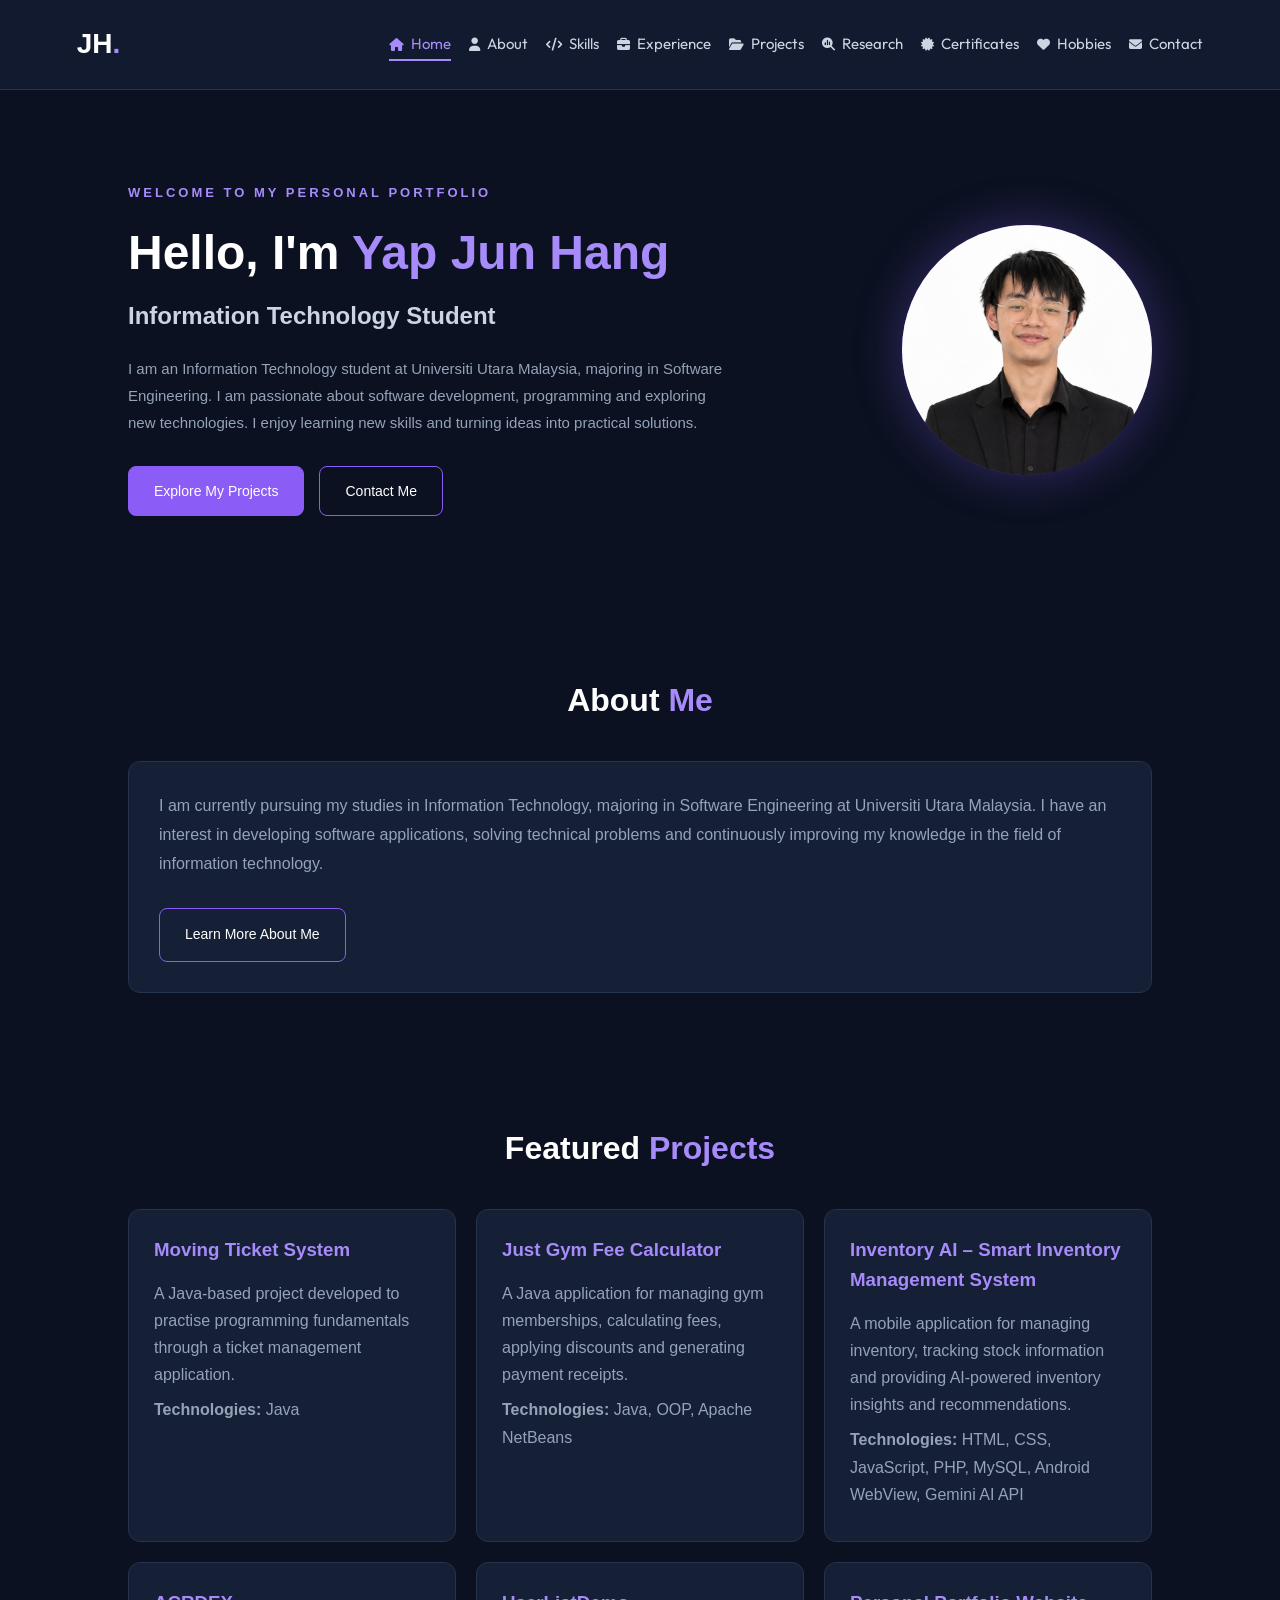
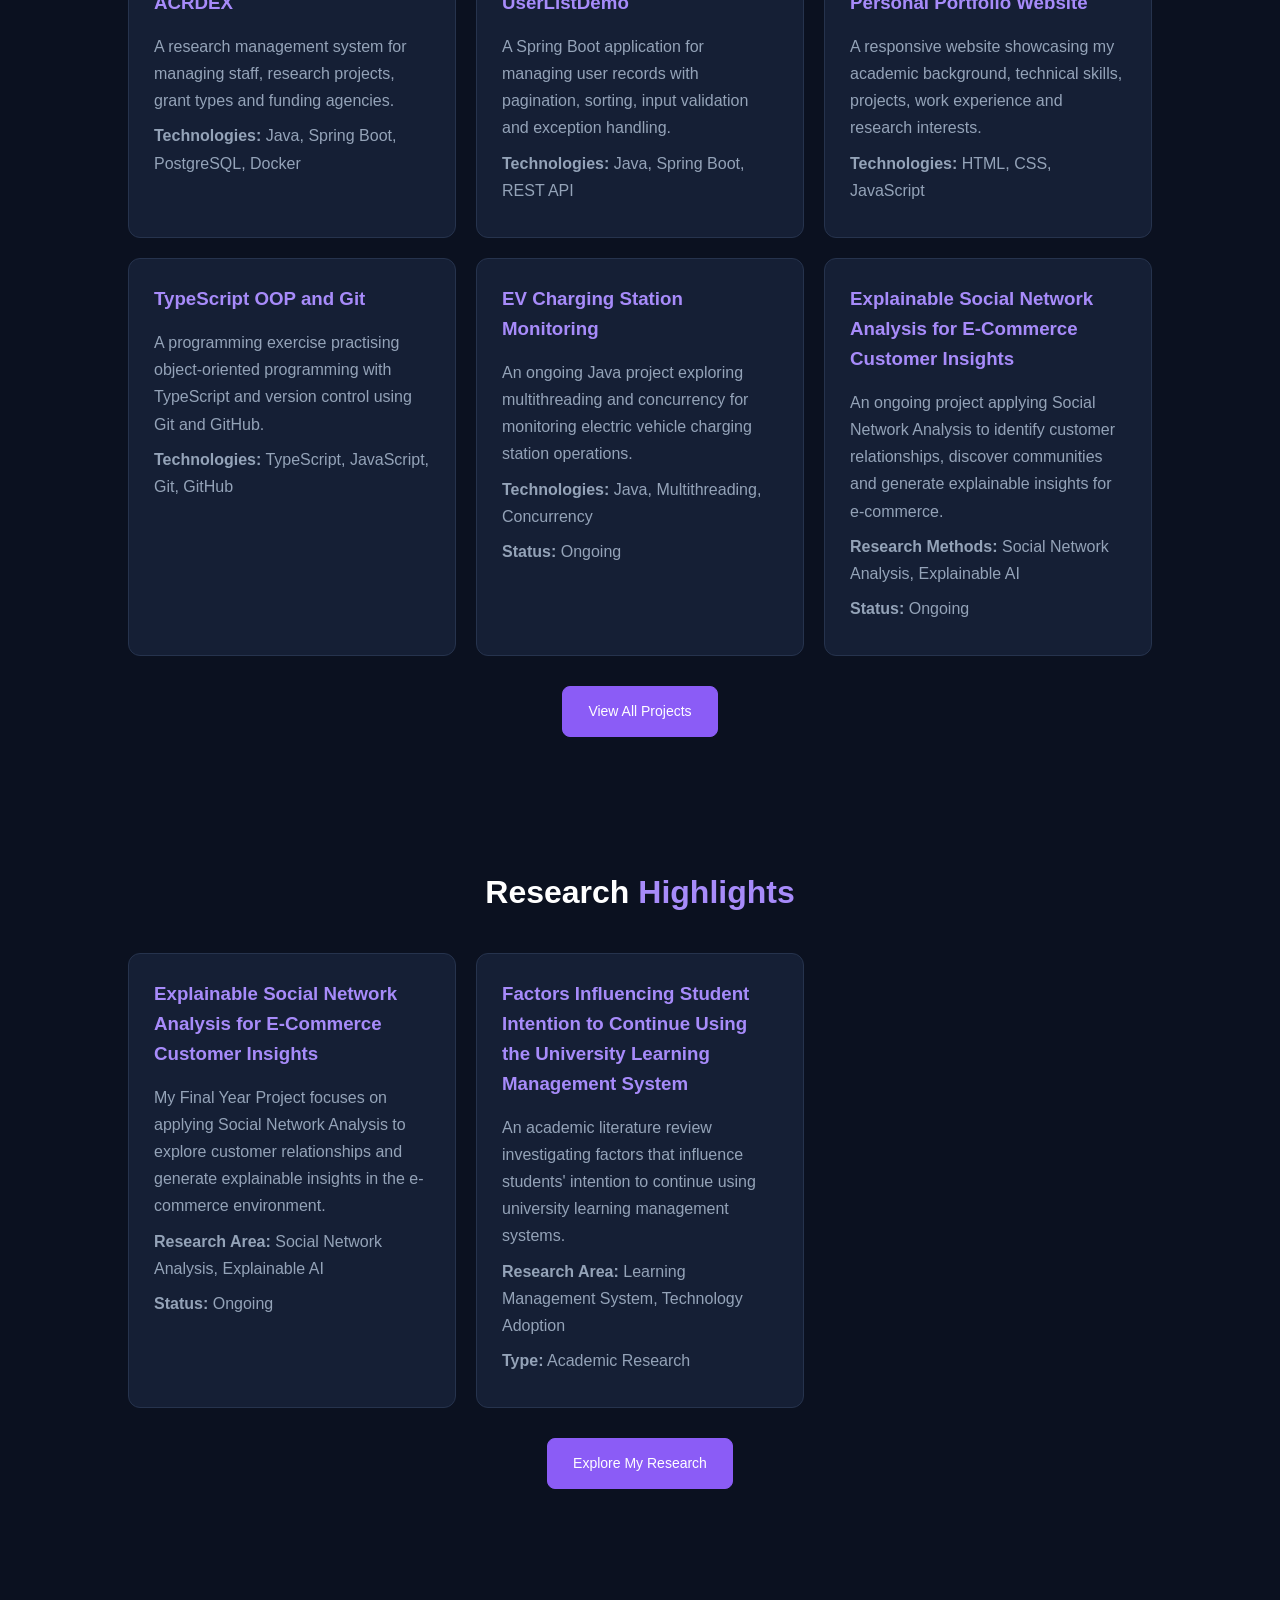
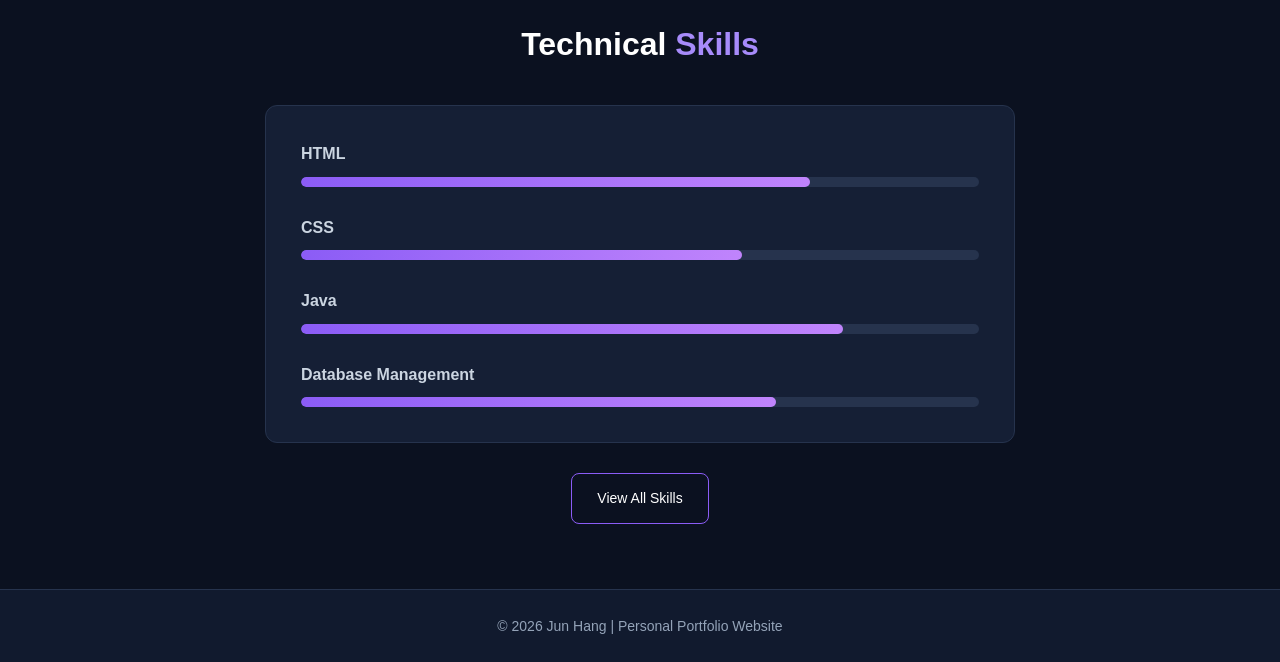
<file: index.html>
<!DOCTYPE html>
<html lang="en">
<head>
    <meta charset="UTF-8">
    <meta name="viewport" content="width=device-width, initial-scale=1.0">

    <meta name="description" content="Personal portfolio of Jun Hang, an Information Technology student majoring in Software Engineering at Universiti Utara Malaysia.">

    <title>Home | Jun Hang Portfolio</title>

    <link rel="stylesheet" href="style.css">
    <link rel="stylesheet" href="https://cdnjs.cloudflare.com/ajax/libs/font-awesome/6.5.2/css/all.min.css">
    <link rel="icon" type="image/svg+xml" href="favicon.svg">
</head>

<body>

<header class="navbar">
    <a href="index.html" class="logo">JH<span>.</span></a>

    <nav>
        <a href="index.html" class="active">
            <i class="fa-solid fa-house"></i> Home
        </a>

        <a href="about.html">
            <i class="fa-solid fa-user"></i> About
        </a>

        <a href="skills.html">
            <i class="fa-solid fa-code"></i> Skills
        </a>

        <a href="experience.html">
            <i class="fa-solid fa-briefcase"></i> Experience
        </a>

        <a href="projects.html">
            <i class="fa-solid fa-folder-open"></i> Projects
        </a>

        <a href="research.html">
            <i class="fa-solid fa-magnifying-glass-chart"></i> Research
        </a>

        <a href="certifications.html">
            <i class="fa-solid fa-certificate"></i> Certificates
        </a>

        <a href="hobbies.html">
            <i class="fa-solid fa-heart"></i> Hobbies
        </a>

        <a href="contact.html">
            <i class="fa-solid fa-envelope"></i> Contact
        </a>
    </nav>
</header>


<!-- Hero Section -->
<section class="hero reveal">

    <div class="hero-text">

        <p class="welcome">WELCOME TO MY PERSONAL PORTFOLIO</p>

        <h1>Hello, I'm <span>Yap Jun Hang</span></h1>

        <h2>Information Technology Student</h2>

        <p class="description">
            I am an Information Technology student at
            Universiti Utara Malaysia, majoring in Software
            Engineering. I am passionate about software
            development, programming and exploring new
            technologies. I enjoy learning new skills and
            turning ideas into practical solutions.
        </p>

        <div class="hero-buttons">

            <a href="projects.html" class="btn">
                Explore My Projects
            </a>

            <a href="contact.html" class="btn btn-outline">
                Contact Me
            </a>

        </div>

    </div>


    <!-- Profile Section -->
    <div class="hero-image">

        <div class="profile-circle">
            <img src="images/profile.JPG" alt="Jun Hang's Profile Photo">
        </div>

    </div>

</section>


<!-- About Me Preview -->
<section class="section reveal" id="about-preview">

    <h2>About <span>Me</span></h2>

    <div class="about-card">

        <p>
            I am currently pursuing my studies in Information
            Technology, majoring in Software Engineering at
            Universiti Utara Malaysia. I have an interest in
            developing software applications, solving technical
            problems and continuously improving my knowledge
            in the field of information technology.
        </p>

        <div class="hero-buttons">

            <a href="about.html" class="btn btn-outline">
                Learn More About Me
            </a>

        </div>

    </div>

</section>


<!-- Featured Projects -->
<section class="section reveal" id="projects-preview">

    <h2>Featured <span>Projects</span></h2>

    <div class="card-container">

        <!-- Project 1: Moving Ticket System -->
        <div class="card">
            <h3>Moving Ticket System</h3>

            <p>
                A Java-based project developed to practise
                programming fundamentals through a ticket
                management application.
            </p>

            <p>
                <strong>Technologies:</strong> Java
            </p>
        </div>


        <!-- Project 2: Just Gym Fee Calculator -->
        <div class="card">
            <h3>Just Gym Fee Calculator</h3>

            <p>
                A Java application for managing gym memberships,
                calculating fees, applying discounts and
                generating payment receipts.
            </p>

            <p>
                <strong>Technologies:</strong>
                Java, OOP, Apache NetBeans
            </p>
        </div>


        <!-- Project 3: Inventory AI -->
        <div class="card">
            <h3>Inventory AI – Smart Inventory Management System</h3>

            <p>
                A mobile application for managing inventory,
                tracking stock information and providing
                AI-powered inventory insights and recommendations.
            </p>

            <p>
                <strong>Technologies:</strong>
                HTML, CSS, JavaScript, PHP, MySQL, Android WebView,
                Gemini AI API
            </p>
        </div>


        <!-- Project 4: ACRDEX -->
        <div class="card">
            <h3>ACRDEX</h3>

            <p>
                A research management system for managing staff,
                research projects, grant types and funding agencies.
            </p>

            <p>
                <strong>Technologies:</strong>
                Java, Spring Boot, PostgreSQL, Docker
            </p>
        </div>


        <!-- Project 5: UserListDemo -->
        <div class="card">
            <h3>UserListDemo</h3>

            <p>
                A Spring Boot application for managing user records
                with pagination, sorting, input validation and
                exception handling.
            </p>

            <p>
                <strong>Technologies:</strong>
                Java, Spring Boot, REST API
            </p>
        </div>


        <!-- Project 6: Personal Portfolio Website -->
        <div class="card">
            <h3>Personal Portfolio Website</h3>

            <p>
                A responsive website showcasing my academic
                background, technical skills, projects,
                work experience and research interests.
            </p>

            <p>
                <strong>Technologies:</strong> HTML, CSS, JavaScript
            </p>
        </div>


        <!-- Project 7: TypeScript OOP and Git -->
        <div class="card">
            <h3>TypeScript OOP and Git</h3>

            <p>
                A programming exercise practising object-oriented
                programming with TypeScript and version control
                using Git and GitHub.
            </p>

            <p>
                <strong>Technologies:</strong>
                TypeScript, JavaScript, Git, GitHub
            </p>
        </div>


        <!-- Project 8: EV Charging Station Monitoring -->
        <div class="card">
            <h3>EV Charging Station Monitoring</h3>

            <p>
                An ongoing Java project exploring multithreading
                and concurrency for monitoring electric vehicle
                charging station operations.
            </p>

            <p>
                <strong>Technologies:</strong>
                Java, Multithreading, Concurrency
            </p>

            <p>
                <strong>Status:</strong> Ongoing
            </p>
        </div>


        <!-- Project 9: Final Year Project -->
        <div class="card">
            <h3>
                Explainable Social Network Analysis for
                E-Commerce Customer Insights
            </h3>

            <p>
                An ongoing project applying Social Network Analysis
                to identify customer relationships, discover
                communities and generate explainable insights
                for e-commerce.
            </p>

            <p>
                <strong>Research Methods:</strong>
                Social Network Analysis, Explainable AI
            </p>

            <p>
                <strong>Status:</strong> Ongoing
            </p>
        </div>

    </div>

    <div class="hero-buttons" style="justify-content: center;">

        <a href="projects.html" class="btn">
            View All Projects
        </a>

    </div>

</section>


<!-- Research Highlights -->
<section class="section reveal" id="research-preview">

    <h2>Research <span>Highlights</span></h2>

    <div class="card-container">

        <!-- Research 1 -->
        <div class="card">

            <h3>
                Explainable Social Network Analysis for
                E-Commerce Customer Insights
            </h3>

            <p>
                My Final Year Project focuses on applying
                Social Network Analysis to explore customer
                relationships and generate explainable
                insights in the e-commerce environment.
            </p>

            <p>
                <strong>Research Area:</strong>
                Social Network Analysis, Explainable AI
            </p>

            <p>
                <strong>Status:</strong> Ongoing
            </p>

        </div>


        <!-- Research 2 -->
        <div class="card">

            <h3>
                Factors Influencing Student Intention to
                Continue Using the University Learning
                Management System
            </h3>

            <p>
                An academic literature review investigating
                factors that influence students' intention
                to continue using university learning
                management systems.
            </p>

            <p>
                <strong>Research Area:</strong>
                Learning Management System, Technology Adoption
            </p>

            <p>
                <strong>Type:</strong> Academic Research
            </p>

        </div>

    </div>

    <div class="hero-buttons" style="justify-content: center;">

        <a href="research.html" class="btn">
            Explore My Research
        </a>

    </div>

</section>


<!-- Skills Preview -->
<section class="section reveal" id="skills-preview">

    <h2>Technical <span>Skills</span></h2>

    <div class="skills-container">

        <div class="skill">
            <p>HTML</p>

            <div class="skill-bar">
                <div class="skill-level html"></div>
            </div>
        </div>


        <div class="skill">
            <p>CSS</p>

            <div class="skill-bar">
                <div class="skill-level css"></div>
            </div>
        </div>


        <div class="skill">
            <p>Java</p>

            <div class="skill-bar">
                <div class="skill-level java"></div>
            </div>
        </div>


        <div class="skill">
            <p>Database Management</p>

            <div class="skill-bar">
                <div class="skill-level database"></div>
            </div>
        </div>

    </div>

    <div class="hero-buttons" style="justify-content: center;">

        <a href="skills.html" class="btn btn-outline">
            View All Skills
        </a>

    </div>

</section>

<button id="backToTop" title="Back to Top">
    <i class="fa-solid fa-arrow-up"></i>
</button>

<!-- Footer -->
<footer>

    <p>
        © 2026 Jun Hang | Personal Portfolio Website
    </p>

</footer>

<script>
    const observer = new IntersectionObserver((entries) => {
        entries.forEach(entry => {
            if (entry.isIntersecting) {
                entry.target.classList.add('active');
                observer.unobserve(entry.target);
            }
        });
    }, {
        threshold: 0.15
    });

    document.querySelectorAll('.reveal').forEach(element => {
        observer.observe(element);
    });

    // Back to Top Button
    const backToTop = document.getElementById('backToTop');

    window.addEventListener('scroll', () => {
        if (window.scrollY > 300) {
            backToTop.style.display = 'flex';
        } else {
            backToTop.style.display = 'none';
        }
    });

    backToTop.addEventListener('click', () => {
        window.scrollTo({
            top: 0,
            behavior: 'smooth'
        });
    });
</script>
</body>
</html>
</file>
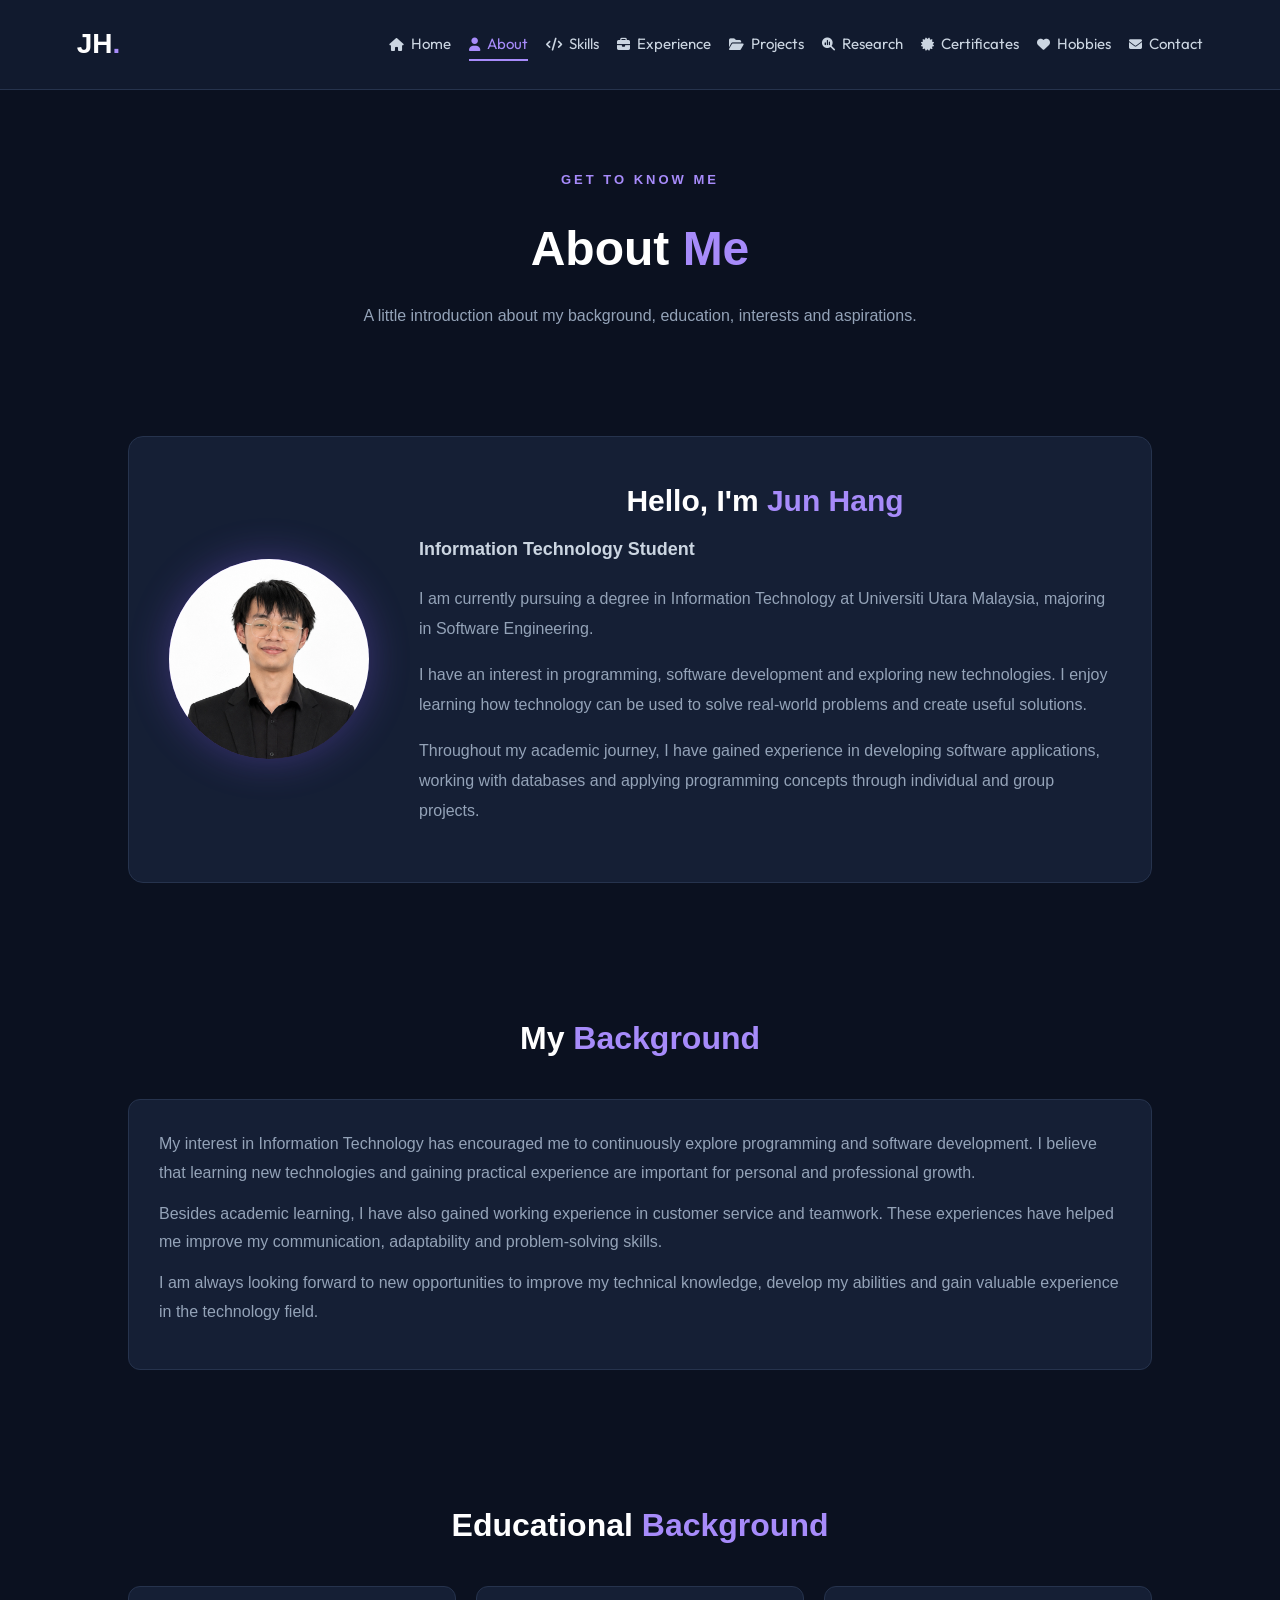
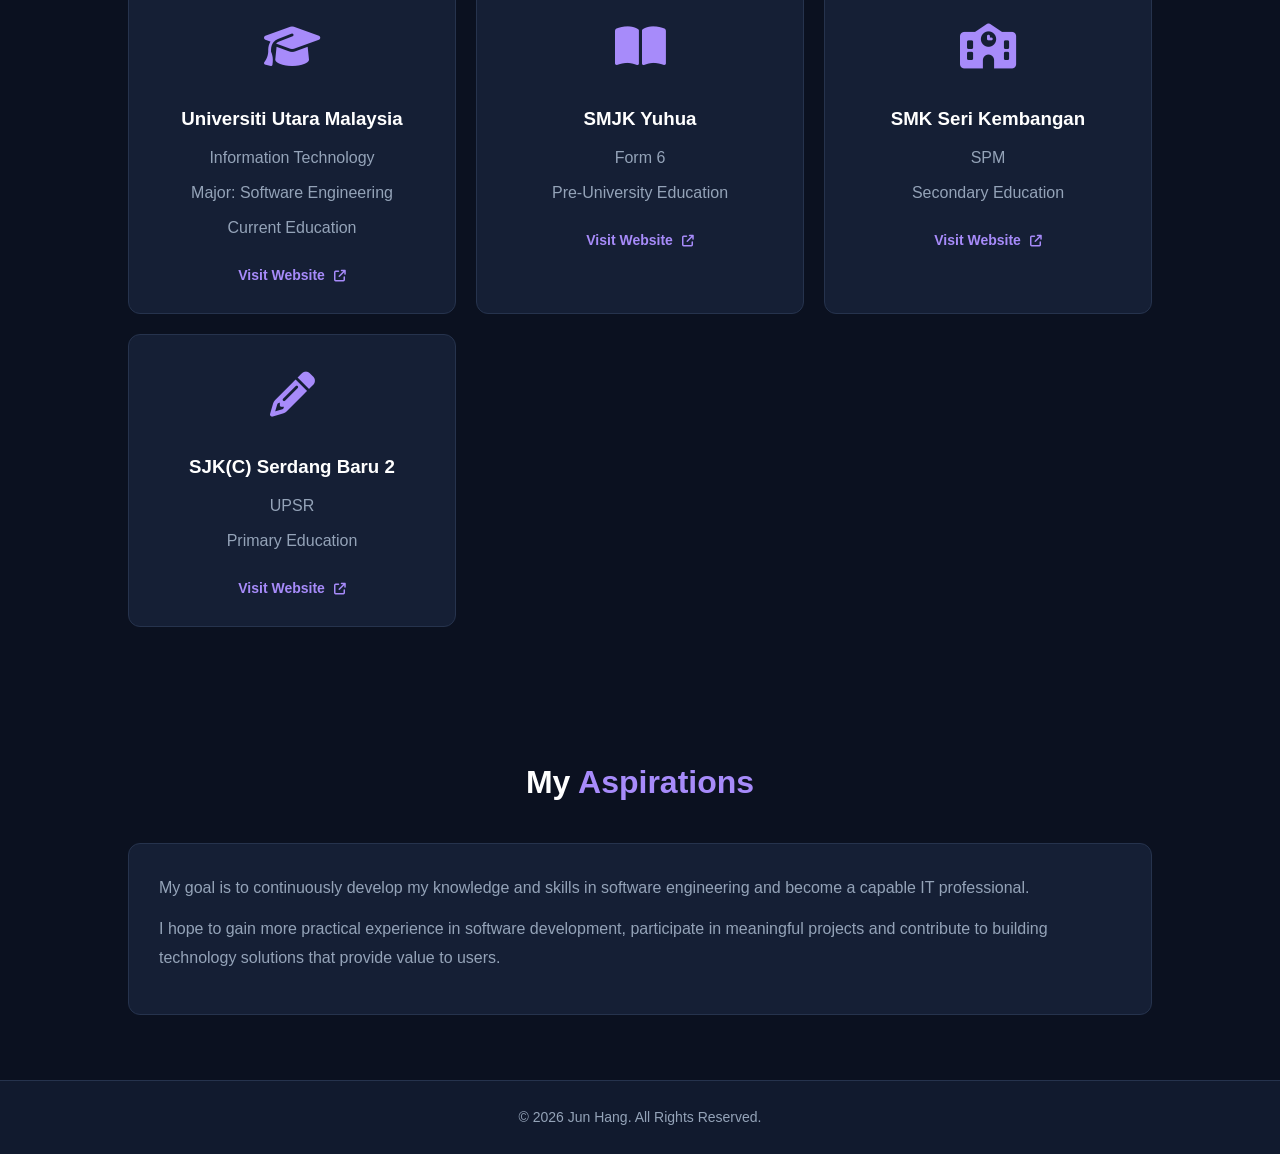
<file: about.html>
<!DOCTYPE html>
<html lang="en">
<head>
    <meta charset="UTF-8">
    <meta name="viewport" content="width=device-width, initial-scale=1.0">

    <meta name="description" content="Learn more about Jun Hang, an Information Technology student majoring in Software Engineering at Universiti Utara Malaysia.">

    <title>About Me | Jun Hang</title>

    <link rel="stylesheet" href="style.css">
    <link rel="stylesheet" href="https://cdnjs.cloudflare.com/ajax/libs/font-awesome/6.5.2/css/all.min.css">
    <link rel="icon" type="image/svg+xml" href="favicon.svg">
</head>

<body>

<header class="navbar">
    <a href="index.html" class="logo">JH<span>.</span></a>

    <nav>
        <a href="index.html">
            <i class="fa-solid fa-house"></i> Home
        </a>

        <a href="about.html" class="active">
            <i class="fa-solid fa-user"></i> About
        </a>

        <a href="skills.html">
            <i class="fa-solid fa-code"></i> Skills
        </a>

        <a href="experience.html">
            <i class="fa-solid fa-briefcase"></i> Experience
        </a>

        <a href="projects.html">
            <i class="fa-solid fa-folder-open"></i> Projects
        </a>

        <a href="research.html">
            <i class="fa-solid fa-magnifying-glass-chart"></i> Research
        </a>

        <a href="certifications.html">
            <i class="fa-solid fa-certificate"></i> Certificates
        </a>

        <a href="hobbies.html">
            <i class="fa-solid fa-heart"></i> Hobbies
        </a>

        <a href="contact.html">
            <i class="fa-solid fa-envelope"></i> Contact
        </a>
    </nav>
</header>

<!-- About Hero Section -->
<section class="about-hero reveal">
    <p class="welcome">GET TO KNOW ME</p>

    <h1>About <span>Me</span></h1>

    <p>
        A little introduction about my background,
        education, interests and aspirations.
    </p>
</section>

<!-- Personal Introduction -->
<section class="section reveal">
    <div class="about-intro-container">

        <div class="about-profile">
            <div class="about-profile-circle">
                <img src="images/profile.JPG" alt="Jun Hang's Profile Photo">
            </div>
        </div>

        <div class="about-intro-text">
            <h2>Hello, I'm <span>Jun Hang</span></h2>

            <h3>Information Technology Student</h3>

            <p>
                I am currently pursuing a degree in Information Technology
                at Universiti Utara Malaysia, majoring in Software Engineering.
            </p>

            <p>
                I have an interest in programming, software development
                and exploring new technologies. I enjoy learning how
                technology can be used to solve real-world problems
                and create useful solutions.
            </p>

            <p>
                Throughout my academic journey, I have gained experience
                in developing software applications, working with databases
                and applying programming concepts through individual
                and group projects.
            </p>
        </div>

    </div>
</section>

<!-- Personal Background -->
<section class="section reveal">
    <h2>My <span>Background</span></h2>

    <div class="about-card">
        <p>
            My interest in Information Technology has encouraged me
            to continuously explore programming and software development.
            I believe that learning new technologies and gaining practical
            experience are important for personal and professional growth.
        </p>

        <p>
            Besides academic learning, I have also gained working
            experience in customer service and teamwork. These experiences
            have helped me improve my communication, adaptability
            and problem-solving skills.
        </p>

        <p>
            I am always looking forward to new opportunities to improve
            my technical knowledge, develop my abilities and gain
            valuable experience in the technology field.
        </p>
    </div>
</section>

<!-- Education -->
<section class="section reveal">
    <h2>Educational <span>Background</span></h2>

    <div class="card-container">

        <!-- University -->
        <div class="card education-card">
            <div class="education-icon">
                <i class="fa-solid fa-graduation-cap"></i>
            </div>

            <h3>
                <a href="https://www.uum.edu.my/"
                   target="_blank"
                   rel="noopener noreferrer">
                    Universiti Utara Malaysia
                </a>
            </h3>

            <p>Information Technology</p>
            <p>Major: Software Engineering</p>
            <p>Current Education</p>

            <a href="https://www.uum.edu.my/"
               target="_blank"
               rel="noopener noreferrer"
               class="school-link">
                Visit Website <i class="fa-solid fa-arrow-up-right-from-square"></i>
            </a>
        </div>

        <!-- Pre-University -->
        <div class="card education-card">
            <div class="education-icon">
                <i class="fa-solid fa-book-open"></i>
            </div>

            <h3>
                <a href="https://www.yuhua.edu.my/"
                   target="_blank"
                   rel="noopener noreferrer">
                    SMJK Yuhua
                </a>
            </h3>

            <p>Form 6</p>
            <p>Pre-University Education</p>

            <a href="https://www.yuhua.edu.my/"
               target="_blank"
               rel="noopener noreferrer"
               class="school-link">
                Visit Website <i class="fa-solid fa-arrow-up-right-from-square"></i>
            </a>
        </div>

        <!-- Secondary School -->
        <div class="card education-card">
            <div class="education-icon">
                <i class="fa-solid fa-school"></i>
            </div>

            <h3>
                <a href="https://sites.google.com/moe-dl.edu.my/smkserikembangan/"
                   target="_blank"
                   rel="noopener noreferrer">
                    SMK Seri Kembangan
                </a>
            </h3>

            <p>SPM</p>
            <p>Secondary Education</p>

            <a href="https://sites.google.com/moe-dl.edu.my/smkserikembangan/"
               target="_blank"
               rel="noopener noreferrer"
               class="school-link">
                Visit Website <i class="fa-solid fa-arrow-up-right-from-square"></i>
            </a>
        </div>

        <!-- Primary School -->
        <div class="card education-card">
            <div class="education-icon">
                <i class="fa-solid fa-pencil"></i>
            </div>

            <h3>
                <a href="https://serdangbaru2.edu.my/"
                   target="_blank"
                   rel="noopener noreferrer">
                    SJK(C) Serdang Baru 2
                </a>
            </h3>

            <p>UPSR</p>
            <p>Primary Education</p>

            <a href="https://serdangbaru2.edu.my/"
               target="_blank"
               rel="noopener noreferrer"
               class="school-link">
                Visit Website <i class="fa-solid fa-arrow-up-right-from-square"></i>
            </a>
        </div>

    </div>
</section>

<!-- Personal Goals -->
<section class="section reveal">
    <h2>My <span>Aspirations</span></h2>

    <div class="about-card">
        <p>
            My goal is to continuously develop my knowledge and skills
            in software engineering and become a capable IT professional.
        </p>

        <p>
            I hope to gain more practical experience in software
            development, participate in meaningful projects and
            contribute to building technology solutions that
            provide value to users.
        </p>
    </div>
</section>

<!-- Back to Top Button -->
<button id="backToTop" title="Back to Top">
    <i class="fa-solid fa-arrow-up"></i>
</button>

<!-- Footer -->
<footer>
    <p>&copy; 2026 Jun Hang. All Rights Reserved.</p>
</footer>

<script>
    // Scroll Reveal Animation
    const observer = new IntersectionObserver((entries) => {
        entries.forEach(entry => {
            if (entry.isIntersecting) {
                entry.target.classList.add('active');
                observer.unobserve(entry.target);
            }
        });
    }, {
        threshold: 0.15
    });

    document.querySelectorAll('.reveal').forEach(element => {
        observer.observe(element);
    });

    // Back to Top Button
    const backToTop = document.getElementById('backToTop');

    window.addEventListener('scroll', () => {
        if (window.scrollY > 300) {
            backToTop.style.display = 'flex';
        } else {
            backToTop.style.display = 'none';
        }
    });

    backToTop.addEventListener('click', () => {
        window.scrollTo({
            top: 0,
            behavior: 'smooth'
        });
    });
</script>

</body>
</html>
</file>
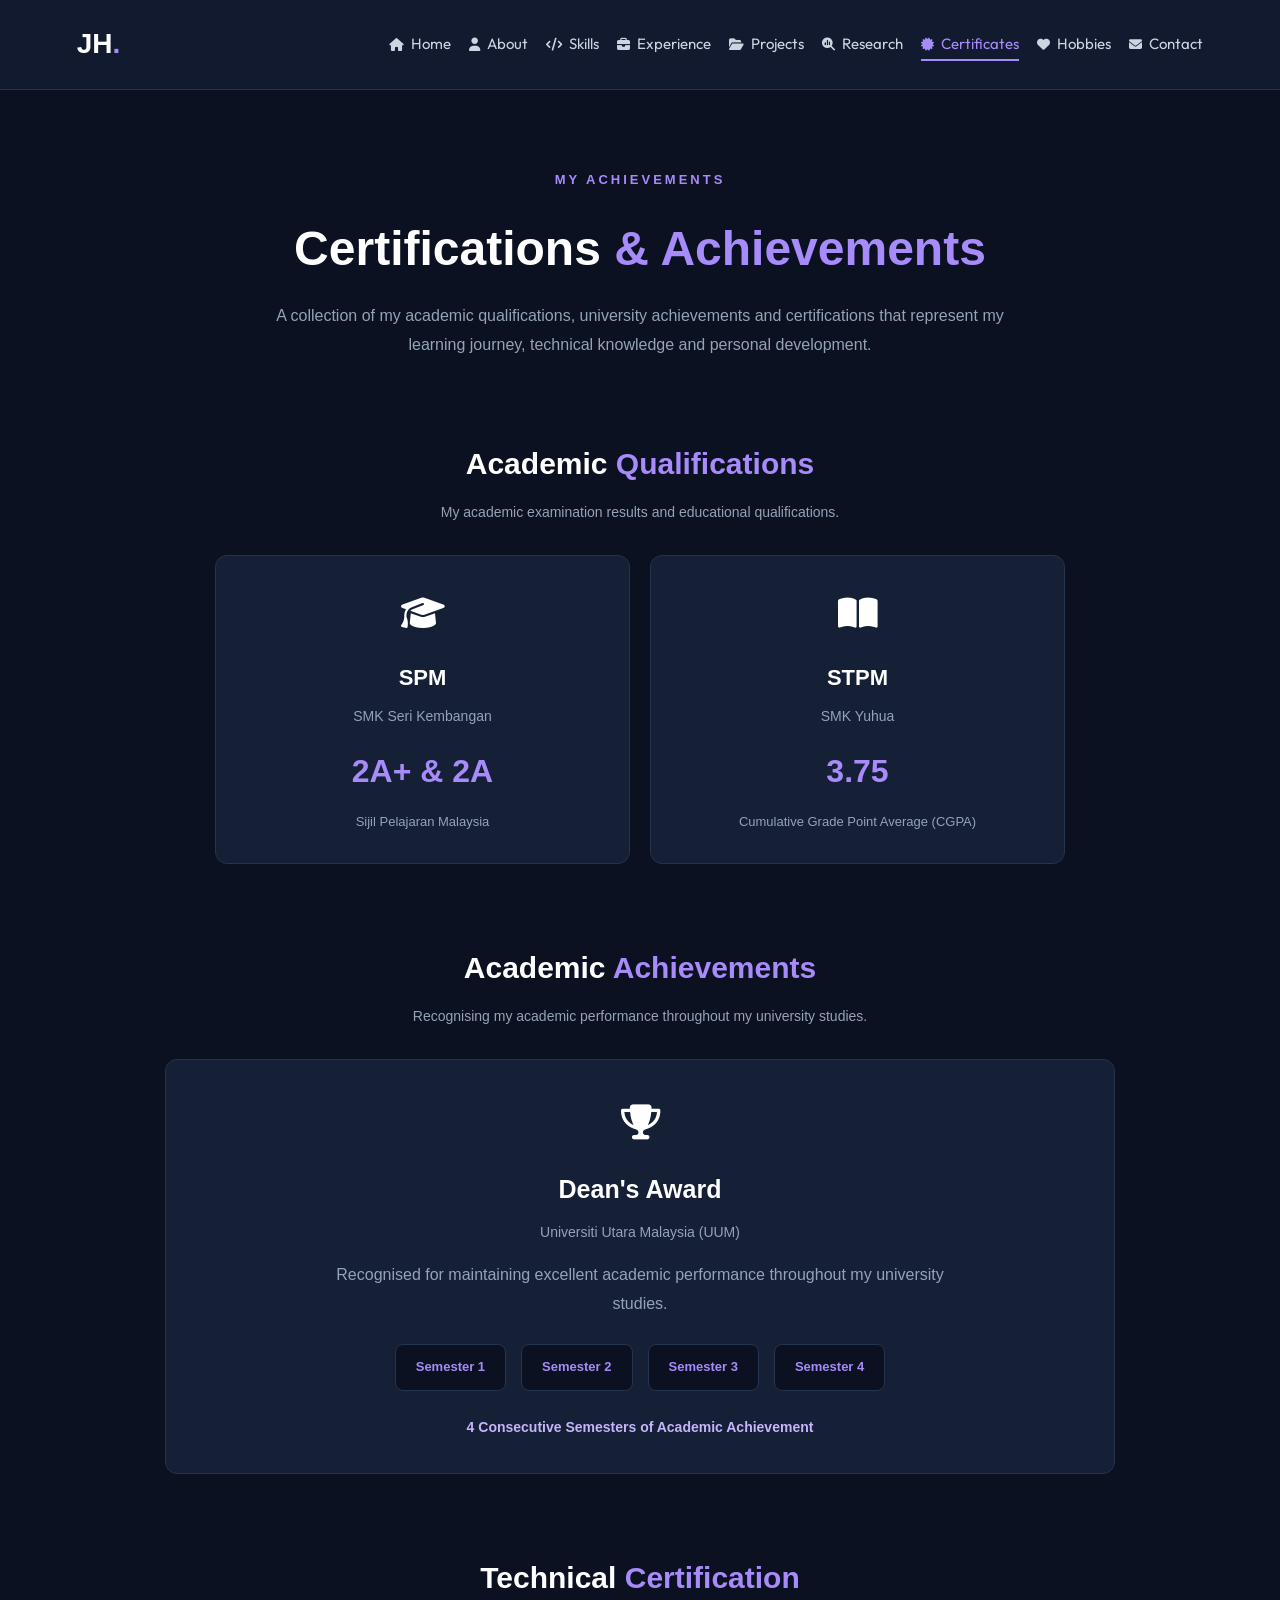
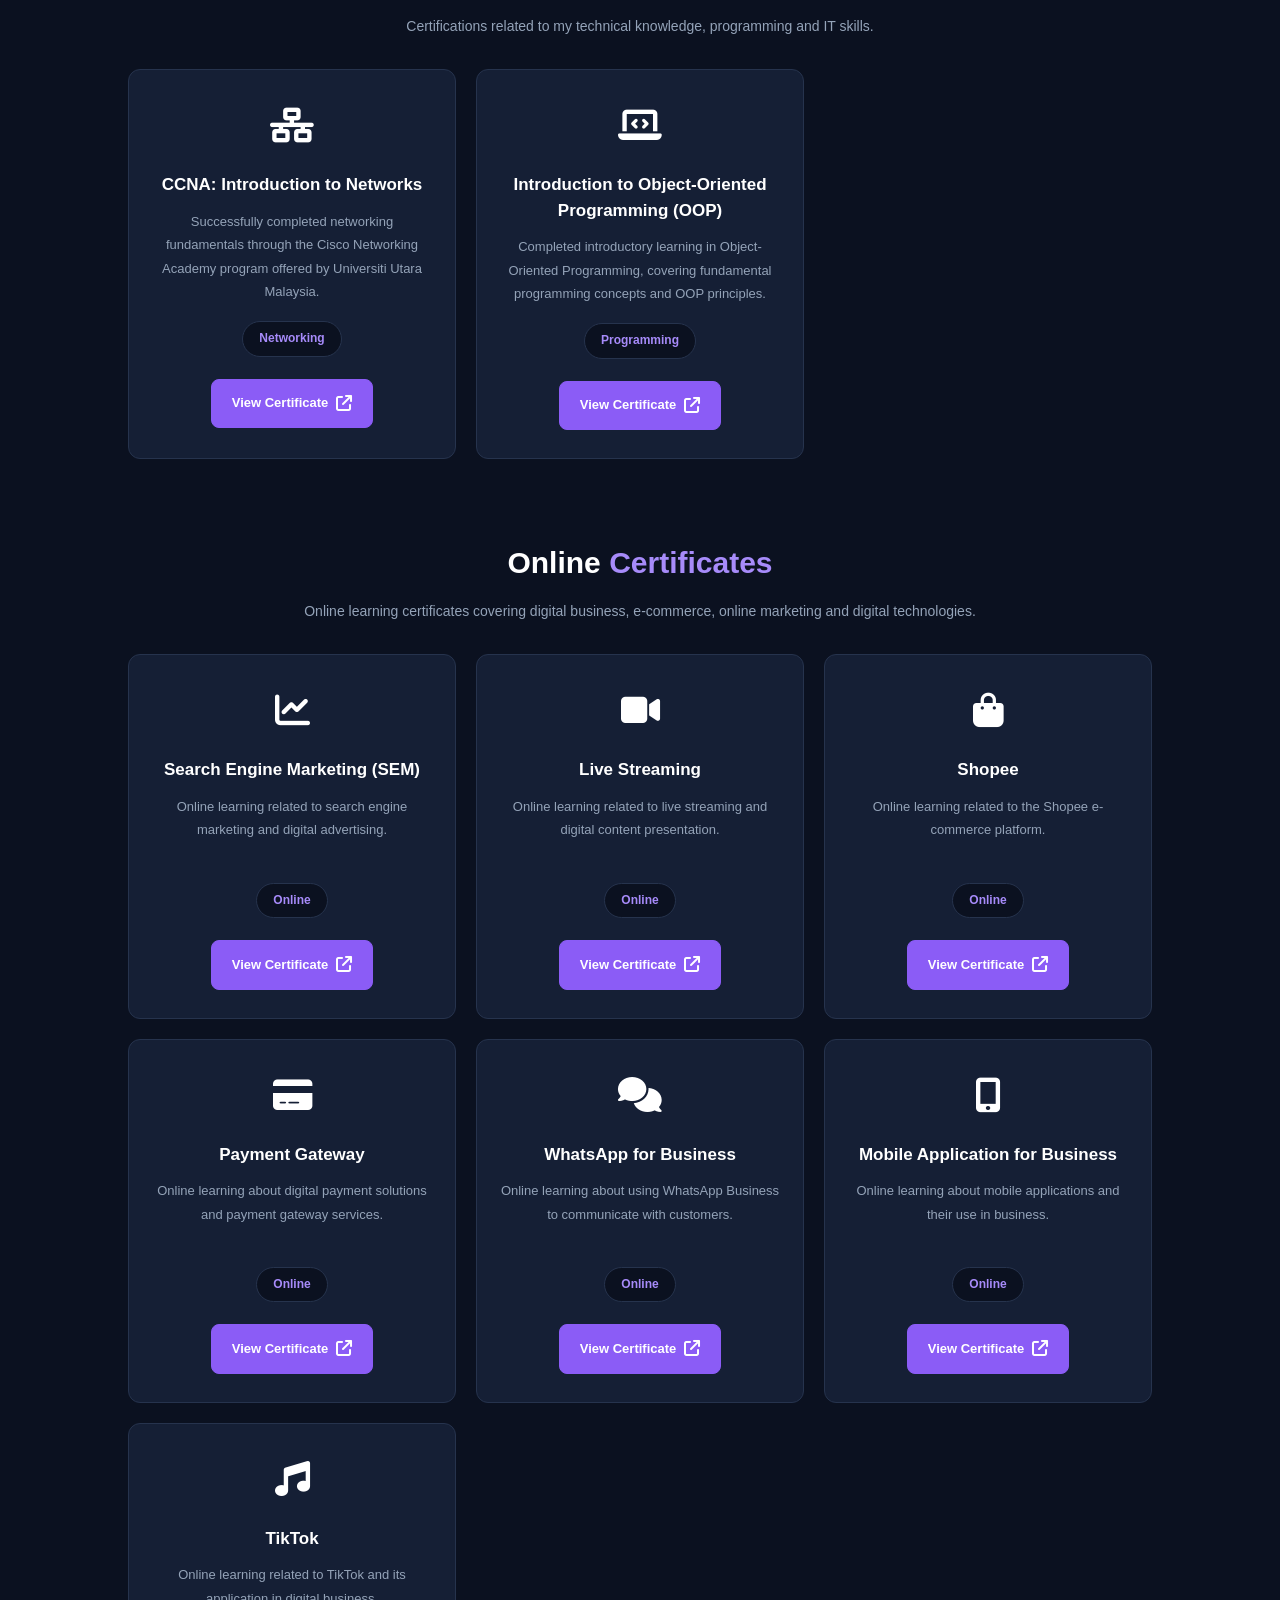
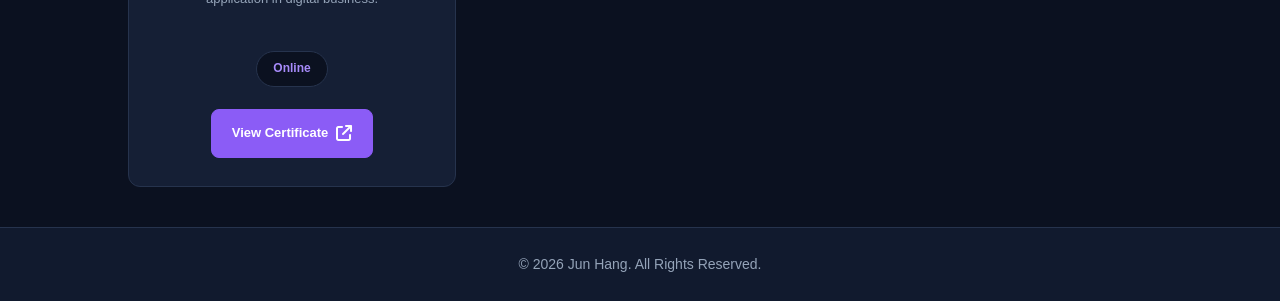
<file: certifications.html>
<!DOCTYPE html>
<html lang="en">
<head>
    <meta charset="UTF-8">
    <meta name="viewport" content="width=device-width, initial-scale=1.0">

    <meta name="description" content="Explore Jun Hang's academic qualifications, achievements and professional certifications.">

    <title>Certifications & Achievements | Jun Hang</title>

    <link rel="stylesheet" href="style.css">
    <link rel="stylesheet" href="https://cdnjs.cloudflare.com/ajax/libs/font-awesome/6.5.2/css/all.min.css">
    <link rel="icon" type="image/svg+xml" href="favicon.svg">
</head>

<body>

<header class="navbar">
    <a href="index.html" class="logo">JH<span>.</span></a>

    <nav>
        <a href="index.html">
            <i class="fa-solid fa-house"></i> Home
        </a>

        <a href="about.html">
            <i class="fa-solid fa-user"></i> About
        </a>

        <a href="skills.html">
            <i class="fa-solid fa-code"></i> Skills
        </a>

        <a href="experience.html">
            <i class="fa-solid fa-briefcase"></i> Experience
        </a>

        <a href="projects.html">
            <i class="fa-solid fa-folder-open"></i> Projects
        </a>

        <a href="research.html">
            <i class="fa-solid fa-magnifying-glass-chart"></i> Research
        </a>

        <a href="certifications.html" class="active">
            <i class="fa-solid fa-certificate"></i> Certificates
        </a>

        <a href="hobbies.html">
            <i class="fa-solid fa-heart"></i> Hobbies
        </a>

        <a href="contact.html">
            <i class="fa-solid fa-envelope"></i> Contact
        </a>
    </nav>
</header>


<!-- Certifications Hero -->
<section class="certifications-hero reveal">
    <p class="welcome">MY ACHIEVEMENTS</p>

    <h1>Certifications <span>& Achievements</span></h1>

    <p>
        A collection of my academic qualifications, university achievements
        and certifications that represent my learning journey,
        technical knowledge and personal development.
    </p>
</section>


<!-- Academic Qualifications -->
<section class="certification-section reveal">

    <h2>Academic <span>Qualifications</span></h2>

    <p class="certification-description">
        My academic examination results and educational qualifications.
    </p>

    <div class="qualification-container">

        <!-- SPM -->
        <div class="qualification-card">

            <div class="certification-icon">
                <i class="fa-solid fa-graduation-cap"></i>
            </div>

            <h3>SPM</h3>

            <p class="institution">
                SMK Seri Kembangan
            </p>

            <div class="result-highlight">
                2A+ & 2A
            </div>

            <p class="result-label">
                Sijil Pelajaran Malaysia
            </p>

        </div>


        <!-- STPM -->
        <div class="qualification-card">

            <div class="certification-icon">
                <i class="fa-solid fa-book-open"></i>
            </div>

            <h3>STPM</h3>

            <p class="institution">
                SMK Yuhua
            </p>

            <div class="result-highlight">
                3.75
            </div>

            <p class="result-label">
                Cumulative Grade Point Average (CGPA)
            </p>

        </div>

    </div>

</section>


<!-- Academic Achievements -->
<section class="certification-section reveal">

    <h2>Academic <span>Achievements</span></h2>

    <p class="certification-description">
        Recognising my academic performance throughout my university studies.
    </p>

    <div class="dean-container">

        <div class="dean-card">

            <div class="certification-icon">
                <i class="fa-solid fa-trophy"></i>
            </div>

            <h3>Dean's Award</h3>

            <p class="institution">
                Universiti Utara Malaysia (UUM)
            </p>

            <p class="dean-description">
                Recognised for maintaining excellent academic performance
                throughout my university studies.
            </p>

            <div class="semester-list">
                <span>Semester 1</span>
                <span>Semester 2</span>
                <span>Semester 3</span>
                <span>Semester 4</span>
            </div>

            <p class="achievement-summary">
                4 Consecutive Semesters of Academic Achievement
            </p>

        </div>

    </div>

</section>


<!-- Technical Certification -->
<section class="certification-section reveal">

    <h2>Technical <span>Certification</span></h2>

    <p class="certification-description">
        Certifications related to my technical knowledge, programming and IT skills.
    </p>

    <div class="certificates-container">

        <!-- CCNA Certificate -->
        <div class="certificate-card">

            <div class="certification-icon">
                <i class="fa-solid fa-network-wired"></i>
            </div>

            <h3>CCNA: Introduction to Networks</h3>

            <p>
                Successfully completed networking fundamentals through
                the Cisco Networking Academy program offered by
                Universiti Utara Malaysia.
            </p>

            <div class="certificate-category">
                Networking
            </div>

            <!-- View Certificate Button -->
            <div class="certificate-action">
                <a href="view-certificate.html?file=ccna-introduction-to-networks.pdf"
                   target="_blank"
                   rel="noopener noreferrer"
                   class="view-certificate">

                    View Certificate
                    <span>
                <i class="fa-solid fa-arrow-up-right-from-square"></i>
            </span>

                </a>
            </div>

        </div>

        <!-- OOP Certificate -->
        <div class="certificate-card">

            <div class="certification-icon">
                <i class="fa-solid fa-laptop-code"></i>
            </div>

            <h3>Introduction to Object-Oriented Programming (OOP)</h3>

            <p>
                Completed introductory learning in Object-Oriented Programming,
                covering fundamental programming concepts and OOP principles.
            </p>

            <div class="certificate-category">
                Programming
            </div>

            <!-- View Certificate Button -->
            <div class="certificate-action">
                <a href="view-certificate.html?file=oop-certificate.pdf"
                   target="_blank"
                   rel="noopener noreferrer"
                   class="view-certificate">

                    View Certificate
                    <span>
                        <i class="fa-solid fa-arrow-up-right-from-square"></i>
                    </span>

                </a>
            </div>

        </div>

    </div>

</section>



<!-- Online Certificates -->
<section class="certification-section reveal">

    <h2>Online <span>Certificates</span></h2>

    <p class="certification-description">
        Online learning certificates covering digital business,
        e-commerce, online marketing and digital technologies.
    </p>

    <div class="certificates-container">

        <!-- Search Engine Marketing -->
        <div class="certificate-card">

            <div class="certification-icon">
                <i class="fa-solid fa-chart-line"></i>
            </div>

            <h3>Search Engine Marketing (SEM)</h3>

            <p>
                Online learning related to search engine marketing
                and digital advertising.
            </p>

            <div class="certificate-category">Online</div>

            <div class="certificate-action">
                <a href="view-certificate.html?file=sem-certificate.pdf"
                   target="_blank"
                   rel="noopener noreferrer"
                   class="view-certificate">
                    View Certificate
                    <span>
                        <i class="fa-solid fa-arrow-up-right-from-square"></i>
                    </span>
                </a>
            </div>

        </div>


        <!-- Live Streaming -->
        <div class="certificate-card">

            <div class="certification-icon">
                <i class="fa-solid fa-video"></i>
            </div>

            <h3>Live Streaming</h3>

            <p>
                Online learning related to live streaming
                and digital content presentation.
            </p>

            <div class="certificate-category">Online</div>

            <div class="certificate-action">
                <a href="view-certificate.html?file=live-streaming-certificate.pdf"
                   target="_blank"
                   rel="noopener noreferrer"
                   class="view-certificate">
                    View Certificate
                    <span>
                        <i class="fa-solid fa-arrow-up-right-from-square"></i>
                    </span>
                </a>
            </div>

        </div>


        <!-- Shopee -->
        <div class="certificate-card">

            <div class="certification-icon">
                <i class="fa-solid fa-bag-shopping"></i>
            </div>

            <h3>Shopee</h3>

            <p>
                Online learning related to the Shopee
                e-commerce platform.
            </p>

            <div class="certificate-category">Online</div>

            <div class="certificate-action">
                <a href="view-certificate.html?file=shopee-certificate.pdf"
                   target="_blank"
                   rel="noopener noreferrer"
                   class="view-certificate">
                    View Certificate
                    <span>
                        <i class="fa-solid fa-arrow-up-right-from-square"></i>
                    </span>
                </a>
            </div>

        </div>


        <!-- Payment Gateway -->
        <div class="certificate-card">

            <div class="certification-icon">
                <i class="fa-solid fa-credit-card"></i>
            </div>

            <h3>Payment Gateway</h3>

            <p>
                Online learning about digital payment solutions
                and payment gateway services.
            </p>

            <div class="certificate-category">Online</div>

            <div class="certificate-action">
                <a href="view-certificate.html?file=payment-gateway-certificate.pdf"
                   target="_blank"
                   rel="noopener noreferrer"
                   class="view-certificate">
                    View Certificate
                    <span>
                        <i class="fa-solid fa-arrow-up-right-from-square"></i>
                    </span>
                </a>
            </div>

        </div>


        <!-- WhatsApp for Business -->
        <div class="certificate-card">

            <div class="certification-icon">
                <i class="fa-solid fa-comments"></i>
            </div>

            <h3>WhatsApp for Business</h3>

            <p>
                Online learning about using WhatsApp Business
                to communicate with customers.
            </p>

            <div class="certificate-category">Online</div>

            <div class="certificate-action">
                <a href="view-certificate.html?file=whatsapp-business-certificate.pdf"
                   target="_blank"
                   rel="noopener noreferrer"
                   class="view-certificate">
                    View Certificate
                    <span>
                        <i class="fa-solid fa-arrow-up-right-from-square"></i>
                    </span>
                </a>
            </div>

        </div>


        <!-- Mobile Application for Business -->
        <div class="certificate-card">

            <div class="certification-icon">
                <i class="fa-solid fa-mobile-screen-button"></i>
            </div>

            <h3>Mobile Application for Business</h3>

            <p>
                Online learning about mobile applications
                and their use in business.
            </p>

            <div class="certificate-category">Online</div>

            <div class="certificate-action">
                <a href="view-certificate.html?file=mobile-application-certificate.pdf"
                   target="_blank"
                   rel="noopener noreferrer"
                   class="view-certificate">
                    View Certificate
                    <span>
                        <i class="fa-solid fa-arrow-up-right-from-square"></i>
                    </span>
                </a>
            </div>

        </div>


        <!-- TikTok -->
        <div class="certificate-card">

            <div class="certification-icon">
                <i class="fa-solid fa-music"></i>
            </div>

            <h3>TikTok</h3>

            <p>
                Online learning related to TikTok
                and its application in digital business.
            </p>

            <div class="certificate-category">Online</div>

            <div class="certificate-action">
                <a href="view-certificate.html?file=tiktok-certificate.pdf"
                   target="_blank"
                   rel="noopener noreferrer"
                   class="view-certificate">
                    View Certificate
                    <span>
                        <i class="fa-solid fa-arrow-up-right-from-square"></i>
                    </span>
                </a>
            </div>

        </div>

    </div>

</section>

<!-- Back to Top Button -->
<button id="backToTop" title="Back to Top">
    <i class="fa-solid fa-arrow-up"></i>
</button>

<!-- Footer -->
<footer>
    <p>&copy; 2026 Jun Hang. All Rights Reserved.</p>
</footer>

<script>
    // Scroll Reveal Animation
    const observer = new IntersectionObserver((entries) => {
        entries.forEach(entry => {
            if (entry.isIntersecting) {
                entry.target.classList.add('active');
                observer.unobserve(entry.target);
            }
        });
    }, {
        threshold: 0.15
    });

    document.querySelectorAll('.reveal').forEach(element => {
        observer.observe(element);
    });

    // Back to Top Button
    const backToTop = document.getElementById('backToTop');

    window.addEventListener('scroll', () => {
        if (window.scrollY > 300) {
            backToTop.style.display = 'flex';
        } else {
            backToTop.style.display = 'none';
        }
    });

    backToTop.addEventListener('click', () => {
        window.scrollTo({
            top: 0,
            behavior: 'smooth'
        });
    });
</script>

</body>
</html>
</file>
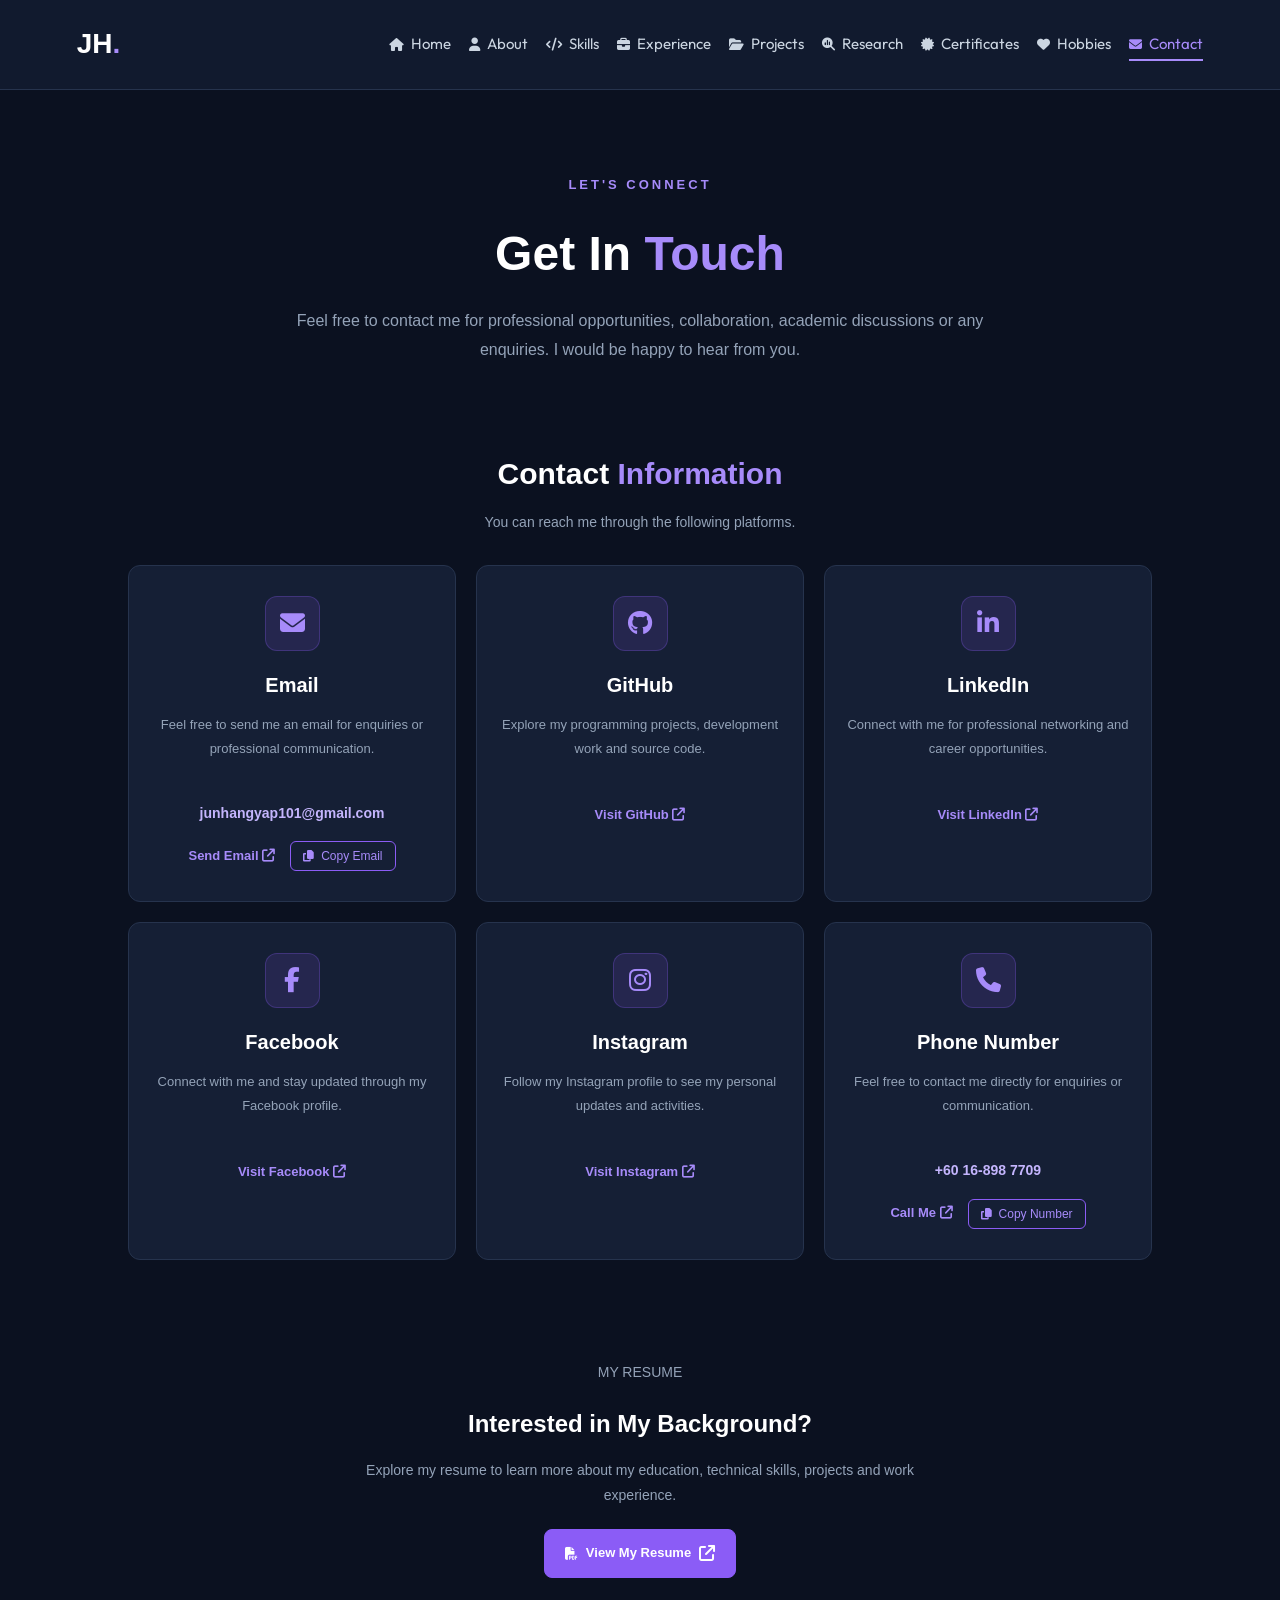
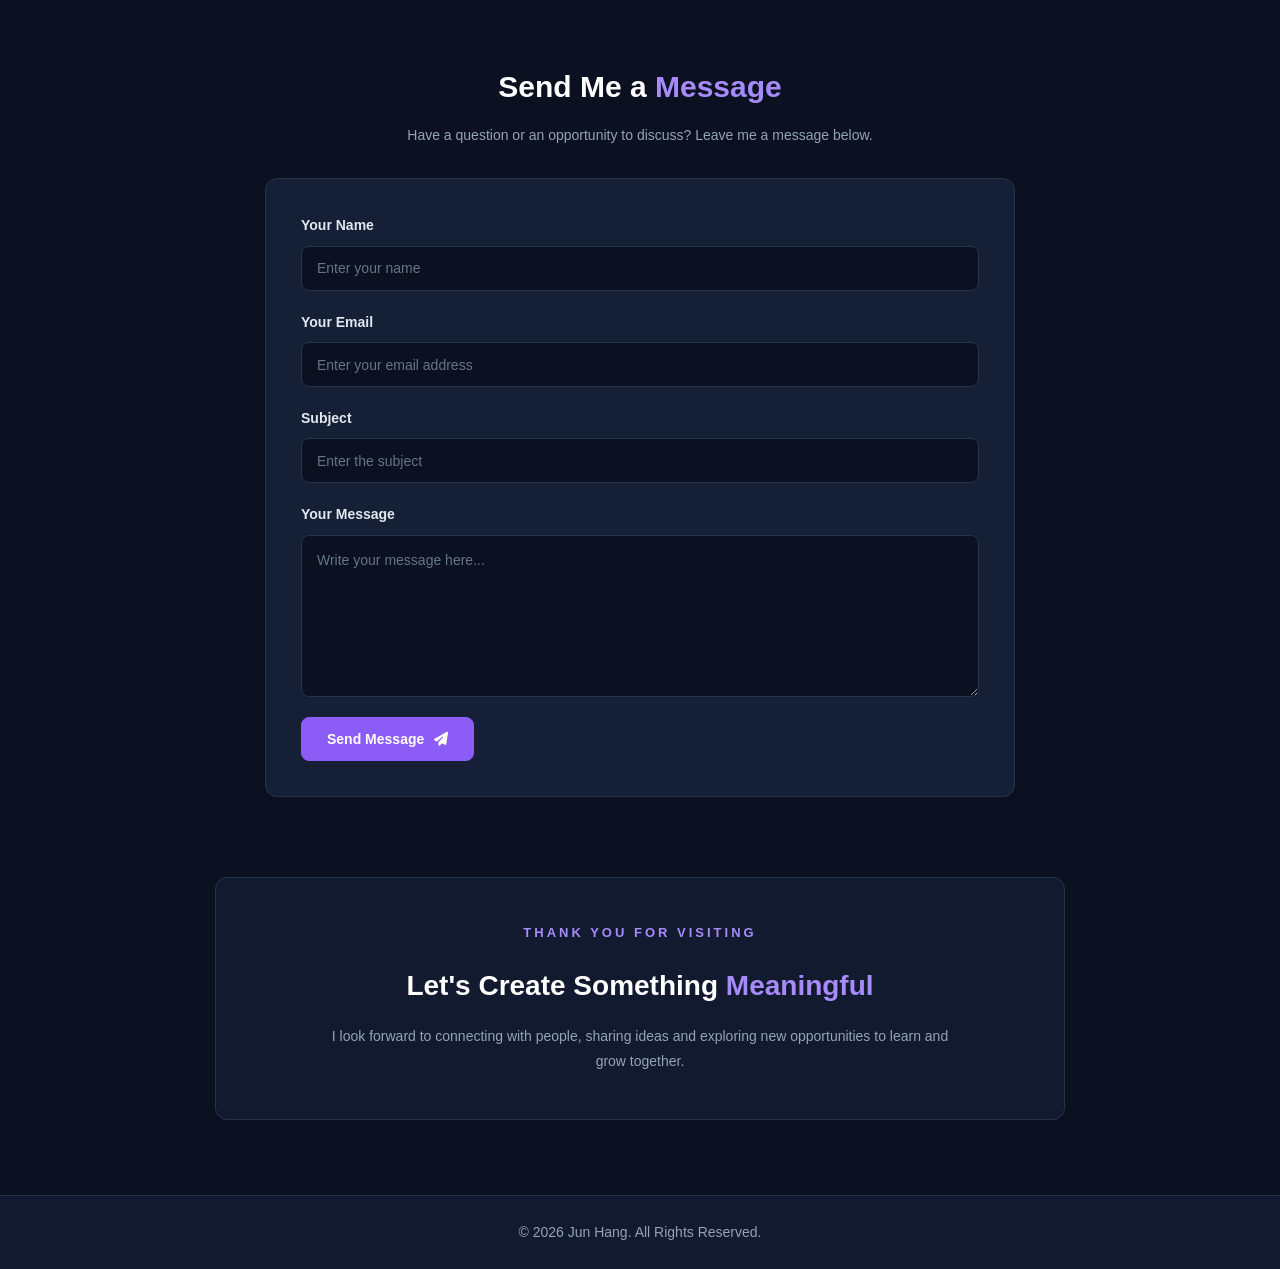
<file: contact.html>
<!DOCTYPE html>
<html lang="en">
<head>
    <meta charset="UTF-8">
    <meta name="viewport" content="width=device-width, initial-scale=1.0">

    <meta name="description" content="Get in touch with Jun Hang for professional connections, collaboration and enquiries.">

    <title>Contact Me | Jun Hang</title>

    <link rel="stylesheet" href="style.css">
    <link rel="stylesheet" href="https://cdnjs.cloudflare.com/ajax/libs/font-awesome/6.5.2/css/all.min.css">
    <link rel="icon" type="image/svg+xml" href="favicon.svg">
</head>

<body>

<header class="navbar">
    <a href="index.html" class="logo">JH<span>.</span></a>

    <nav>
        <a href="index.html">
            <i class="fa-solid fa-house"></i> Home
        </a>

        <a href="about.html">
            <i class="fa-solid fa-user"></i> About
        </a>

        <a href="skills.html">
            <i class="fa-solid fa-code"></i> Skills
        </a>

        <a href="experience.html">
            <i class="fa-solid fa-briefcase"></i> Experience
        </a>

        <a href="projects.html">
            <i class="fa-solid fa-folder-open"></i> Projects
        </a>

        <a href="research.html">
            <i class="fa-solid fa-magnifying-glass-chart"></i> Research
        </a>

        <a href="certifications.html">
            <i class="fa-solid fa-certificate"></i> Certificates
        </a>

        <a href="hobbies.html">
            <i class="fa-solid fa-heart"></i> Hobbies
        </a>

        <a href="contact.html" class="active">
            <i class="fa-solid fa-envelope"></i> Contact
        </a>
    </nav>
</header>


<!-- Contact Hero -->
<section class="contact-hero reveal">

    <p class="welcome">LET'S CONNECT</p>

    <h1>Get In <span>Touch</span></h1>

    <p>
        Feel free to contact me for professional opportunities,
        collaboration, academic discussions or any enquiries.
        I would be happy to hear from you.
    </p>

</section>


<!-- Contact Information -->
<section class="contact-section reveal">

    <h2>Contact <span>Information</span></h2>

    <p class="contact-description">
        You can reach me through the following platforms.
    </p>


    <div class="contact-container">

        <!-- Email -->
        <div class="contact-card">
            <div class="contact-icon">
                <i class="fa-solid fa-envelope"></i>
            </div>

            <h3>Email</h3>

            <p>
                Feel free to send me an email for enquiries
                or professional communication.
            </p>

            <p class="email-address" id="emailAddress">
                junhangyap101@gmail.com
            </p>

            <div class="email-actions">

                <a href="mailto:junhangyap101@gmail.com"
                   class="contact-link">
                    Send Email <i class="fa-solid fa-arrow-up-right-from-square"></i>
                </a>

                <button type="button"
                        class="copy-email-button"
                        onclick="copyEmail()">

                    <i class="fa-solid fa-copy"></i>
                    <span id="copyText">Copy Email</span>

                </button>

            </div>
        </div>


        <!-- GitHub -->
        <div class="contact-card">
            <div class="contact-icon">
                <i class="fa-brands fa-github"></i>
            </div>
            <h3>GitHub</h3>
            <p>
                Explore my programming projects,
                development work and source code.
            </p>
            <a href="https://github.com/junhang101"
               target="_blank"
               rel="noopener noreferrer"
               class="contact-link">
                Visit GitHub <i class="fa-solid fa-arrow-up-right-from-square"></i>
            </a>
        </div>


        <!-- LinkedIn -->
        <div class="contact-card">
            <div class="contact-icon">
                <i class="fa-brands fa-linkedin-in"></i>
            </div>
            <h3>LinkedIn</h3>
            <p>
                Connect with me for professional networking
                and career opportunities.
            </p>
            <a href="https://www.linkedin.com/in/yap-jun-hang-873776410/"
               target="_blank"
               rel="noopener noreferrer"
               class="contact-link">
                Visit LinkedIn <i class="fa-solid fa-arrow-up-right-from-square"></i>
            </a>
        </div>


        <!-- Facebook -->
        <div class="contact-card">
            <div class="contact-icon">
                <i class="fa-brands fa-facebook-f"></i>
            </div>
            <h3>Facebook</h3>
            <p>
                Connect with me and stay updated
                through my Facebook profile.
            </p>
            <a href="https://www.facebook.com/yapjunhang7709"
               target="_blank"
               rel="noopener noreferrer"
               class="contact-link">
                Visit Facebook <i class="fa-solid fa-arrow-up-right-from-square"></i>
            </a>
        </div>


        <!-- Instagram -->
        <div class="contact-card">
            <div class="contact-icon">
                <i class="fa-brands fa-instagram"></i>
            </div>
            <h3>Instagram</h3>
            <p>
                Follow my Instagram profile
                to see my personal updates and activities.
            </p>
            <a href="https://www.instagram.com/junhang0110/"
               target="_blank"
               rel="noopener noreferrer"
               class="contact-link">
                Visit Instagram <i class="fa-solid fa-arrow-up-right-from-square"></i>
            </a>
        </div>

        <!-- Phone Number -->
        <div class="contact-card">
            <div class="contact-icon">
                <i class="fa-solid fa-phone"></i>
            </div>

            <h3>Phone Number</h3>

            <p>
                Feel free to contact me directly
                for enquiries or communication.
            </p>

            <p class="phone-number" id="phoneNumber">
                +60 16-898 7709
            </p>

            <div class="email-actions">

                <a href="tel:+60168987709" class="contact-link">
                    Call Me <i class="fa-solid fa-arrow-up-right-from-square"></i>
                </a>

                <button type="button"
                        class="copy-email-button"
                        onclick="copyPhone()">

                    <i class="fa-solid fa-copy"></i>
                    <span id="phoneCopyText">Copy Number</span>

                </button>

            </div>
        </div>

    </div>


</section>

<!-- Resume Section -->
<div class="resume-section reveal">

    <p class="contact-label">MY RESUME</p>

    <h2>Interested in My Background?</h2>

    <p>
        Explore my resume to learn more about my education,
        technical skills, projects and work experience.
    </p>

    <a href="view-resume.html"
       target="_blank"
       rel="noopener noreferrer"
       class="view-certificate">

        <i class="fa-solid fa-file-pdf"></i>
        View My Resume
        <span>
            <i class="fa-solid fa-arrow-up-right-from-square"></i>
        </span>

    </a>

</div>

<!-- Contact Form -->
<section class="contact-section reveal">

    <h2>Send Me a <span>Message</span></h2>

    <p class="contact-description">
        Have a question or an opportunity to discuss?
        Leave me a message below.
    </p>

    <div class="contact-form-container">

        <form class="contact-form"
              action="mailto:YOUR_EMAIL@example.com"
              method="post"
              enctype="text/plain">

            <div class="form-group">

                <label for="name">Your Name</label>

                <input type="text"
                       id="name"
                       name="Name"
                       placeholder="Enter your name"
                       required>

            </div>


            <div class="form-group">

                <label for="email">Your Email</label>

                <input type="email"
                       id="email"
                       name="Email"
                       placeholder="Enter your email address"
                       required>

            </div>


            <div class="form-group">

                <label for="subject">Subject</label>

                <input type="text"
                       id="subject"
                       name="Subject"
                       placeholder="Enter the subject"
                       required>

            </div>


            <div class="form-group">

                <label for="message">Your Message</label>

                <textarea id="message"
                          name="Message"
                          rows="6"
                          placeholder="Write your message here..."
                          required></textarea>

            </div>


            <button type="submit" class="contact-submit">
                Send Message
                <span>
                    <i class="fa-solid fa-paper-plane"></i>
                </span>
            </button>

        </form>

    </div>

</section>


<!-- Closing Message -->
<section class="contact-closing reveal">

    <div class="contact-closing-content">

        <p class="welcome">THANK YOU FOR VISITING</p>

        <h2>Let's Create Something <span>Meaningful</span></h2>

        <p>
            I look forward to connecting with people,
            sharing ideas and exploring new opportunities
            to learn and grow together.
        </p>

    </div>

</section>

<!-- Back to Top Button -->
<button id="backToTop" title="Back to Top">
    <i class="fa-solid fa-arrow-up"></i>
</button>

<!-- Footer -->
<footer>
    <p>&copy; 2026 Jun Hang. All Rights Reserved.</p>
</footer>

<script>
    function copyEmail() {
        const email = document.getElementById("emailAddress").textContent.trim();
        const copyText = document.getElementById("copyText");

        navigator.clipboard.writeText(email)
            .then(() => {
                copyText.innerHTML =
                    '<i class="fa-solid fa-check"></i> Copied!';

                setTimeout(() => {
                    copyText.innerHTML =
                        '<i class="fa-solid fa-copy"></i> Copy Email';
                }, 2000);
            })
            .catch(() => {
                copyText.textContent = "Copy Failed";
            });
    }

    function copyPhone() {
        const phone = document.getElementById("phoneNumber").textContent.trim();
        const copyText = document.getElementById("phoneCopyText");

        navigator.clipboard.writeText(phone)
            .then(() => {
                copyText.innerHTML =
                    '<i class="fa-solid fa-check"></i> Copied!';

                setTimeout(() => {
                    copyText.innerHTML =
                        '<i class="fa-solid fa-copy"></i> Copy Number';
                }, 2000);
            })
            .catch(() => {
                copyText.textContent = "Copy Failed";
            });
    }

    // Scroll Reveal Animation
    const observer = new IntersectionObserver((entries) => {
        entries.forEach(entry => {
            if (entry.isIntersecting) {
                entry.target.classList.add('active');
                observer.unobserve(entry.target);
            }
        });
    }, {
        threshold: 0.15
    });

    document.querySelectorAll('.reveal').forEach(element => {
        observer.observe(element);
    });

    // Back to Top Button
    const backToTop = document.getElementById('backToTop');

    window.addEventListener('scroll', () => {
        if (window.scrollY > 300) {
            backToTop.style.display = 'flex';
        } else {
            backToTop.style.display = 'none';
        }
    });

    backToTop.addEventListener('click', () => {
        window.scrollTo({
            top: 0,
            behavior: 'smooth'
        });
    });
</script>

</body>
</html>
</file>
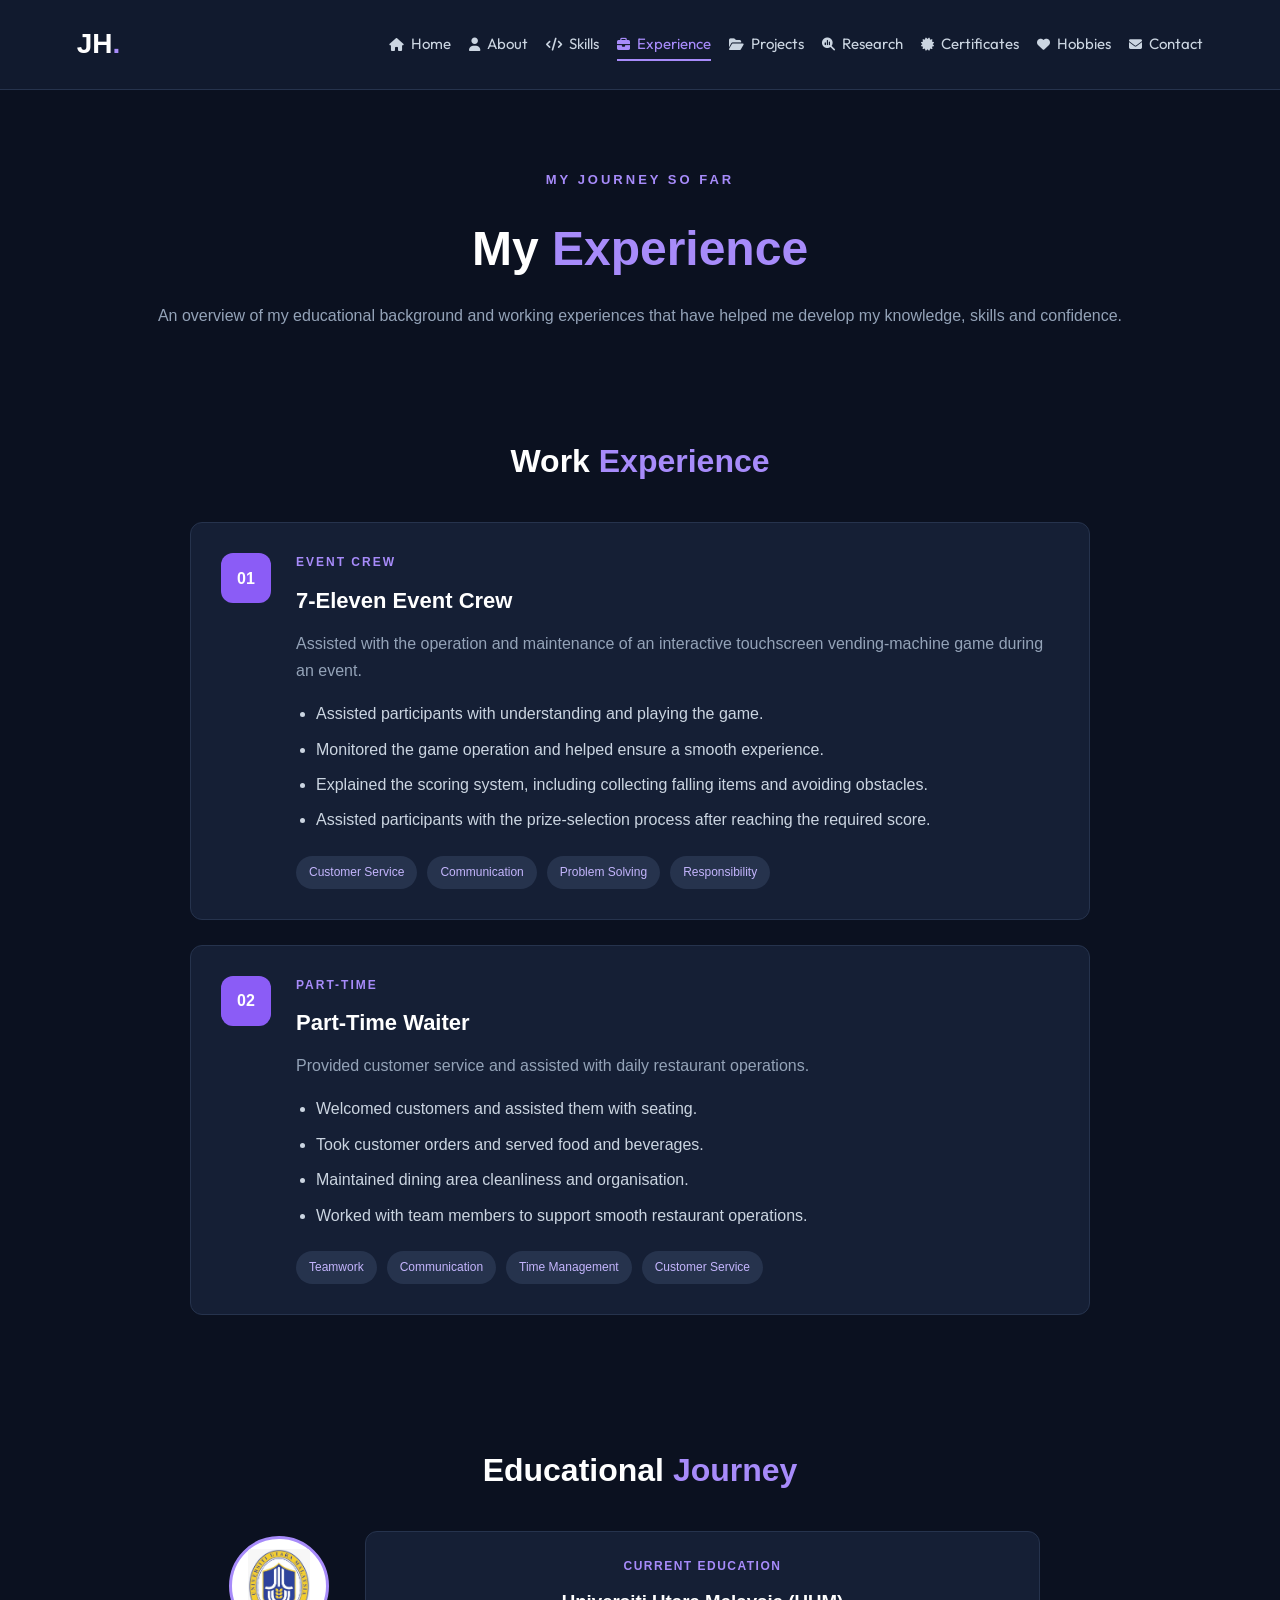
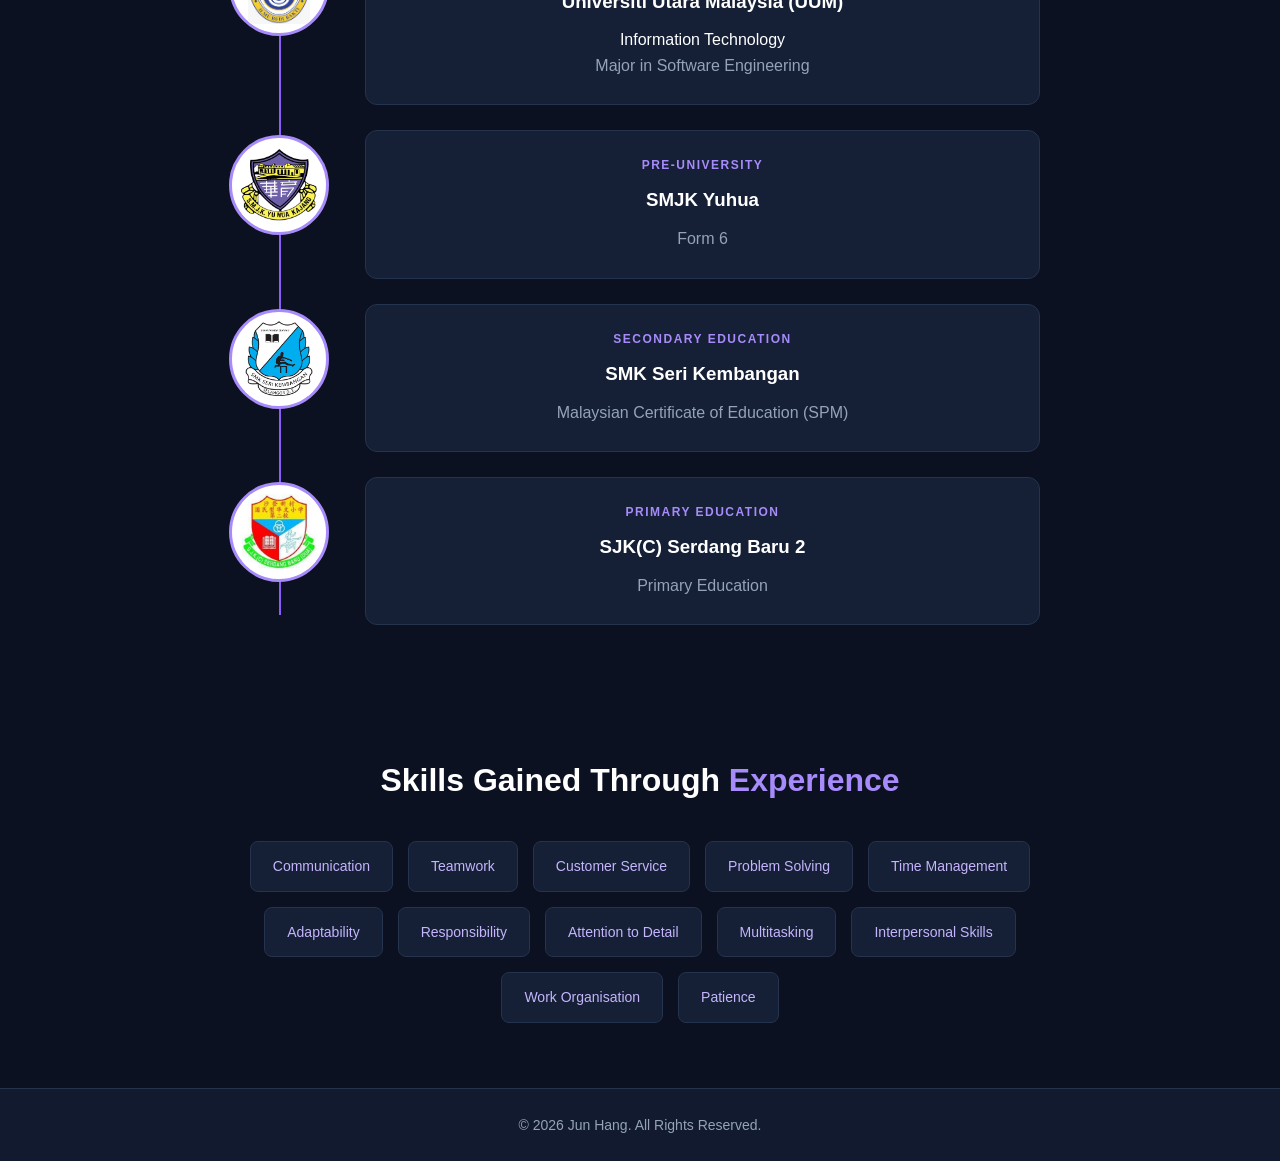
<file: experience.html>
<!DOCTYPE html>
<html lang="en">
<head>
    <meta charset="UTF-8">
    <meta name="viewport" content="width=device-width, initial-scale=1.0">

    <meta name="description" content="Explore Jun Hang's education and working experience.">

    <title>My Experience | Jun Hang</title>

    <link rel="stylesheet" href="style.css">
    <link rel="stylesheet" href="https://cdnjs.cloudflare.com/ajax/libs/font-awesome/6.5.2/css/all.min.css">
    <link rel="icon" type="image/svg+xml" href="favicon.svg">
</head>

<body>

<header class="navbar">
    <a href="index.html" class="logo">JH<span>.</span></a>

    <nav>
        <a href="index.html">
            <i class="fa-solid fa-house"></i> Home
        </a>

        <a href="about.html">
            <i class="fa-solid fa-user"></i> About
        </a>

        <a href="skills.html">
            <i class="fa-solid fa-code"></i> Skills
        </a>

        <a href="experience.html" class="active">
            <i class="fa-solid fa-briefcase"></i> Experience
        </a>

        <a href="projects.html">
            <i class="fa-solid fa-folder-open"></i> Projects
        </a>

        <a href="research.html">
            <i class="fa-solid fa-magnifying-glass-chart"></i> Research
        </a>

        <a href="certifications.html">
            <i class="fa-solid fa-certificate"></i> Certificates
        </a>

        <a href="hobbies.html">
            <i class="fa-solid fa-heart"></i> Hobbies
        </a>

        <a href="contact.html">
            <i class="fa-solid fa-envelope"></i> Contact
        </a>
    </nav>
</header>

<!-- Experience Hero -->
<section class="experience-hero reveal">
    <p class="welcome">MY JOURNEY SO FAR</p>

    <h1>My <span>Experience</span></h1>

    <p>
        An overview of my educational background and working experiences
        that have helped me develop my knowledge, skills and confidence.
    </p>
</section>

<!-- Work Experience -->
<section class="section reveal">
    <h2>Work <span>Experience</span></h2>

    <div class="experience-list">

        <!-- 7-Eleven -->
        <div class="experience-card">
            <div class="experience-icon">01</div>

            <div class="experience-content">
                <p class="experience-type">EVENT CREW</p>

                <h3>7-Eleven Event Crew</h3>

                <p class="experience-description">
                    Assisted with the operation and maintenance of
                    an interactive touchscreen vending-machine game
                    during an event.
                </p>

                <ul>
                    <li>Assisted participants with understanding and playing the game.</li>
                    <li>Monitored the game operation and helped ensure a smooth experience.</li>
                    <li>Explained the scoring system, including collecting falling items and avoiding obstacles.</li>
                    <li>Assisted participants with the prize-selection process after reaching the required score.</li>
                </ul>

                <div class="experience-tags">
                    <span>Customer Service</span>
                    <span>Communication</span>
                    <span>Problem Solving</span>
                    <span>Responsibility</span>
                </div>
            </div>
        </div>

        <!-- Waiter -->
        <div class="experience-card">
            <div class="experience-icon">02</div>

            <div class="experience-content">
                <p class="experience-type">PART-TIME</p>

                <h3>Part-Time Waiter</h3>

                <p class="experience-description">
                    Provided customer service and assisted with
                    daily restaurant operations.
                </p>

                <ul>
                    <li>Welcomed customers and assisted them with seating.</li>
                    <li>Took customer orders and served food and beverages.</li>
                    <li>Maintained dining area cleanliness and organisation.</li>
                    <li>Worked with team members to support smooth restaurant operations.</li>
                </ul>

                <div class="experience-tags">
                    <span>Teamwork</span>
                    <span>Communication</span>
                    <span>Time Management</span>
                    <span>Customer Service</span>
                </div>
            </div>
        </div>

    </div>
</section>

<!-- Education -->
<section class="section reveal">
    <h2>Educational <span>Journey</span></h2>

    <div class="education-timeline">

        <!-- University -->
        <div class="education-item">
            <div class="education-dot">
                <img src="images/schools/uum.jpeg"
                     alt="UUM Logo">
            </div>

            <div class="education-card">
                <p class="education-status">CURRENT EDUCATION</p>
                <h3>Universiti Utara Malaysia (UUM)</h3>
                <p>Information Technology</p>
                <p>Major in Software Engineering</p>
            </div>
        </div>

        <!-- Pre-University -->
        <div class="education-item">
            <div class="education-dot">
                <img src="images/schools/smjk-yuhua.webp"
                     alt="SMJK Yuhua Logo">
            </div>

            <div class="education-card">
                <p class="education-status">PRE-UNIVERSITY</p>
                <h3>SMJK Yuhua</h3>
                <p>Form 6</p>
            </div>
        </div>

        <!-- Secondary School -->
        <div class="education-item">
            <div class="education-dot">
                <img src="images/schools/smk-seri-kembangan.webp"
                     alt="SMK Seri Kembangan Logo">
            </div>

            <div class="education-card">
                <p class="education-status">SECONDARY EDUCATION</p>
                <h3>SMK Seri Kembangan</h3>
                <p>Malaysian Certificate of Education (SPM)</p>
            </div>
        </div>

        <!-- Primary School -->
        <div class="education-item">
            <div class="education-dot">
                <img src="images/schools/sjkc-serdang-baru-2.jpeg"
                     alt="SJK(C) Serdang Baru 2 Logo">
            </div>

            <div class="education-card">
                <p class="education-status">PRIMARY EDUCATION</p>
                <h3>SJK(C) Serdang Baru 2</h3>
                <p>Primary Education</p>
            </div>
        </div>

    </div>
</section>

<!-- Skills Gained -->
<section class="section reveal">
    <h2>Skills Gained Through <span>Experience</span></h2>

    <div class="experience-skills">
        <div class="experience-skill">Communication</div>
        <div class="experience-skill">Teamwork</div>
        <div class="experience-skill">Customer Service</div>
        <div class="experience-skill">Problem Solving</div>
        <div class="experience-skill">Time Management</div>
        <div class="experience-skill">Adaptability</div>
        <div class="experience-skill">Responsibility</div>
        <div class="experience-skill">Attention to Detail</div>
        <div class="experience-skill">Multitasking</div>
        <div class="experience-skill">Interpersonal Skills</div>
        <div class="experience-skill">Work Organisation</div>
        <div class="experience-skill">Patience</div>
    </div>
</section>

<!-- Back to Top Button -->
<button id="backToTop" title="Back to Top">
    <i class="fa-solid fa-arrow-up"></i>
</button>

<!-- Footer -->
<footer>
    <p>&copy; 2026 Jun Hang. All Rights Reserved.</p>
</footer>

<script>
    // Scroll Reveal Animation
    const observer = new IntersectionObserver((entries) => {
        entries.forEach(entry => {
            if (entry.isIntersecting) {
                entry.target.classList.add('active');
                observer.unobserve(entry.target);
            }
        });
    }, {
        threshold: 0.15
    });

    document.querySelectorAll('.reveal').forEach(element => {
        observer.observe(element);
    });

    // Back to Top Button
    const backToTop = document.getElementById('backToTop');

    window.addEventListener('scroll', () => {
        if (window.scrollY > 300) {
            backToTop.style.display = 'flex';
        } else {
            backToTop.style.display = 'none';
        }
    });

    backToTop.addEventListener('click', () => {
        window.scrollTo({
            top: 0,
            behavior: 'smooth'
        });
    });
</script>

</body>
</html>
</file>
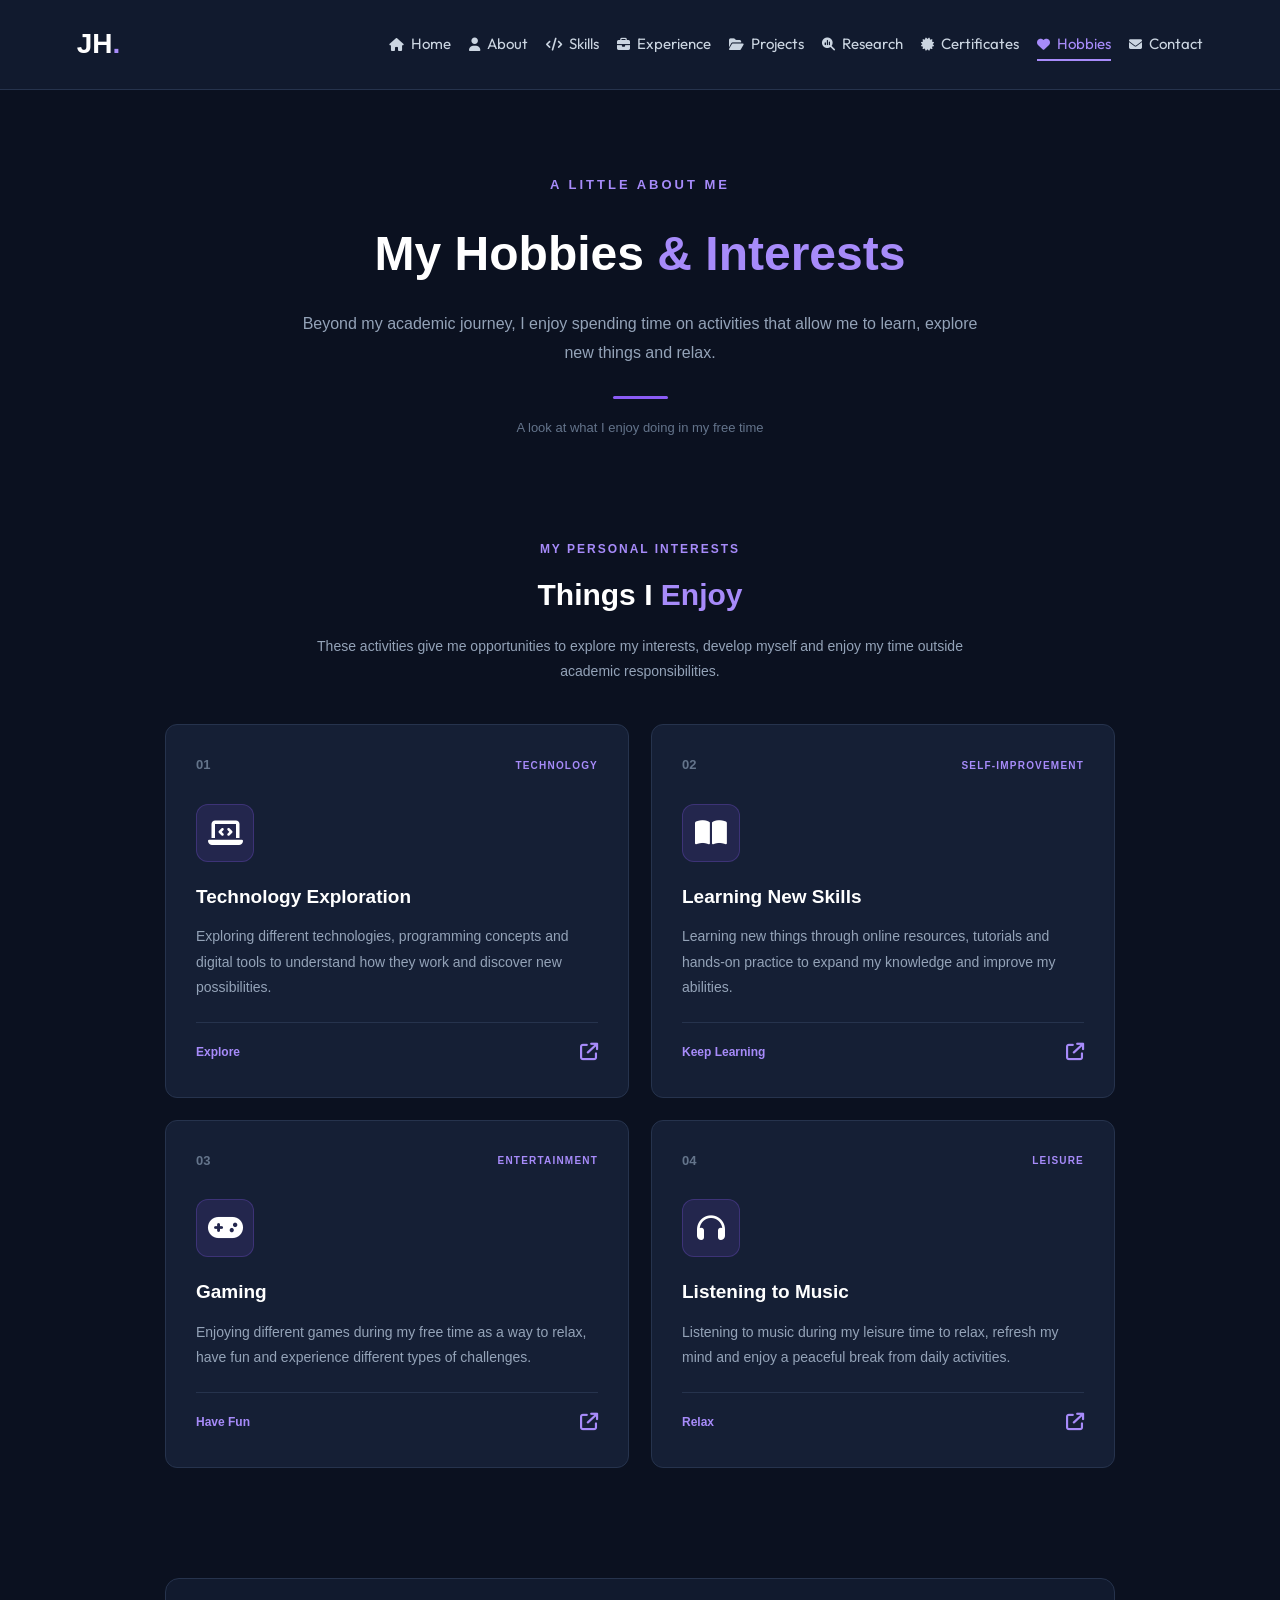
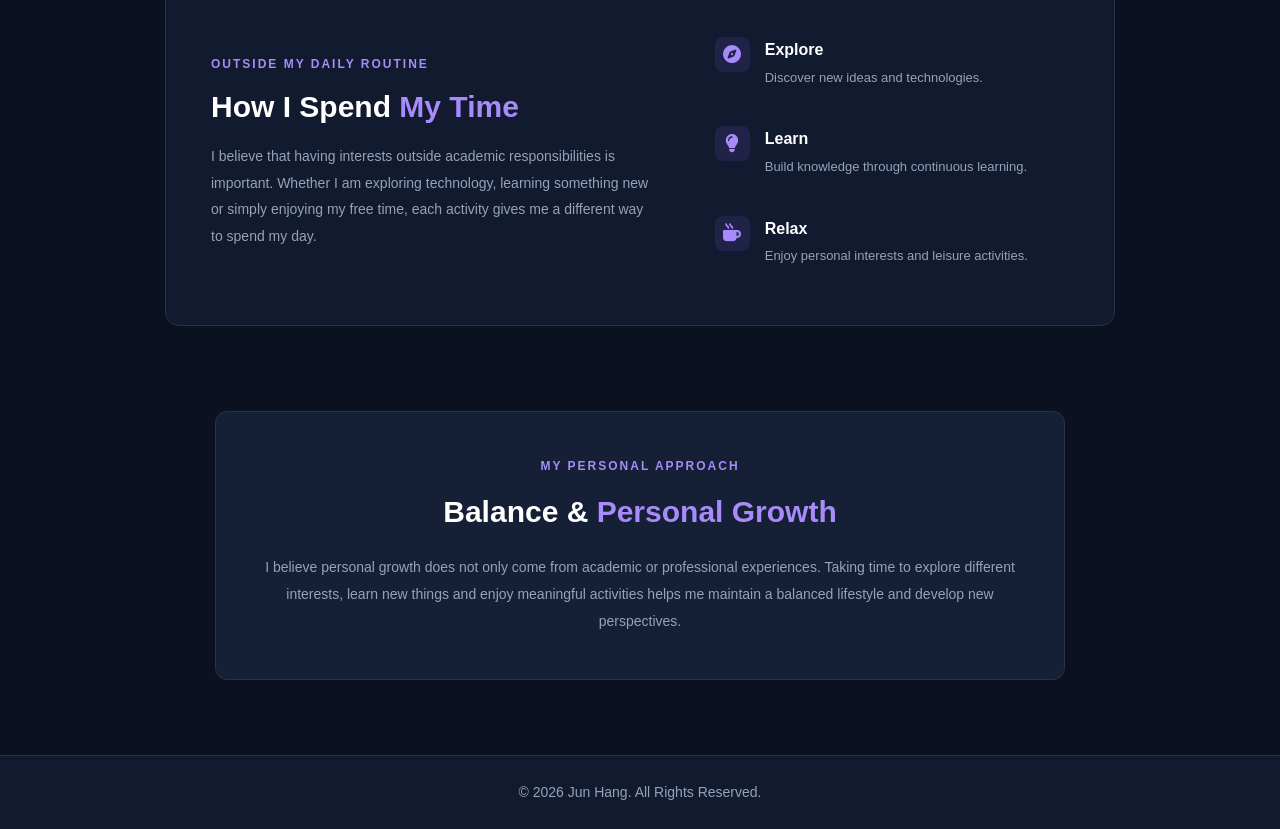
<file: hobbies.html>
<!DOCTYPE html>
<html lang="en">
<head>
    <meta charset="UTF-8">
    <meta name="viewport" content="width=device-width, initial-scale=1.0">

    <meta name="description" content="Explore Jun Hang's personal interests, hobbies and activities outside academic life.">

    <title>Hobbies & Interests | Jun Hang</title>

    <link rel="stylesheet" href="style.css">
    <link rel="stylesheet" href="https://cdnjs.cloudflare.com/ajax/libs/font-awesome/6.5.2/css/all.min.css">
    <link rel="icon" type="image/svg+xml" href="favicon.svg">
</head>

<body>

<header class="navbar">
    <a href="index.html" class="logo">JH<span>.</span></a>

    <nav>
        <a href="index.html">
            <i class="fa-solid fa-house"></i> Home
        </a>

        <a href="about.html">
            <i class="fa-solid fa-user"></i> About
        </a>

        <a href="skills.html">
            <i class="fa-solid fa-code"></i> Skills
        </a>

        <a href="experience.html">
            <i class="fa-solid fa-briefcase"></i> Experience
        </a>

        <a href="projects.html">
            <i class="fa-solid fa-folder-open"></i> Projects
        </a>

        <a href="research.html">
            <i class="fa-solid fa-magnifying-glass-chart"></i> Research
        </a>

        <a href="certifications.html">
            <i class="fa-solid fa-certificate"></i> Certificates
        </a>

        <a href="hobbies.html" class="active">
            <i class="fa-solid fa-heart"></i> Hobbies
        </a>

        <a href="contact.html">
            <i class="fa-solid fa-envelope"></i> Contact
        </a>
    </nav>
</header>


<!-- Hobbies Hero -->
<section class="hobbies-hero reveal">

    <p class="welcome">A LITTLE ABOUT ME</p>

    <h1>My Hobbies <span>& Interests</span></h1>

    <p>
        Beyond my academic journey, I enjoy spending time on activities
        that allow me to learn, explore new things and relax.
    </p>

    <div class="hobbies-hero-line"></div>

    <span class="hobbies-subtitle">A look at what I enjoy doing in my free time</span>

</section>


<!-- Hobbies Section -->
<section class="hobbies-section reveal">

    <div class="hobbies-section-heading">
        <p class="hobbies-label">MY PERSONAL INTERESTS</p>

        <h2>Things I <span>Enjoy</span></h2>

        <p class="hobbies-description">
            These activities give me opportunities to explore my interests,
            develop myself and enjoy my time outside academic responsibilities.
        </p>
    </div>

    <div class="hobbies-container">

        <!-- Hobby 1 -->
        <div class="hobby-card">

            <div class="hobby-card-top">
                <span class="hobby-number">01</span>
                <span class="hobby-category">TECHNOLOGY</span>
            </div>

            <div class="hobby-icon">
                <i class="fa-solid fa-laptop-code"></i>
            </div>

            <h3>Technology Exploration</h3>

            <p>
                Exploring different technologies, programming concepts
                and digital tools to understand how they work and
                discover new possibilities.
            </p>

            <div class="hobby-card-footer">
                <span>Explore</span>
                <span class="hobby-arrow">
                    <i class="fa-solid fa-arrow-up-right-from-square"></i>
                </span>
            </div>

        </div>


        <!-- Hobby 2 -->
        <div class="hobby-card">

            <div class="hobby-card-top">
                <span class="hobby-number">02</span>
                <span class="hobby-category">SELF-IMPROVEMENT</span>
            </div>

            <div class="hobby-icon">
                <i class="fa-solid fa-book-open"></i>
            </div>

            <h3>Learning New Skills</h3>

            <p>
                Learning new things through online resources, tutorials
                and hands-on practice to expand my knowledge and
                improve my abilities.
            </p>

            <div class="hobby-card-footer">
                <span>Keep Learning</span>
                <span class="hobby-arrow">
                    <i class="fa-solid fa-arrow-up-right-from-square"></i>
                </span>
            </div>

        </div>


        <!-- Hobby 3 -->
        <div class="hobby-card">

            <div class="hobby-card-top">
                <span class="hobby-number">03</span>
                <span class="hobby-category">ENTERTAINMENT</span>
            </div>

            <div class="hobby-icon">
                <i class="fa-solid fa-gamepad"></i>
            </div>

            <h3>Gaming</h3>

            <p>
                Enjoying different games during my free time as a way
                to relax, have fun and experience different types
                of challenges.
            </p>

            <div class="hobby-card-footer">
                <span>Have Fun</span>
                <span class="hobby-arrow">
                    <i class="fa-solid fa-arrow-up-right-from-square"></i>
                </span>
            </div>

        </div>


        <!-- Hobby 4 -->
        <div class="hobby-card">

            <div class="hobby-card-top">
                <span class="hobby-number">04</span>
                <span class="hobby-category">LEISURE</span>
            </div>

            <div class="hobby-icon">
                <i class="fa-solid fa-headphones"></i>
            </div>

            <h3>Listening to Music</h3>

            <p>
                Listening to music during my leisure time to relax,
                refresh my mind and enjoy a peaceful break from
                daily activities.
            </p>

            <div class="hobby-card-footer">
                <span>Relax</span>
                <span class="hobby-arrow">
                    <i class="fa-solid fa-arrow-up-right-from-square"></i>
                </span>
            </div>

        </div>

    </div>

</section>


<!-- Personal Lifestyle Section -->
<section class="hobbies-lifestyle reveal">

    <div class="lifestyle-content">

        <div class="lifestyle-text">

            <p class="hobbies-label">OUTSIDE MY DAILY ROUTINE</p>

            <h2>How I Spend <span>My Time</span></h2>

            <p>
                I believe that having interests outside academic
                responsibilities is important. Whether I am exploring
                technology, learning something new or simply enjoying
                my free time, each activity gives me a different way
                to spend my day.
            </p>

        </div>

        <div class="lifestyle-points">

            <div class="lifestyle-point">
                <span class="lifestyle-point-icon">
                    <i class="fa-solid fa-compass"></i>
                </span>
                <div>
                    <h3>Explore</h3>
                    <p>Discover new ideas and technologies.</p>
                </div>
            </div>

            <div class="lifestyle-point">
                <span class="lifestyle-point-icon">
                    <i class="fa-solid fa-lightbulb"></i>
                </span>
                <div>
                    <h3>Learn</h3>
                    <p>Build knowledge through continuous learning.</p>
                </div>
            </div>

            <div class="lifestyle-point">
                <span class="lifestyle-point-icon">
                    <i class="fa-solid fa-mug-hot"></i>
                </span>
                <div>
                    <h3>Relax</h3>
                    <p>Enjoy personal interests and leisure activities.</p>
                </div>
            </div>

        </div>

    </div>

</section>


<!-- Personal Development -->
<section class="hobbies-development reveal">

    <div class="hobbies-message">

        <p class="hobbies-label">MY PERSONAL APPROACH</p>

        <h2>Balance & <span>Personal Growth</span></h2>

        <p>
            I believe personal growth does not only come from academic
            or professional experiences. Taking time to explore different
            interests, learn new things and enjoy meaningful activities
            helps me maintain a balanced lifestyle and develop new perspectives.
        </p>

    </div>

</section>

<!-- Back to Top Button -->
<button id="backToTop" title="Back to Top">
    <i class="fa-solid fa-arrow-up"></i>
</button>

<!-- Footer -->
<footer>
    <p>&copy; 2026 Jun Hang. All Rights Reserved.</p>
</footer>

<script>
    // Scroll Reveal Animation
    const observer = new IntersectionObserver((entries) => {
        entries.forEach(entry => {
            if (entry.isIntersecting) {
                entry.target.classList.add('active');
                observer.unobserve(entry.target);
            }
        });
    }, {
        threshold: 0.15
    });

    document.querySelectorAll('.reveal').forEach(element => {
        observer.observe(element);
    });

    // Back to Top Button
    const backToTop = document.getElementById('backToTop');

    window.addEventListener('scroll', () => {
        if (window.scrollY > 300) {
            backToTop.style.display = 'flex';
        } else {
            backToTop.style.display = 'none';
        }
    });

    backToTop.addEventListener('click', () => {
        window.scrollTo({
            top: 0,
            behavior: 'smooth'
        });
    });
</script>

</body>
</html>

</body>
</html>
</file>
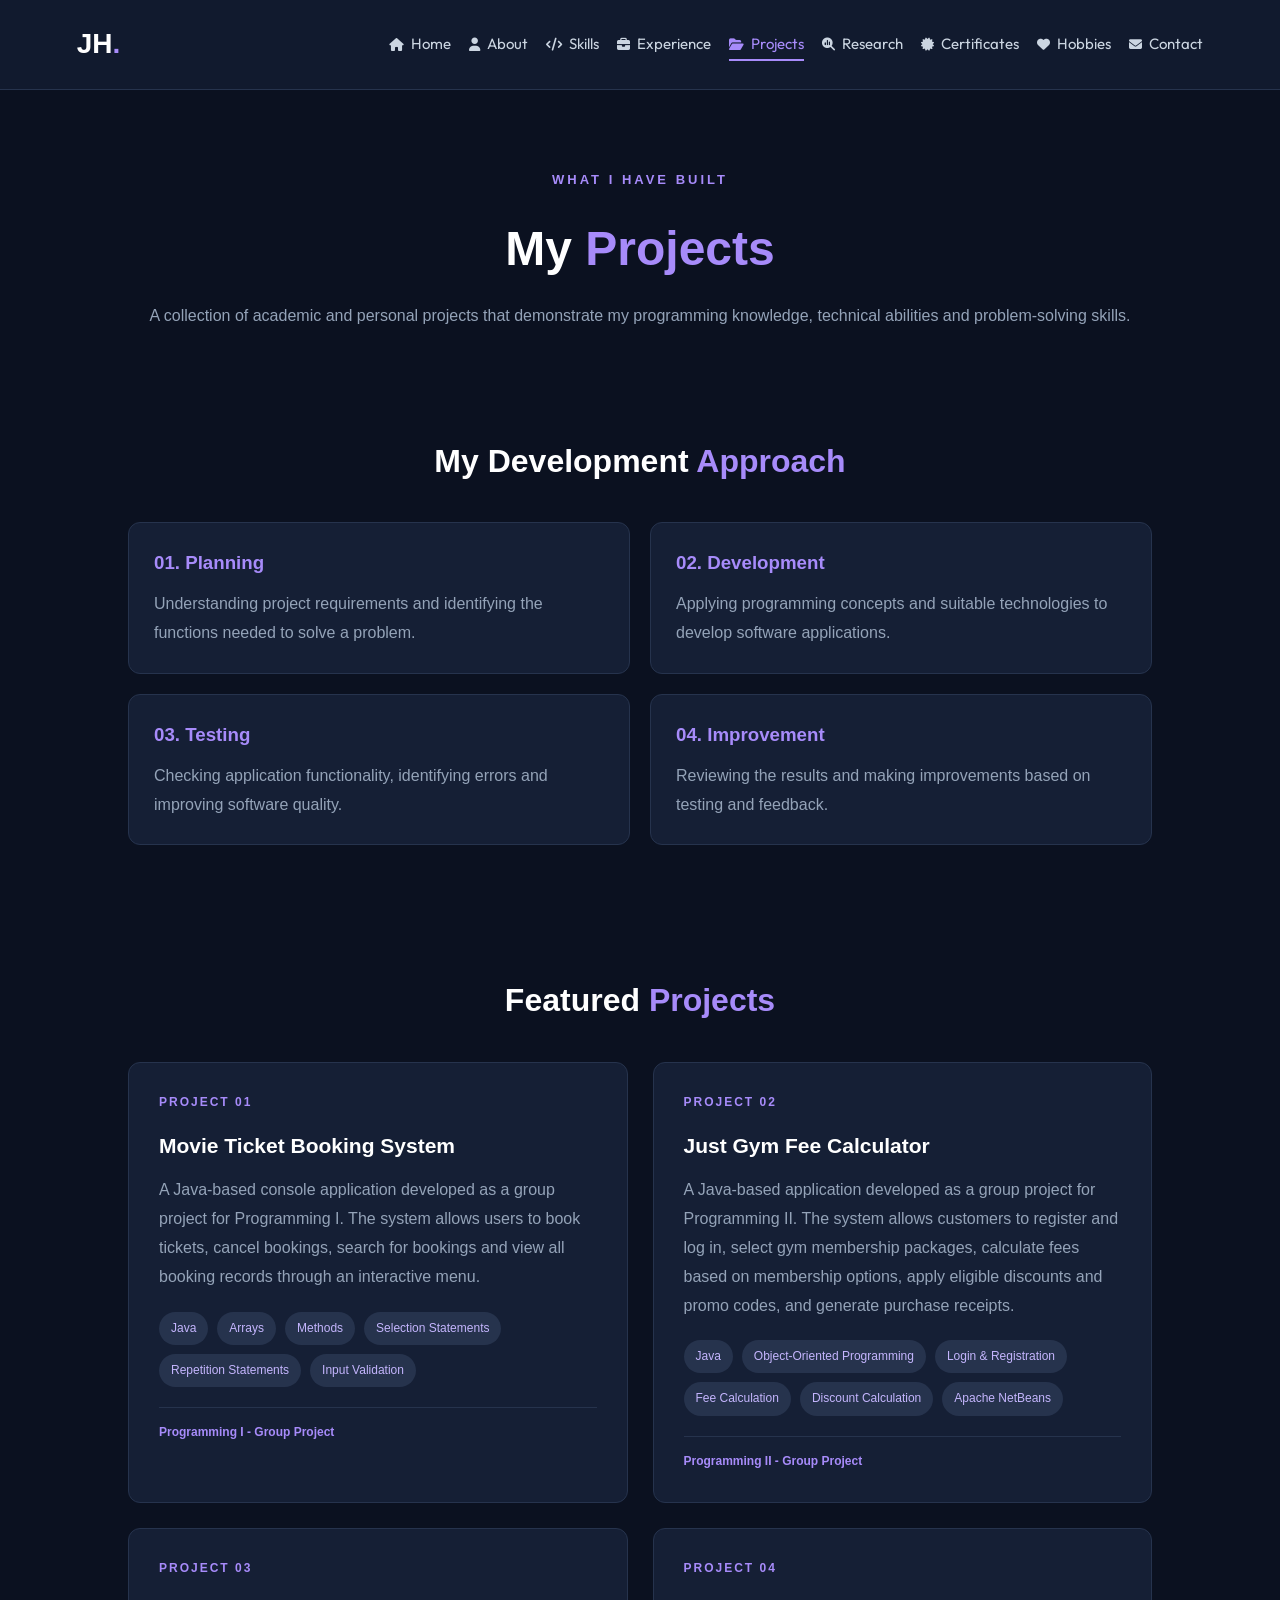
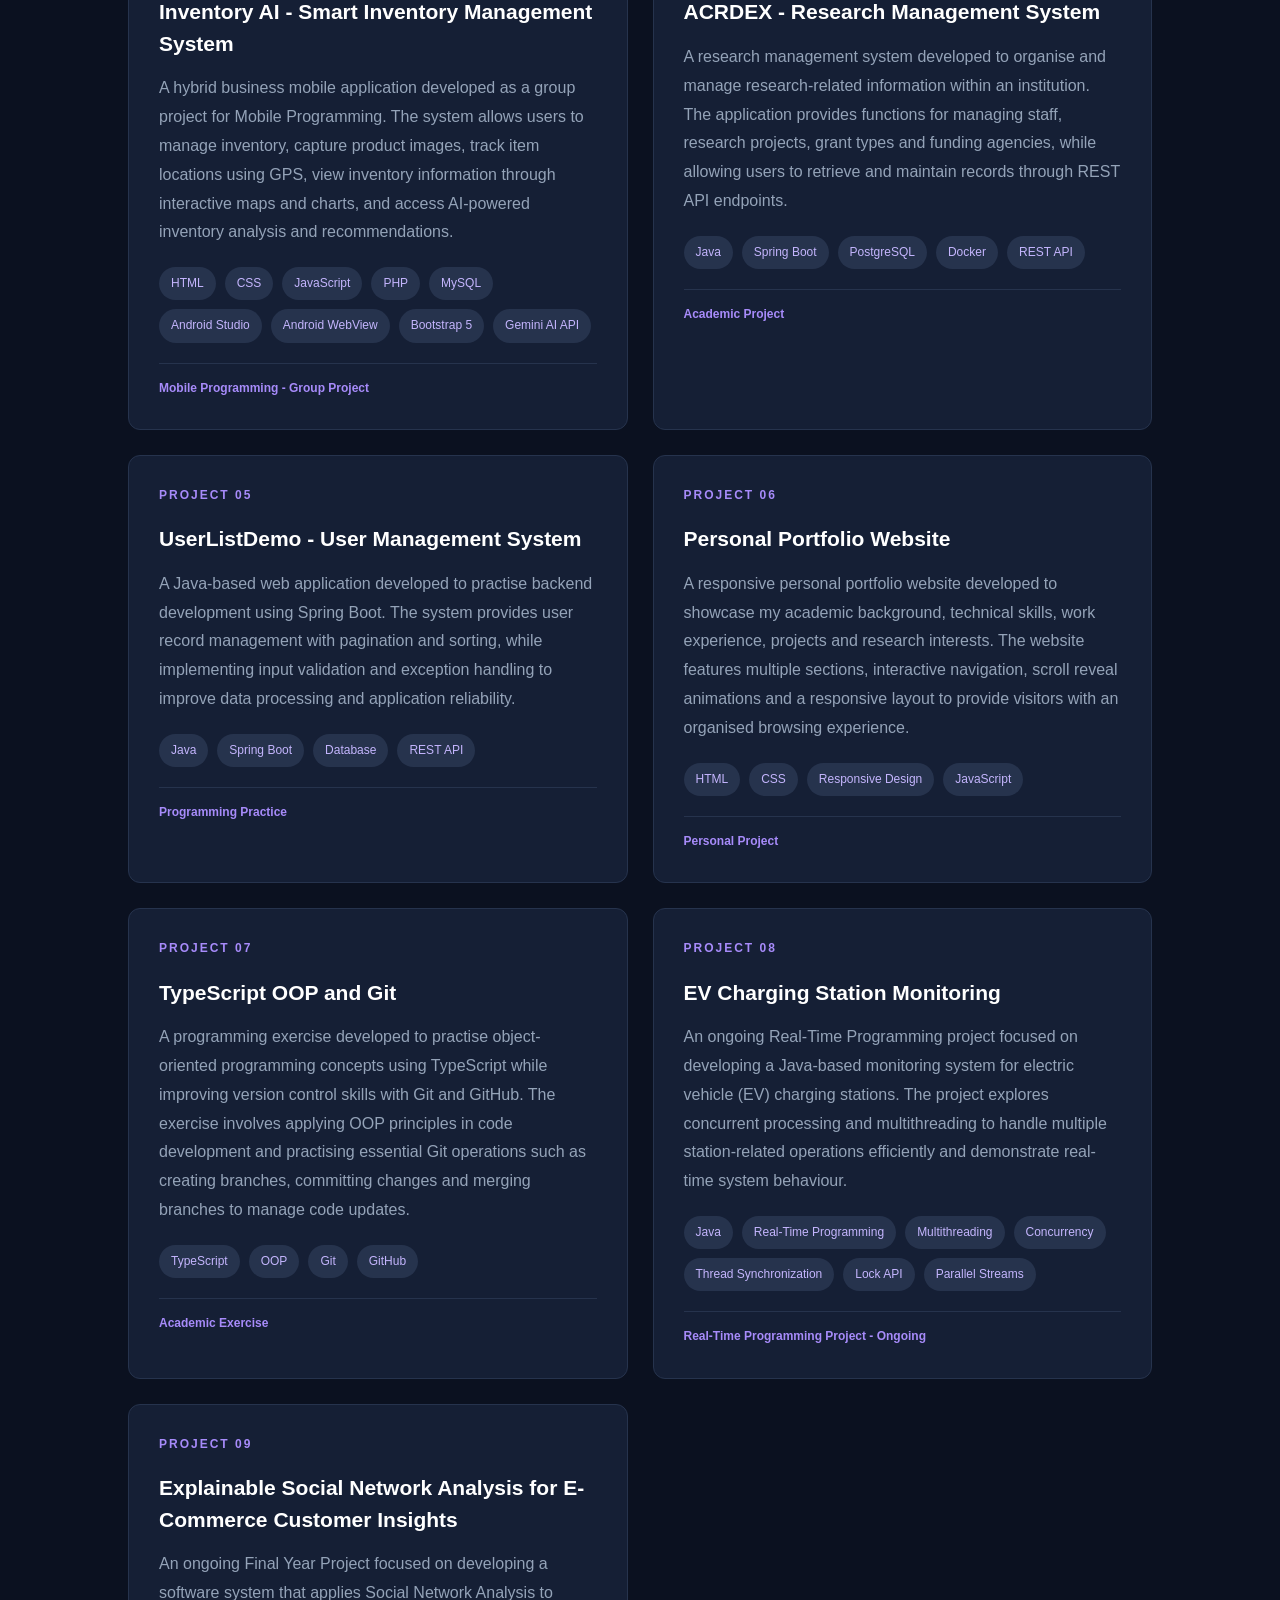
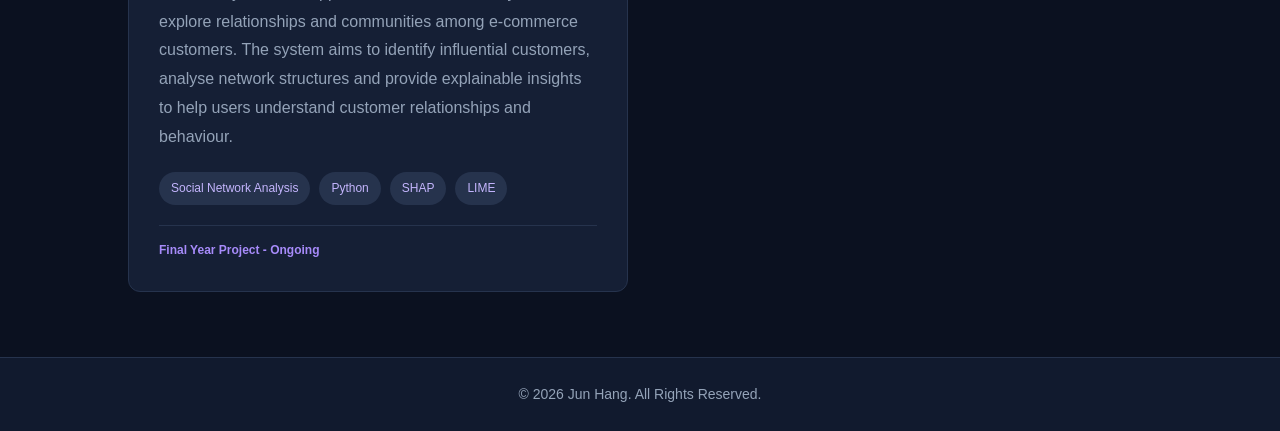
<file: projects.html>
<!DOCTYPE html>
<html lang="en">
<head>
    <meta charset="UTF-8">
    <meta name="viewport" content="width=device-width, initial-scale=1.0">

    <meta name="description" content="Explore Jun Hang's software development and programming projects.">

    <title>My Projects | Jun Hang</title>

    <link rel="stylesheet" href="style.css">
    <link rel="stylesheet" href="https://cdnjs.cloudflare.com/ajax/libs/font-awesome/6.5.2/css/all.min.css">
    <link rel="icon" type="image/svg+xml" href="favicon.svg">
</head>

<body>

<header class="navbar">
    <a href="index.html" class="logo">JH<span>.</span></a>

    <nav>
        <a href="index.html">
            <i class="fa-solid fa-house"></i> Home
        </a>

        <a href="about.html">
            <i class="fa-solid fa-user"></i> About
        </a>

        <a href="skills.html">
            <i class="fa-solid fa-code"></i> Skills
        </a>

        <a href="experience.html">
            <i class="fa-solid fa-briefcase"></i> Experience
        </a>

        <a href="projects.html" class="active">
            <i class="fa-solid fa-folder-open"></i> Projects
        </a>

        <a href="research.html">
            <i class="fa-solid fa-magnifying-glass-chart"></i> Research
        </a>

        <a href="certifications.html">
            <i class="fa-solid fa-certificate"></i> Certificates
        </a>

        <a href="hobbies.html">
            <i class="fa-solid fa-heart"></i> Hobbies
        </a>

        <a href="contact.html">
            <i class="fa-solid fa-envelope"></i> Contact
        </a>
    </nav>
</header>

<!-- Projects Hero -->
<section class="projects-hero reveal">
    <p class="welcome">WHAT I HAVE BUILT</p>

    <h1>My <span>Projects</span></h1>

    <p>
        A collection of academic and personal projects that demonstrate
        my programming knowledge, technical abilities and problem-solving skills.
    </p>
</section>

<!-- Development Approach -->
<section class="section reveal">
    <h2>My Development <span>Approach</span></h2>

    <div class="development-container">

        <div class="development-card">
            <h3>01. Planning</h3>
            <p>
                Understanding project requirements and identifying
                the functions needed to solve a problem.
            </p>
        </div>

        <div class="development-card">
            <h3>02. Development</h3>
            <p>
                Applying programming concepts and suitable technologies
                to develop software applications.
            </p>
        </div>

        <div class="development-card">
            <h3>03. Testing</h3>
            <p>
                Checking application functionality, identifying errors
                and improving software quality.
            </p>
        </div>

        <div class="development-card">
            <h3>04. Improvement</h3>
            <p>
                Reviewing the results and making improvements based
                on testing and feedback.
            </p>
        </div>

    </div>
</section>

<!-- Featured Projects -->
<section class="section reveal">
    <h2>Featured <span>Projects</span></h2>

    <div class="projects-container">


        <!-- PROJECT 01: Movie Ticket Booking System -->
        <div class="project-card">
            <div class="project-number">PROJECT 01</div>

            <h3>Movie Ticket Booking System</h3>

            <p>
                A Java-based console application developed as a group
                project for Programming I. The system allows users
                to book tickets, cancel bookings, search for bookings
                and view all booking records through an interactive
                menu.
            </p>

            <div class="project-tags">
                <span>Java</span>
                <span>Arrays</span>
                <span>Methods</span>
                <span>Selection Statements</span>
                <span>Repetition Statements</span>
                <span>Input Validation</span>
            </div>

            <p class="project-status">
                Programming I - Group Project
            </p>
        </div>


        <!-- PROJECT 02: Just Gym Fee Calculator -->
        <div class="project-card">
            <div class="project-number">PROJECT 02</div>

            <h3>Just Gym Fee Calculator</h3>

            <p>
                A Java-based application developed as a group project
                for Programming II. The system allows customers to
                register and log in, select gym membership packages,
                calculate fees based on membership options, apply
                eligible discounts and promo codes, and generate
                purchase receipts.
            </p>

            <div class="project-tags">
                <span>Java</span>
                <span>Object-Oriented Programming</span>
                <span>Login & Registration</span>
                <span>Fee Calculation</span>
                <span>Discount Calculation</span>
                <span>Apache NetBeans</span>
            </div>

            <p class="project-status">
                Programming II - Group Project
            </p>
        </div>


        <!-- PROJECT 03: Inventory AI -->
        <div class="project-card">
            <div class="project-number">PROJECT 03</div>

            <h3>Inventory AI - Smart Inventory Management System</h3>

            <p>
                A hybrid business mobile application developed as a
                group project for Mobile Programming. The system
                allows users to manage inventory, capture product
                images, track item locations using GPS, view inventory
                information through interactive maps and charts, and
                access AI-powered inventory analysis and recommendations.
            </p>

            <div class="project-tags">
                <span>HTML</span>
                <span>CSS</span>
                <span>JavaScript</span>
                <span>PHP</span>
                <span>MySQL</span>
                <span>Android Studio</span>
                <span>Android WebView</span>
                <span>Bootstrap 5</span>
                <span>Gemini AI API</span>
            </div>

            <p class="project-status">
                Mobile Programming - Group Project
            </p>
        </div>


        <!-- ACRDEX -->
        <div class="project-card">
            <div class="project-number">PROJECT 04</div>

            <h3>ACRDEX - Research Management System</h3>

            <p>
                A research management system developed to organise
                and manage research-related information within an
                institution. The application provides functions for
                managing staff, research projects, grant types and
                funding agencies, while allowing users to retrieve
                and maintain records through REST API endpoints.
            </p>

            <div class="project-tags">
                <span>Java</span>
                <span>Spring Boot</span>
                <span>PostgreSQL</span>
                <span>Docker</span>
                <span>REST API</span>
            </div>

            <p class="project-status">Academic Project</p>
        </div>

        <!-- UserListDemo -->
        <div class="project-card">
            <div class="project-number">PROJECT 05</div>

            <h3>UserListDemo - User Management System</h3>

            <p>
                A Java-based web application developed to practise
                backend development using Spring Boot. The system
                provides user record management with pagination
                and sorting, while implementing input validation
                and exception handling to improve data processing
                and application reliability.
            </p>


            <div class="project-tags">
                <span>Java</span>
                <span>Spring Boot</span>
                <span>Database</span>
                <span>REST API</span>
            </div>

            <p class="project-status">Programming Practice</p>
        </div>

        <!-- Portfolio -->
        <div class="project-card">
            <div class="project-number">PROJECT 06</div>

            <h3>Personal Portfolio Website</h3>

            <p>
                A responsive personal portfolio website developed
                to showcase my academic background, technical skills,
                work experience, projects and research interests.
                The website features multiple sections, interactive
                navigation, scroll reveal animations and a responsive
                layout to provide visitors with an organised browsing
                experience.
            </p>


            <div class="project-tags">
                <span>HTML</span>
                <span>CSS</span>
                <span>Responsive Design</span>
                <span>JavaScript</span>
            </div>

            <p class="project-status">Personal Project</p>
        </div>

        <!-- TypeScript -->
        <div class="project-card">
            <div class="project-number">PROJECT 07</div>

            <h3>TypeScript OOP and Git</h3>

            <p>
                A programming exercise developed to practise
                object-oriented programming concepts using TypeScript
                while improving version control skills with Git and
                GitHub. The exercise involves applying OOP principles
                in code development and practising essential Git
                operations such as creating branches, committing
                changes and merging branches to manage code updates.
            </p>

            <div class="project-tags">
                <span>TypeScript</span>
                <span>OOP</span>
                <span>Git</span>
                <span>GitHub</span>
            </div>

            <p class="project-status">Academic Exercise</p>
        </div>

        <!-- PROJECT 08: EV Charging Station Monitoring -->
        <div class="project-card">

            <div class="project-number">PROJECT 08</div>

            <h3>EV Charging Station Monitoring</h3>

            <p>
                An ongoing Real-Time Programming project focused on
                developing a Java-based monitoring system for electric
                vehicle (EV) charging stations. The project explores
                concurrent processing and multithreading to handle
                multiple station-related operations efficiently and
                demonstrate real-time system behaviour.
            </p>

            <div class="project-tags">
                <span>Java</span>
                <span>Real-Time Programming</span>
                <span>Multithreading</span>
                <span>Concurrency</span>
                <span>Thread Synchronization</span>
                <span>Lock API</span>
                <span>Parallel Streams</span>
            </div>

            <p class="project-status">
                Real-Time Programming Project - Ongoing
            </p>

        </div>

        <!-- FYP -->
        <div class="project-card">
            <div class="project-number">PROJECT 09</div>

            <h3>Explainable Social Network Analysis for E-Commerce Customer Insights</h3>

            <p>
                An ongoing Final Year Project focused on developing
                a software system that applies Social Network Analysis
                to explore relationships and communities among
                e-commerce customers. The system aims to identify
                influential customers, analyse network structures
                and provide explainable insights to help users
                understand customer relationships and behaviour.
            </p>


            <div class="project-tags">
                <span>Social Network Analysis</span>
                <span>Python</span>
                <span>SHAP</span>
                <span>LIME</span>
            </div>

            <p class="project-status">Final Year Project - Ongoing</p>
        </div>

    </div>
</section>

<!-- Back to Top Button -->
<button id="backToTop" title="Back to Top">
    <i class="fa-solid fa-arrow-up"></i>
</button>

<!-- Footer -->
<footer>
    <p>&copy; 2026 Jun Hang. All Rights Reserved.</p>
</footer>

<script>
    // Scroll Reveal Animation
    const observer = new IntersectionObserver((entries) => {
        entries.forEach(entry => {
            if (entry.isIntersecting) {
                entry.target.classList.add('active');
                observer.unobserve(entry.target);
            }
        });
    }, {
        threshold: 0.15
    });

    document.querySelectorAll('.reveal').forEach(element => {
        observer.observe(element);
    });

    // Back to Top Button
    const backToTop = document.getElementById('backToTop');

    window.addEventListener('scroll', () => {
        if (window.scrollY > 300) {
            backToTop.style.display = 'flex';
        } else {
            backToTop.style.display = 'none';
        }
    });

    backToTop.addEventListener('click', () => {
        window.scrollTo({
            top: 0,
            behavior: 'smooth'
        });
    });
</script>

</body>
</html>
</file>
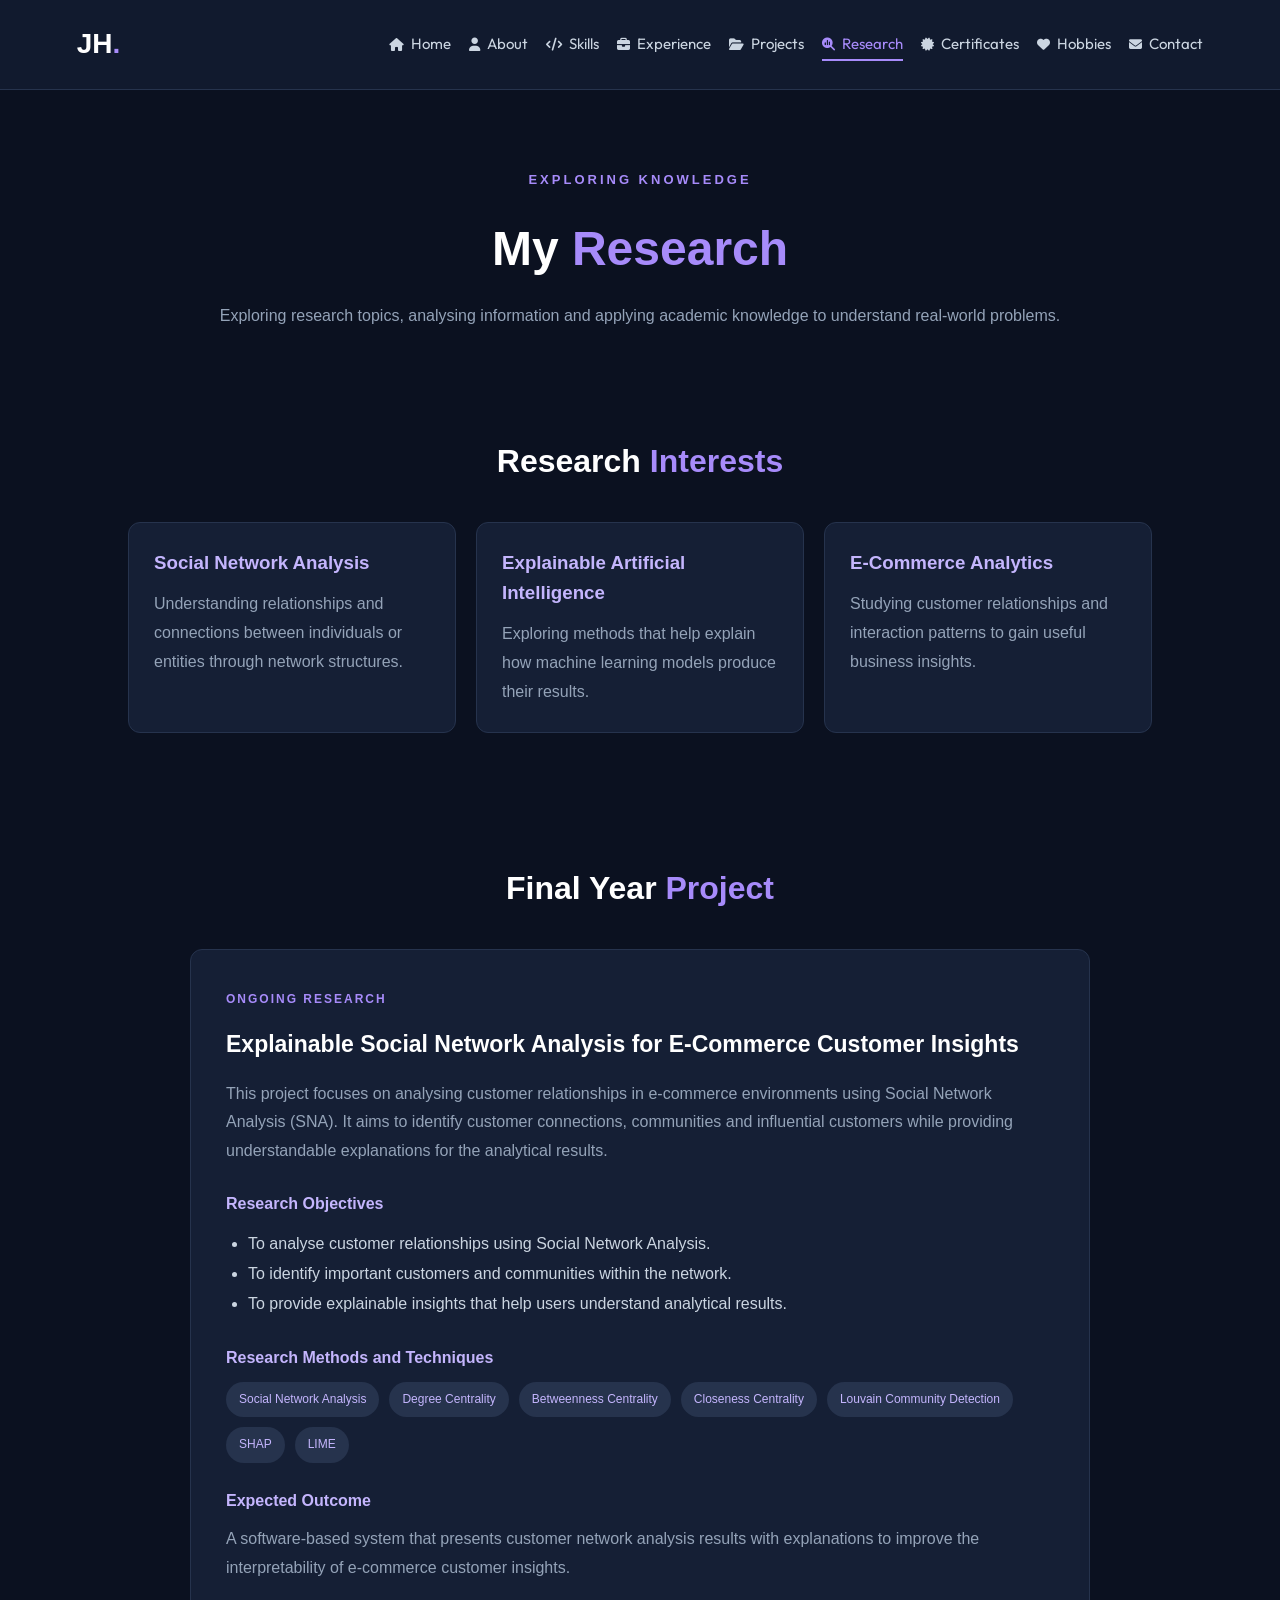
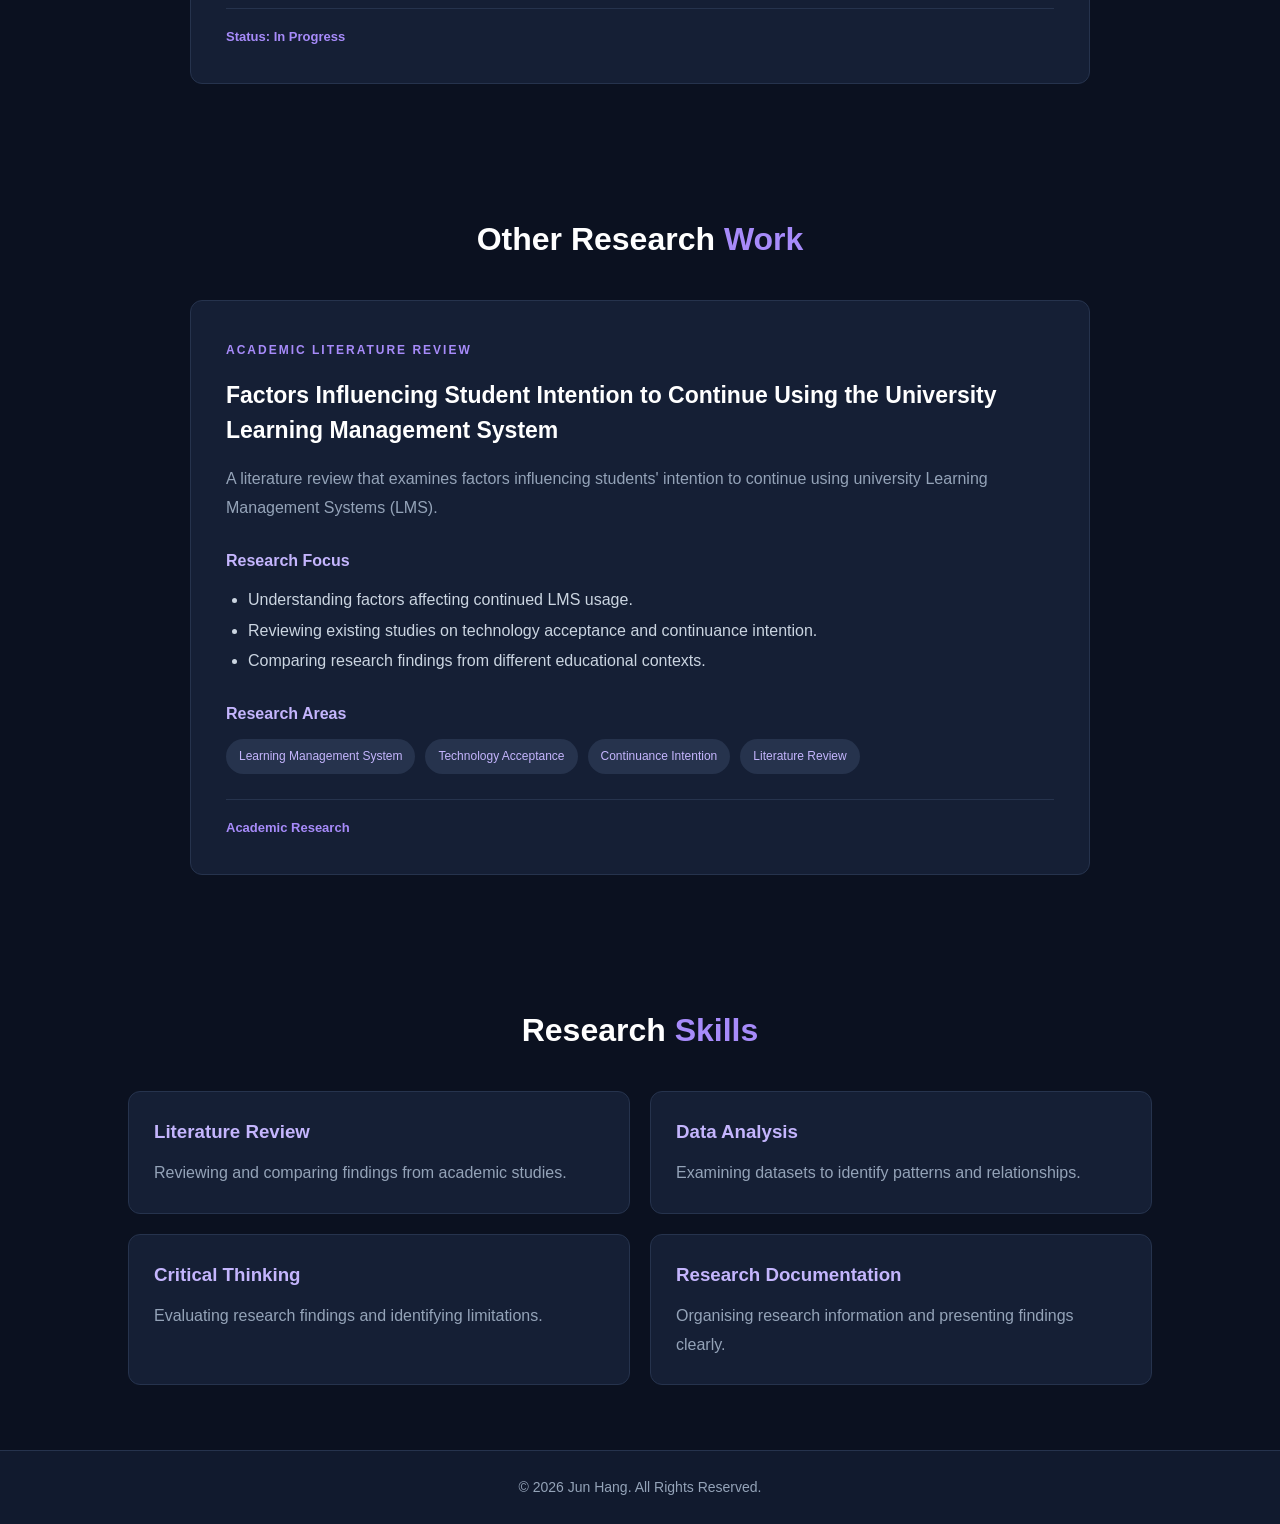
<file: research.html>
<!DOCTYPE html>
<html lang="en">
<head>
    <meta charset="UTF-8">
    <meta name="viewport" content="width=device-width, initial-scale=1.0">

    <meta name="description" content="Explore Jun Hang's academic research and research interests.">

    <title>My Research | Jun Hang</title>

    <link rel="stylesheet" href="style.css">
    <link rel="stylesheet" href="https://cdnjs.cloudflare.com/ajax/libs/font-awesome/6.5.2/css/all.min.css">
    <link rel="icon" type="image/svg+xml" href="favicon.svg">
</head>

<body>

<header class="navbar">
    <a href="index.html" class="logo">JH<span>.</span></a>

    <nav>
        <a href="index.html">
            <i class="fa-solid fa-house"></i> Home
        </a>

        <a href="about.html">
            <i class="fa-solid fa-user"></i> About
        </a>

        <a href="skills.html">
            <i class="fa-solid fa-code"></i> Skills
        </a>

        <a href="experience.html">
            <i class="fa-solid fa-briefcase"></i> Experience
        </a>

        <a href="projects.html">
            <i class="fa-solid fa-folder-open"></i> Projects
        </a>

        <a href="research.html"  class="active">
            <i class="fa-solid fa-magnifying-glass-chart"></i> Research
        </a>

        <a href="certifications.html">
            <i class="fa-solid fa-certificate"></i> Certificates
        </a>

        <a href="hobbies.html">
            <i class="fa-solid fa-heart"></i> Hobbies
        </a>

        <a href="contact.html">
            <i class="fa-solid fa-envelope"></i> Contact
        </a>
    </nav>
</header>

<!-- Research Hero -->
<section class="research-hero reveal">
    <p class="welcome">EXPLORING KNOWLEDGE</p>

    <h1>My <span>Research</span></h1>

    <p>
        Exploring research topics, analysing information and
        applying academic knowledge to understand real-world problems.
    </p>
</section>

<!-- Research Interests -->
<section class="section reveal">
    <h2>Research <span>Interests</span></h2>

    <div class="research-interest-container">

        <div class="research-interest-card">
            <h3>Social Network Analysis</h3>
            <p>
                Understanding relationships and connections between
                individuals or entities through network structures.
            </p>
        </div>

        <div class="research-interest-card">
            <h3>Explainable Artificial Intelligence</h3>
            <p>
                Exploring methods that help explain how machine
                learning models produce their results.
            </p>
        </div>

        <div class="research-interest-card">
            <h3>E-Commerce Analytics</h3>
            <p>
                Studying customer relationships and interaction
                patterns to gain useful business insights.
            </p>
        </div>

    </div>
</section>

<!-- Final Year Project -->
<section class="section reveal">
    <h2>Final Year <span>Project</span></h2>

    <div class="research-feature-card">

        <div class="research-label">ONGOING RESEARCH</div>

        <h3>
            Explainable Social Network Analysis for
            E-Commerce Customer Insights
        </h3>

        <p class="research-description">
            This project focuses on analysing customer relationships
            in e-commerce environments using Social Network Analysis
            (SNA). It aims to identify customer connections, communities
            and influential customers while providing understandable
            explanations for the analytical results.
        </p>

        <div class="research-subsection">
            <h4>Research Objectives</h4>

            <ul>
                <li>To analyse customer relationships using Social Network Analysis.</li>
                <li>To identify important customers and communities within the network.</li>
                <li>To provide explainable insights that help users understand analytical results.</li>
            </ul>
        </div>

        <div class="research-subsection">
            <h4>Research Methods and Techniques</h4>

            <div class="research-tags">
                <span>Social Network Analysis</span>
                <span>Degree Centrality</span>
                <span>Betweenness Centrality</span>
                <span>Closeness Centrality</span>
                <span>Louvain Community Detection</span>
                <span>SHAP</span>
                <span>LIME</span>
            </div>
        </div>

        <div class="research-subsection">
            <h4>Expected Outcome</h4>

            <p>
                A software-based system that presents customer network
                analysis results with explanations to improve the
                interpretability of e-commerce customer insights.
            </p>
        </div>

        <p class="research-status">
            Status: In Progress
        </p>

    </div>
</section>

<!-- Literature Review -->
<section class="section reveal">
    <h2>Other Research <span>Work</span></h2>

    <div class="research-feature-card">

        <div class="research-label">ACADEMIC LITERATURE REVIEW</div>

        <h3>
            Factors Influencing Student Intention to Continue
            Using the University Learning Management System
        </h3>

        <p class="research-description">
            A literature review that examines factors influencing
            students' intention to continue using university
            Learning Management Systems (LMS).
        </p>

        <div class="research-subsection">
            <h4>Research Focus</h4>

            <ul>
                <li>Understanding factors affecting continued LMS usage.</li>
                <li>Reviewing existing studies on technology acceptance and continuance intention.</li>
                <li>Comparing research findings from different educational contexts.</li>
            </ul>
        </div>

        <div class="research-subsection">
            <h4>Research Areas</h4>

            <div class="research-tags">
                <span>Learning Management System</span>
                <span>Technology Acceptance</span>
                <span>Continuance Intention</span>
                <span>Literature Review</span>
            </div>
        </div>

        <p class="research-status">
            Academic Research
        </p>

    </div>
</section>

<!-- Research Skills -->
<section class="section reveal">
    <h2>Research <span>Skills</span></h2>

    <div class="research-skills-container">

        <div class="research-skill-card">
            <h3>Literature Review</h3>
            <p>Reviewing and comparing findings from academic studies.</p>
        </div>

        <div class="research-skill-card">
            <h3>Data Analysis</h3>
            <p>Examining datasets to identify patterns and relationships.</p>
        </div>

        <div class="research-skill-card">
            <h3>Critical Thinking</h3>
            <p>Evaluating research findings and identifying limitations.</p>
        </div>

        <div class="research-skill-card">
            <h3>Research Documentation</h3>
            <p>Organising research information and presenting findings clearly.</p>
        </div>

    </div>
</section>

<!-- Back to Top Button -->
<button id="backToTop" title="Back to Top">
    <i class="fa-solid fa-arrow-up"></i>
</button>

<!-- Footer -->
<footer>
    <p>&copy; 2026 Jun Hang. All Rights Reserved.</p>
</footer>

<script>
    // Scroll Reveal Animation
    const observer = new IntersectionObserver((entries) => {
        entries.forEach(entry => {
            if (entry.isIntersecting) {
                entry.target.classList.add('active');
                observer.unobserve(entry.target);
            }
        });
    }, {
        threshold: 0.15
    });

    document.querySelectorAll('.reveal').forEach(element => {
        observer.observe(element);
    });

    // Back to Top Button
    const backToTop = document.getElementById('backToTop');

    window.addEventListener('scroll', () => {
        if (window.scrollY > 300) {
            backToTop.style.display = 'flex';
        } else {
            backToTop.style.display = 'none';
        }
    });

    backToTop.addEventListener('click', () => {
        window.scrollTo({
            top: 0,
            behavior: 'smooth'
        });
    });
</script>

</body>
</html>
</file>
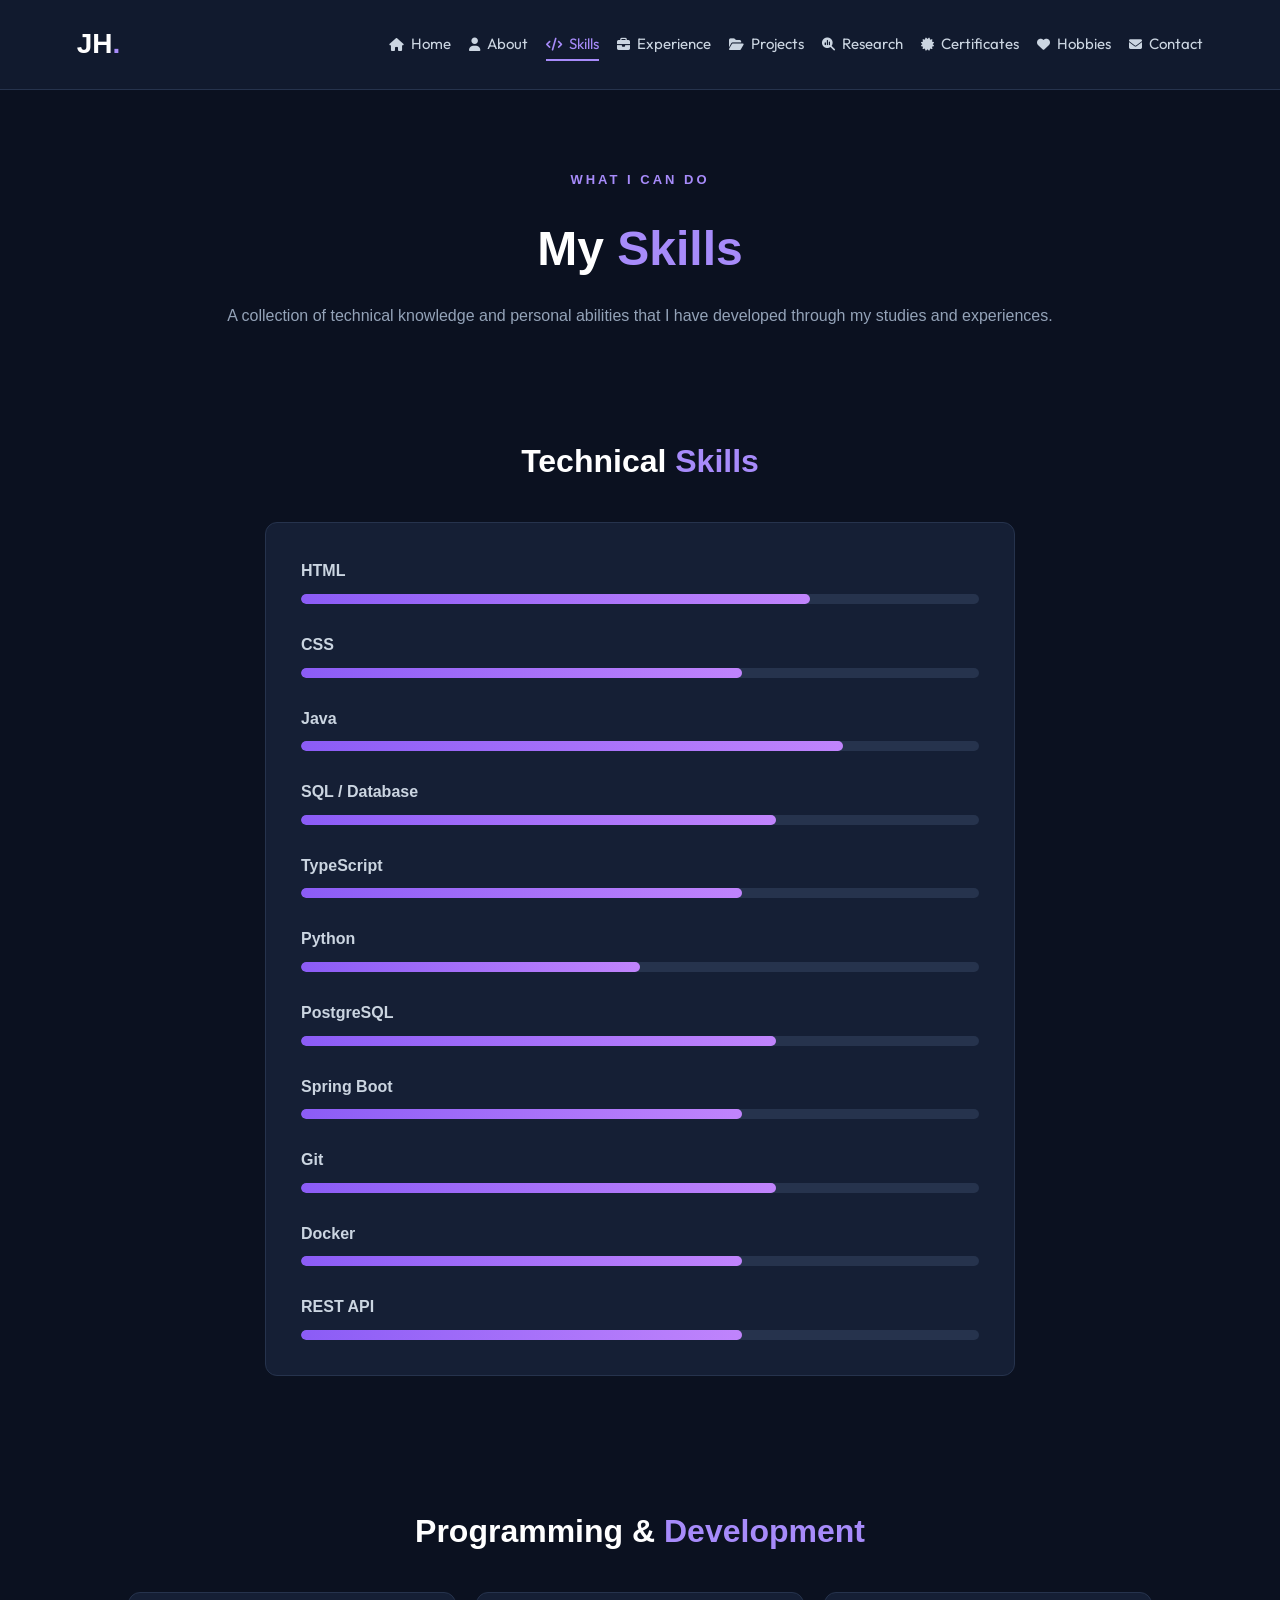
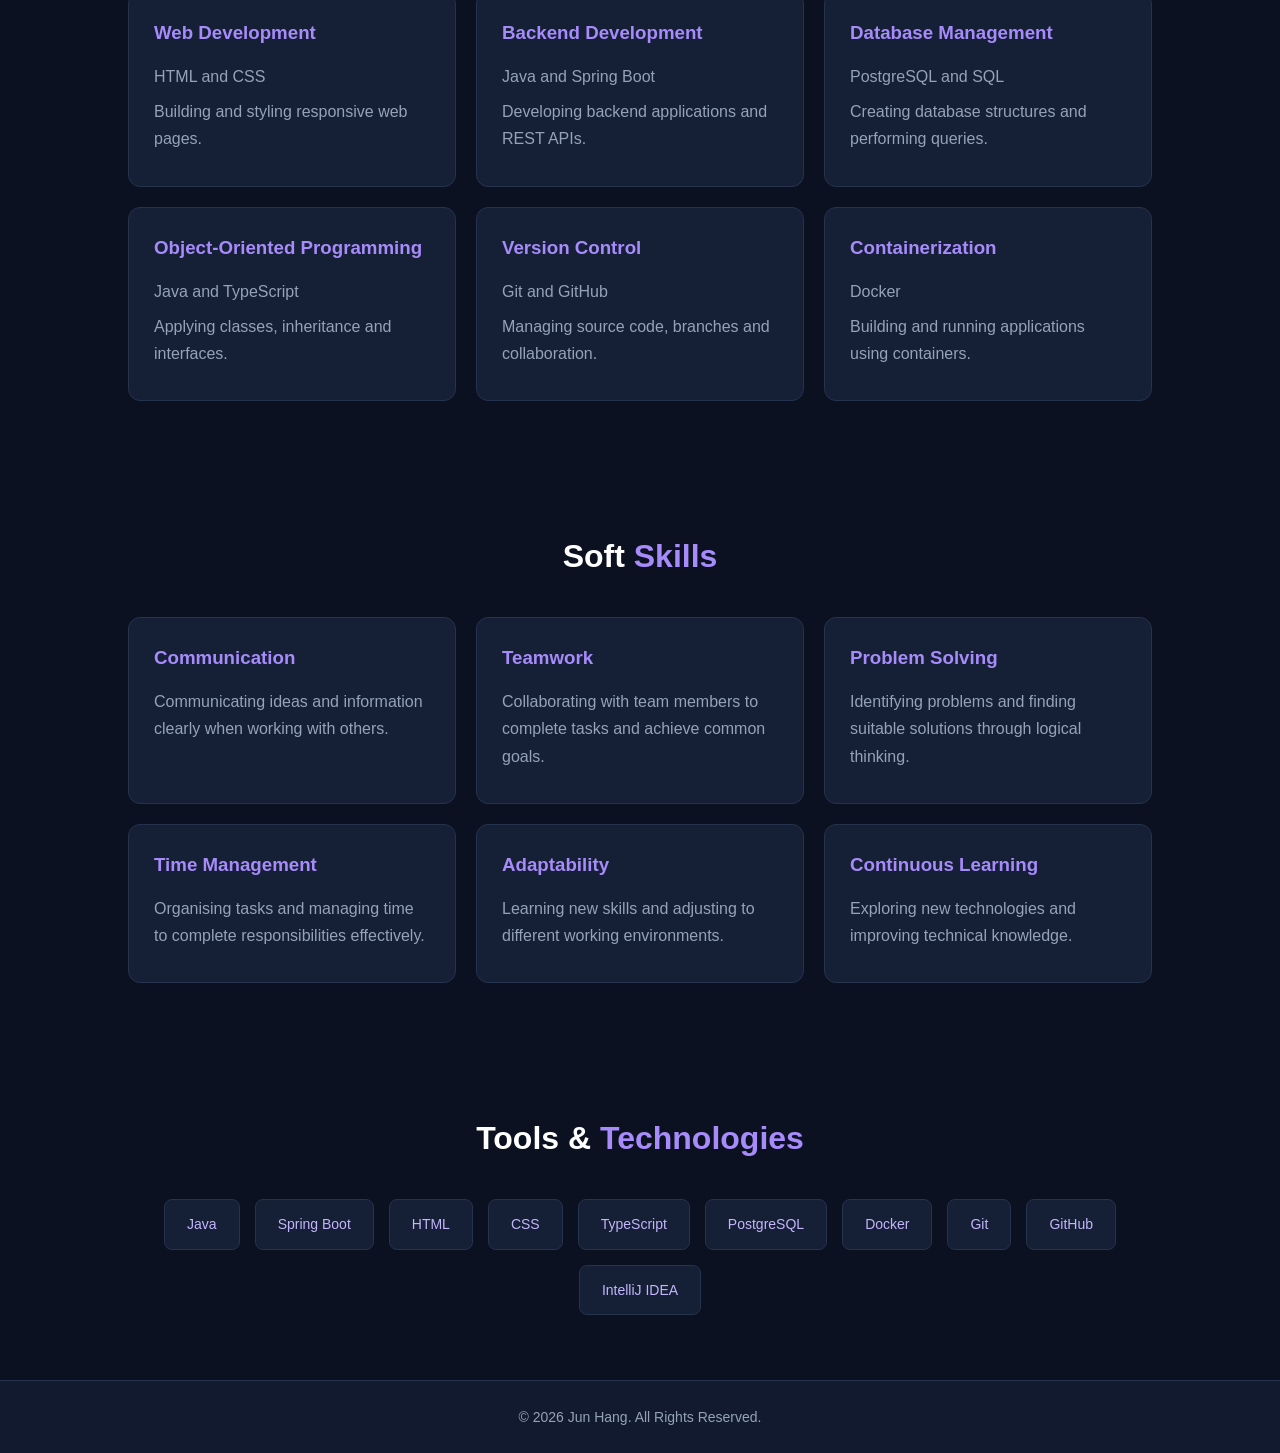
<file: skills.html>
<!DOCTYPE html>
<html lang="en">
<head>
    <meta charset="UTF-8">
    <meta name="viewport" content="width=device-width, initial-scale=1.0">

    <meta name="description" content="Explore Jun Hang's technical skills, programming knowledge and personal abilities.">

    <title>My Skills | Jun Hang</title>

    <link rel="stylesheet" href="style.css">
    <link rel="stylesheet" href="https://cdnjs.cloudflare.com/ajax/libs/font-awesome/6.5.2/css/all.min.css">
    <link rel="icon" type="image/svg+xml" href="favicon.svg">
</head>

<body>

<header class="navbar">
    <a href="index.html" class="logo">JH<span>.</span></a>

    <nav>
        <a href="index.html">
            <i class="fa-solid fa-house"></i> Home
        </a>

        <a href="about.html">
            <i class="fa-solid fa-user"></i> About
        </a>

        <a href="skills.html" class="active">
            <i class="fa-solid fa-code"></i> Skills
        </a>

        <a href="experience.html">
            <i class="fa-solid fa-briefcase"></i> Experience
        </a>

        <a href="projects.html">
            <i class="fa-solid fa-folder-open"></i> Projects
        </a>

        <a href="research.html">
            <i class="fa-solid fa-magnifying-glass-chart"></i> Research
        </a>

        <a href="certifications.html">
            <i class="fa-solid fa-certificate"></i> Certificates
        </a>

        <a href="hobbies.html">
            <i class="fa-solid fa-heart"></i> Hobbies
        </a>

        <a href="contact.html">
            <i class="fa-solid fa-envelope"></i> Contact
        </a>
    </nav>
</header>

<!-- Skills Hero -->
<section class="skills-hero reveal">
    <p class="welcome">WHAT I CAN DO</p>

    <h1>My <span>Skills</span></h1>

    <p>
        A collection of technical knowledge and personal abilities
        that I have developed through my studies and experiences.
    </p>
</section>

<!-- Technical Skills -->
<section class="section reveal">
    <h2>Technical <span>Skills</span></h2>

    <div class="skills-container">

        <div class="skill">
            <p>HTML</p>
            <div class="skill-bar">
                <div class="skill-level html"></div>
            </div>
        </div>

        <div class="skill">
            <p>CSS</p>
            <div class="skill-bar">
                <div class="skill-level css"></div>
            </div>
        </div>

        <div class="skill">
            <p>Java</p>
            <div class="skill-bar">
                <div class="skill-level java"></div>
            </div>
        </div>

        <div class="skill">
            <p>SQL / Database</p>
            <div class="skill-bar">
                <div class="skill-level database"></div>
            </div>
        </div>

        <div class="skill">
            <p>TypeScript</p>
            <div class="skill-bar">
                <div class="skill-level typescript"></div>
            </div>
        </div>

        <div class="skill">
            <p>Python</p>
            <div class="skill-bar">
                <div class="skill-level python"></div>
            </div>
        </div>

        <div class="skill">
            <p>PostgreSQL</p>
            <div class="skill-bar">
                <div class="skill-level postgresql"></div>
            </div>
        </div>

        <div class="skill">
            <p>Spring Boot</p>
            <div class="skill-bar">
                <div class="skill-level springboot"></div>
            </div>
        </div>

        <div class="skill">
            <p>Git</p>
            <div class="skill-bar">
                <div class="skill-level git"></div>
            </div>
        </div>

        <div class="skill">
            <p>Docker</p>
            <div class="skill-bar">
                <div class="skill-level docker"></div>
            </div>
        </div>

        <div class="skill">
            <p>REST API</p>
            <div class="skill-bar">
                <div class="skill-level restapi"></div>
            </div>
        </div>

    </div>
</section>

<!-- Programming and Development -->
<section class="section reveal">
    <h2>Programming & <span>Development</span></h2>

    <div class="card-container">

        <div class="card">
            <h3>Web Development</h3>
            <p>HTML and CSS</p>
            <p>Building and styling responsive web pages.</p>
        </div>

        <div class="card">
            <h3>Backend Development</h3>
            <p>Java and Spring Boot</p>
            <p>Developing backend applications and REST APIs.</p>
        </div>

        <div class="card">
            <h3>Database Management</h3>
            <p>PostgreSQL and SQL</p>
            <p>Creating database structures and performing queries.</p>
        </div>

        <div class="card">
            <h3>Object-Oriented Programming</h3>
            <p>Java and TypeScript</p>
            <p>Applying classes, inheritance and interfaces.</p>
        </div>

        <div class="card">
            <h3>Version Control</h3>
            <p>Git and GitHub</p>
            <p>Managing source code, branches and collaboration.</p>
        </div>

        <div class="card">
            <h3>Containerization</h3>
            <p>Docker</p>
            <p>Building and running applications using containers.</p>
        </div>

    </div>
</section>

<!-- Soft Skills -->
<section class="section reveal">
    <h2>Soft <span>Skills</span></h2>

    <div class="card-container">

        <div class="card">
            <h3>Communication</h3>
            <p>
                Communicating ideas and information clearly
                when working with others.
            </p>
        </div>

        <div class="card">
            <h3>Teamwork</h3>
            <p>
                Collaborating with team members to complete
                tasks and achieve common goals.
            </p>
        </div>

        <div class="card">
            <h3>Problem Solving</h3>
            <p>
                Identifying problems and finding suitable
                solutions through logical thinking.
            </p>
        </div>

        <div class="card">
            <h3>Time Management</h3>
            <p>
                Organising tasks and managing time to
                complete responsibilities effectively.
            </p>
        </div>

        <div class="card">
            <h3>Adaptability</h3>
            <p>
                Learning new skills and adjusting to
                different working environments.
            </p>
        </div>

        <div class="card">
            <h3>Continuous Learning</h3>
            <p>
                Exploring new technologies and improving
                technical knowledge.
            </p>
        </div>

    </div>
</section>


<!-- Tools and Technologies -->
<section class="section reveal">
    <h2>Tools & <span>Technologies</span></h2>

    <div class="tools-container">

        <a href="https://www.oracle.com/java/" target="_blank" rel="noopener noreferrer" class="tool-item">
            Java
        </a>

        <a href="https://spring.io/projects/spring-boot" target="_blank" rel="noopener noreferrer" class="tool-item">
            Spring Boot
        </a>

        <a href="https://developer.mozilla.org/en-US/docs/Web/HTML" target="_blank" rel="noopener noreferrer" class="tool-item">
            HTML
        </a>

        <a href="https://developer.mozilla.org/en-US/docs/Web/CSS" target="_blank" rel="noopener noreferrer" class="tool-item">
            CSS
        </a>

        <a href="https://www.typescriptlang.org/docs/" target="_blank" rel="noopener noreferrer" class="tool-item">
            TypeScript
        </a>

        <a href="https://www.postgresql.org/docs/" target="_blank" rel="noopener noreferrer" class="tool-item">
            PostgreSQL
        </a>

        <a href="https://docs.docker.com/" target="_blank" rel="noopener noreferrer" class="tool-item">
            Docker
        </a>

        <a href="https://git-scm.com/doc" target="_blank" rel="noopener noreferrer" class="tool-item">
            Git
        </a>

        <a href="https://docs.github.com/" target="_blank" rel="noopener noreferrer" class="tool-item">
            GitHub
        </a>

        <a href="https://www.jetbrains.com/idea/" target="_blank" rel="noopener noreferrer" class="tool-item">
            IntelliJ IDEA
        </a>

    </div>
</section>

<!-- Back to Top Button -->
<button id="backToTop" title="Back to Top">
    <i class="fa-solid fa-arrow-up"></i>
</button>

<!-- Footer -->
<footer>
    <p>&copy; 2026 Jun Hang. All Rights Reserved.</p>
</footer>

<script>
    // Scroll Reveal Animation
    const observer = new IntersectionObserver((entries) => {
        entries.forEach(entry => {
            if (entry.isIntersecting) {
                entry.target.classList.add('active');
                observer.unobserve(entry.target);
            }
        });
    }, {
        threshold: 0.15
    });

    document.querySelectorAll('.reveal').forEach(element => {
        observer.observe(element);
    });

    // Back to Top Button
    const backToTop = document.getElementById('backToTop');

    window.addEventListener('scroll', () => {
        if (window.scrollY > 300) {
            backToTop.style.display = 'flex';
        } else {
            backToTop.style.display = 'none';
        }
    });

    backToTop.addEventListener('click', () => {
        window.scrollTo({
            top: 0,
            behavior: 'smooth'
        });
    });
</script>

</body>
</html>
</file>
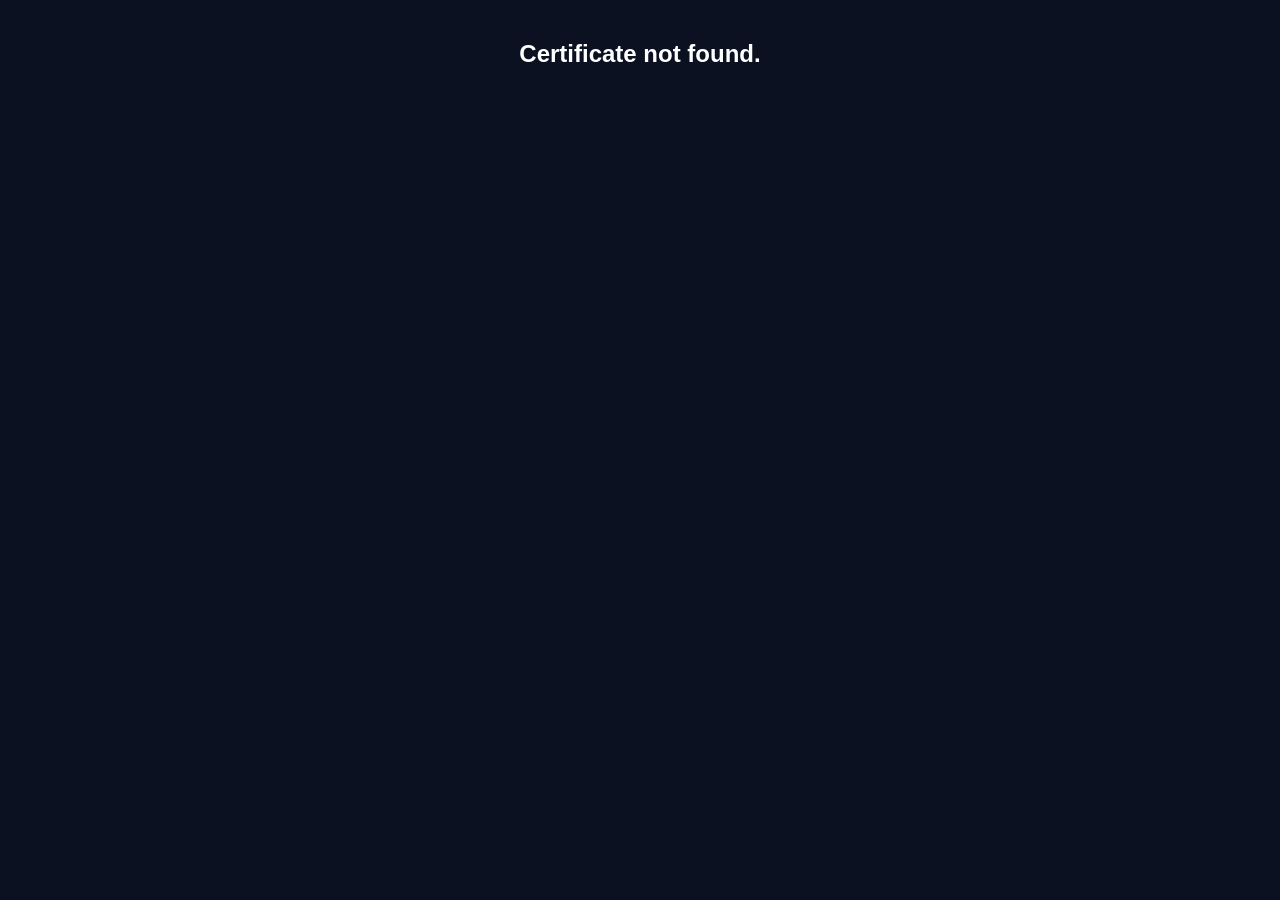
<file: view-certificate.html>
<!DOCTYPE html>
<html lang="en">
<head>
    <meta charset="UTF-8">
    <meta name="viewport" content="width=device-width, initial-scale=1.0">

    <title>View Certificate | Jun Hang</title>

    <link rel="icon" type="image/svg+xml" href="favicon.svg">

    <style>
        * {
            margin: 0;
            padding: 0;
            box-sizing: border-box;
        }

        body {
            background: #0b1120;
            font-family: Arial, sans-serif;
        }

        .pdf-container {
            width: 100%;
            height: 100vh;
        }

        iframe {
            width: 100%;
            height: 100%;
            border: none;
        }
    </style>
</head>
<body>

<div class="pdf-container">
    <iframe id="certificateViewer"></iframe>
</div>

<script>
    const params = new URLSearchParams(window.location.search);
    const certificate = params.get("file");

    const allowedCertificates = [
        "ccna-introduction-to-networks.pdf",
        "oop-certificate.pdf",
        "sem-certificate.pdf",
        "live-streaming-certificate.pdf",
        "shopee-certificate.pdf",
        "payment-gateway-certificate.pdf",
        "whatsapp-business-certificate.pdf",
        "mobile-application-certificate.pdf",
        "tiktok-certificate.pdf"
    ];

    if (allowedCertificates.includes(certificate)) {
        document.getElementById("certificateViewer").src =
            "certificates/" + certificate;
    } else {
        document.body.innerHTML =
            "<h2 style='color:white;text-align:center;padding:40px;'>Certificate not found.</h2>";
    }
</script>

</body>
</html>
</file>
<file: style.css>
@import url('https://fonts.googleapis.com/css2?family=Outfit:wght@400;500;600;700&display=swap');

/* ========================================
   General Settings
======================================== */

* {
    margin: 0;
    padding: 0;
    box-sizing: border-box;
    scroll-behavior: smooth;
}

body {
    font-family: Arial, sans-serif;
    background: #0b1120;
    color: #ffffff;
    line-height: 1.6;
}

/* ========================================
   Navigation Bar
======================================== */

.navbar {
    display: flex;
    justify-content: space-between;
    align-items: center;
    flex-wrap: wrap;
    gap: 20px;
    padding: 22px 6%;
    background: #111a2e;
    position: sticky;
    top: 0;
    z-index: 100;
    border-bottom: 1px solid #26334d;
}

.logo {
    font-size: 28px;
    font-weight: bold;
    color: white;
    text-decoration: none;
    display: inline-block;
    transition: all 0.3s ease;
}

.logo:hover {
    color: #c4b5fd;
    transform: scale(1.1) rotate(-5deg);
    text-shadow: 0 0 15px #a78bfa;
}

.logo span,
h1 span,
h2 span {
    color: #a78bfa;
}

nav {
    display: flex;
    align-items: center;
    justify-content: flex-end;
    flex-wrap: wrap;
    gap: 18px;
}

/* Navigation Links */
nav a {
    display: inline-flex;
    align-items: center;
    gap: 7px;
    font-family: 'Outfit', sans-serif;
    color: #cbd5e1;
    text-decoration: none;
    font-size: 15px;
    position: relative;
    padding: 5px 0;
    transition: color 0.3s ease;
}

/* Underline */
nav a::after {
    content: "";
    position: absolute;
    left: 0;
    bottom: 0;
    width: 0;
    height: 2px;
    background: #a78bfa;
    transition: width 0.3s ease;
}

/* Current Active Page */
nav a.active {
    color: #a78bfa;
}

nav a.active::after {
    width: 100%;
}

/* Hover Effect */
nav:hover a.active:not(:hover) {
    color: #cbd5e1;
}

nav:hover a.active:not(:hover)::after {
    width: 0;
}

nav a:hover {
    color: #a78bfa;
}

nav a:hover::after {
    width: 100%;
}

/* Navigation Icons */
nav a i {
    font-size: 13px;
    transition: all 0.3s ease;
}

/* Icon Hover Effect */
nav a:hover i {
    transform: translateY(-2px);
    color: #a78bfa;
}

/* Active Page Icon */
nav a.active i {
    color: #a78bfa;
}

/* ========================================
   Hero Section
======================================== */

.hero {
    min-height: 520px;
    display: flex;
    align-items: center;
    justify-content: space-between;
    padding: 70px 10%;
    gap: 40px;
}

.hero-text {
    max-width: 600px;
    animation: fadeIn 1s ease;
}

.welcome {
    color: #a78bfa;
    letter-spacing: 3px;
    font-size: 13px;
    font-weight: bold;
    margin-bottom: 20px;
}

.hero h1 {
    font-size: 48px;
    line-height: 1.2;
    margin-bottom: 15px;
}

.hero h2 {
    font-size: 24px;
    color: #cbd5e1;
    margin-bottom: 20px;
}

.description {
    color: #94a3b8;
    line-height: 1.8;
    font-size: 15px;
}

/* ========================================
   Buttons
======================================== */

.hero-buttons {
    margin-top: 30px;
    display: flex;
    gap: 15px;
    flex-wrap: wrap;
}

.btn {
    display: inline-block;
    padding: 13px 25px;
    background: #8b5cf6;
    color: white;
    text-decoration: none;
    border-radius: 8px;
    border: 1px solid #8b5cf6;
    font-size: 14px;
    transition: all 0.3s ease;
}

.btn:hover {
    background: #7c3aed;
    border-color: #7c3aed;
    transform: translateY(-4px);
    box-shadow: 0 8px 20px #8b5cf644;
}

.btn-outline {
    background: transparent;
    border: 1px solid #8b5cf6;
}

.btn-outline:hover {
    background: #8b5cf6;
}

/* ========================================
   Profile Circle
======================================== */

.profile-circle {
    width: 250px;
    height: 250px;
    min-width: 250px;
    border-radius: 50%;
    background: linear-gradient(135deg, #8b5cf6, #312e81);
    display: flex;
    align-items: center;
    justify-content: center;
    font-size: 70px;
    font-weight: bold;
    box-shadow: 0 0 50px #8b5cf655;
    transition: all 0.4s ease;
}

.profile-circle:hover {
    transform: scale(1.08) rotate(5deg);
    box-shadow: 0 0 65px #8b5cf677;
}

/* Profile Image */
.profile-circle img {
    width: 100%;
    height: 100%;
    border-radius: 50%;
    object-fit: cover;
    object-position: center;
}

/* ========================================
   General Sections
======================================== */

.section {
    padding: 65px 10%;
}

.section h2 {
    text-align: center;
    font-size: 32px;
    margin-bottom: 35px;
}

/* ========================================
   About Card
======================================== */

.about-card {
    background: #151f35;
    padding: 30px;
    border-radius: 12px;
    border: 1px solid #26334d;
    line-height: 1.8;
    transition: all 0.3s ease;
}

.about-card:hover {
    border-color: #8b5cf6;
    transform: translateY(-5px);
    box-shadow: 0 10px 25px #8b5cf622;
}

.about-card p {
    color: #94a3b8;
    margin-bottom: 12px;
}

/* ========================================
   Work Experience Spacing
======================================== */

.experience-container {
    display: flex;
    flex-direction: column;
    gap: 20px;
}

/* ========================================
   Education Cards
======================================== */

.card-container {
    display: grid;
    grid-template-columns: repeat(3, 1fr);
    gap: 20px;
}

.card {
    background: #151f35;
    padding: 25px;
    border-radius: 12px;
    border: 1px solid #26334d;
    transition: all 0.3s ease;
}

.card:hover {
    transform: translateY(-8px);
    border-color: #a78bfa;
    box-shadow: 0 10px 25px #8b5cf622;
}

.card h3 {
    color: #a78bfa;
    margin-bottom: 15px;
}

.card p {
    color: #94a3b8;
    margin-bottom: 8px;
    line-height: 1.7;
}

/* Education Icons */
.education-card {
    text-align: center;
}

.education-icon {
    font-size: 45px;
    color: #a78bfa;
    margin-bottom: 20px;
    transition: transform 0.3s ease;
}

.education-card:hover .education-icon {
    transform: scale(1.15);
}

/* School Website Links */
.education-card h3 a {
    color: #ffffff;
    text-decoration: none;
    transition: color 0.3s ease;
}

.education-card h3 a:hover {
    color: #a78bfa;
}

.school-link {
    display: inline-block;
    margin-top: 15px;
    color: #a78bfa;
    text-decoration: none;
    font-size: 14px;
    font-weight: bold;
    transition: all 0.3s ease;
}

.school-link:hover {
    color: #ffffff;
    transform: translateY(-3px);
}

.school-link i {
    margin-left: 5px;
    font-size: 12px;
}

/* ========================================
   Skills
======================================== */

.skill {
    margin-bottom: 25px;
}

.skill p {
    margin-bottom: 10px;
    color: #cbd5e1;
}

.skill-bar {
    height: 10px;
    background: #26334d;
    border-radius: 10px;
    overflow: hidden;
}

.skill-level {
    height: 100%;
    background: linear-gradient(90deg, #8b5cf6, #c084fc);
    border-radius: 10px;
    animation: grow 1.5s ease;
}

.html {
    width: 75%;
}

.css {
    width: 65%;
}

.java {
    width: 80%;
}

.database {
    width: 70%;
}

/* ========================================
   Footer
======================================== */

footer {
    background: #111a2e;
    text-align: center;
    padding: 25px;
    color: #94a3b8;
    font-size: 14px;
    border-top: 1px solid #26334d;
}

/* ========================================
   Animations
======================================== */

@keyframes fadeIn {
    from {
        opacity: 0;
        transform: translateY(25px);
    }

    to {
        opacity: 1;
        transform: translateY(0);
    }
}

@keyframes grow {
    from {
        width: 0;
    }

    to {
        width: var(--skill-width, 100%);
    }
}

/* ========================================
   Hobbies Hero Section
======================================== */

.hobbies-hero {
    text-align: center;
    padding: 80px 10% 40px;
    animation: fadeIn 1s ease;
}

.hobbies-hero h1 {
    font-size: 48px;
    margin-bottom: 15px;
}

.hobbies-hero h1 span {
    color: #a78bfa;
}

.hobbies-hero p:last-child {
    color: #94a3b8;
    line-height: 1.8;
}


/* ========================================
   Responsive Design - Tablet
======================================== */

@media (max-width: 1024px) {

    .navbar {
        padding: 20px 5%;
    }

    nav {
        gap: 13px;
    }

    nav a {
        font-size: 13px;
    }

    .hero {
        padding: 60px 7%;
    }

    .section {
        padding: 55px 7%;
    }

    .card-container {
        grid-template-columns: repeat(2, 1fr);
    }
}

/* ========================================
   Responsive Design - Mobile
======================================== */

@media (max-width: 768px) {

    /* Navigation */

    .navbar {
        flex-direction: column;
        gap: 18px;
        padding: 20px 5%;
    }

    nav {
        justify-content: center;
        gap: 12px;
    }

    nav a {
        font-size: 13px;
    }

    /* Hero */

    .hero {
        flex-direction: column;
        text-align: center;
        padding: 55px 7%;
    }

    .hero h1 {
        font-size: 36px;
    }

    .hero h2 {
        font-size: 21px;
    }

    .hero-buttons {
        justify-content: center;
        flex-wrap: wrap;
    }

    .profile-circle {
        width: 180px;
        height: 180px;
        min-width: 180px;
        font-size: 55px;
    }

    /* General Sections */

    .section {
        padding: 50px 7%;
    }

    .section h2 {
        font-size: 28px;
    }

    /* Cards */

    .card-container,
    .hobby-container {
        grid-template-columns: 1fr;
    }

    .hobbies-hero h1 {
        font-size: 36px;
    }
}

/* ========================================
   Responsive Design - Small Mobile
======================================== */

@media (max-width: 480px) {

    .logo {
        font-size: 25px;
    }

    nav {
        gap: 10px;
    }

    nav a {
        font-size: 12px;
    }

    .hero {
        padding: 45px 6%;
    }

    .hero h1 {
        font-size: 30px;
    }

    .hero h2 {
        font-size: 18px;
    }

    .description {
        font-size: 14px;
    }

    .welcome {
        font-size: 11px;
    }

    .btn {
        padding: 11px 18px;
        font-size: 13px;
    }

    .profile-circle {
        width: 160px;
        height: 160px;
        min-width: 160px;
        font-size: 48px;
    }

    .section h2 {
        font-size: 25px;
    }

    .about-card,
    .card,
    .hobby-card {
        padding: 22px;
    }

    .hobbies-hero h1 {
        font-size: 30px;
    }
}


/* ========================================
   About Page
======================================== */

/* About Hero */

.about-hero {
    text-align: center;
    padding: 80px 10% 40px;
    animation: fadeIn 1s ease;
}

.about-hero h1 {
    font-size: 48px;
    margin-bottom: 15px;
}

.about-hero h1 span {
    color: #a78bfa;
}

.about-hero p:last-child {
    color: #94a3b8;
    line-height: 1.8;
}

/* About Introduction */

.about-intro-container {
    display: flex;
    align-items: center;
    gap: 50px;
    background: #151f35;
    padding: 40px;
    border-radius: 15px;
    border: 1px solid #26334d;
    transition: 0.3s ease;
}

.about-intro-container:hover {
    border-color: #8b5cf6;
    box-shadow: 0 10px 25px #8b5cf622;
}

.about-profile {
    display: flex;
    justify-content: center;
    align-items: center;
}

.about-profile-circle {
    width: 200px;
    height: 200px;
    min-width: 200px;
    border-radius: 50%;
    background: linear-gradient(135deg, #8b5cf6, #312e81);
    display: flex;
    justify-content: center;
    align-items: center;
    font-size: 60px;
    font-weight: bold;
    box-shadow: 0 0 40px #8b5cf655;
    transition: 0.4s ease;
}

.about-profile-circle:hover {
    transform: scale(1.08) rotate(-5deg);
}

/* About Profile Image */
.about-profile-circle img {
    width: 100%;
    height: 100%;
    border-radius: 50%;
    object-fit: cover;
    object-position: center;
    display: block;
}

.about-intro-text h2 {
    font-size: 30px;
    margin-bottom: 10px;
}

.about-intro-text h2 span {
    color: #a78bfa;
}

.about-intro-text h3 {
    color: #cbd5e1;
    font-size: 18px;
    margin-bottom: 20px;
}

.about-intro-text p {
    color: #94a3b8;
    line-height: 1.9;
    margin-bottom: 15px;
}

/* About Page Responsive */

@media (max-width: 768px) {

    .about-hero {
        padding: 60px 7% 30px;
    }

    .about-hero h1 {
        font-size: 36px;
    }

    .about-intro-container {
        flex-direction: column;
        text-align: center;
        padding: 30px 20px;
        gap: 30px;
    }

    .about-profile-circle {
        width: 170px;
        height: 170px;
        min-width: 170px;
        font-size: 50px;
    }

    .about-intro-text h2 {
        font-size: 25px;
    }
}


/* ========================================
   Skills Page
======================================== */

/* Skills Hero */

.skills-hero {
    text-align: center;
    padding: 80px 10% 40px;
    animation: fadeIn 1s ease;
}

.skills-hero h1 {
    font-size: 48px;
    margin-bottom: 15px;
}

.skills-hero h1 span {
    color: #a78bfa;
}

.skills-hero p:last-child {
    color: #94a3b8;
    line-height: 1.8;
}

/* Technical Skills */

.skills-container {
    max-width: 750px;
    margin: auto;
    background: #151f35;
    padding: 35px;
    border-radius: 12px;
    border: 1px solid #26334d;
}

.skill {
    margin-bottom: 28px;
}

.skill:last-child {
    margin-bottom: 0;
}

.skill p {
    font-weight: bold;
}

/* Technical Skills Progress Bars */

.skill-bar {
    width: 100%;
    height: 10px;
    background: #26334d;
    border-radius: 10px;
    overflow: hidden;
}

.skill-level {
    height: 100%;
    border-radius: 10px;
    width: 0;
    animation: grow 2s ease forwards;
}

/* Individual Skill Percentages */

.html {
    --skill-width: 75%;
}

.css {
    --skill-width: 65%;
}

.java {
    --skill-width: 80%;
}

.database {
    --skill-width: 70%;
}

.typescript {
    --skill-width: 65%;
}

.python {
    --skill-width: 50%;
}

.postgresql {
    --skill-width: 70%;
}

.springboot {
    --skill-width: 65%;
}

.git {
    --skill-width: 70%;
}

.docker {
    --skill-width: 65%;
}

.restapi {
    --skill-width: 65%;
}

/* Progress Bar Animation */

@keyframes grow {
    from {
        width: 0;
    }

    to {
        width: var(--skill-width);
    }
}


/* Tools and Technologies */

.tools-container {
    display: flex;
    flex-wrap: wrap;
    justify-content: center;
    gap: 15px;
}

.tool-item {
    display: inline-block;
    background: #151f35;
    color: #c4b5fd;
    padding: 13px 22px;
    border: 1px solid #26334d;
    border-radius: 8px;
    font-size: 14px;
    text-decoration: none;
    cursor: pointer;
    transition: 0.3s ease;
}

.tool-item:hover {
    background: #8b5cf6;
    color: #ffffff;
    border-color: #a78bfa;
    transform: translateY(-5px);
    box-shadow: 0 8px 20px #8b5cf622;
}

/* Skills Page Responsive */

@media (max-width: 768px) {

    .skills-hero {
        padding: 60px 7% 30px;
    }

    .skills-hero h1 {
        font-size: 36px;
    }

    .skills-container {
        padding: 25px 20px;
    }

    .tools-container {
        gap: 10px;
    }

    .tool-item {
        padding: 11px 16px;
        font-size: 13px;
    }
}

@media (max-width: 480px) {

    .skills-hero h1 {
        font-size: 30px;
    }

    .skills-container {
        padding: 20px 15px;
    }
}


/* ========================================
   Experience Page
======================================== */

/* Experience Hero */

.experience-hero {
    text-align: center;
    padding: 80px 10% 40px;
    animation: fadeIn 1s ease;
}

.experience-hero h1 {
    font-size: 48px;
    margin-bottom: 15px;
}

.experience-hero h1 span {
    color: #a78bfa;
}

.experience-hero p:last-child {
    color: #94a3b8;
    line-height: 1.8;
}

/* Work Experience */

.experience-list {
    max-width: 900px;
    margin: auto;
    display: flex;
    flex-direction: column;
    gap: 25px;
}

.experience-card {
    display: flex;
    gap: 25px;
    background: #151f35;
    padding: 30px;
    border: 1px solid #26334d;
    border-radius: 12px;
    transition: 0.3s ease;
}

.experience-card:hover {
    transform: translateY(-5px);
    border-color: #8b5cf6;
    box-shadow: 0 10px 25px #8b5cf622;
}

.experience-icon {
    min-width: 50px;
    height: 50px;
    display: flex;
    justify-content: center;
    align-items: center;
    background: #8b5cf6;
    color: #ffffff;
    border-radius: 12px;
    font-weight: bold;
}

.experience-content {
    flex: 1;
}

.experience-type {
    color: #a78bfa;
    font-size: 12px;
    font-weight: bold;
    letter-spacing: 2px;
    margin-bottom: 10px;
}

.experience-content h3 {
    font-size: 22px;
    margin-bottom: 12px;
}

.experience-description {
    color: #94a3b8;
    line-height: 1.7;
    margin-bottom: 15px;
}

.experience-content ul {
    padding-left: 20px;
    color: #cbd5e1;
    line-height: 1.9;
}

.experience-content li {
    margin-bottom: 5px;
}

/* Experience Tags */

.experience-tags {
    display: flex;
    flex-wrap: wrap;
    gap: 10px;
    margin-top: 20px;
}

.experience-tags span {
    background: #26334d;
    color: #c4b5fd;
    padding: 7px 13px;
    border-radius: 20px;
    font-size: 12px;
}

/* Education Timeline */

.education-timeline {
    max-width: 800px;
    margin: 0 auto;
    position: relative;
    padding-left: 125px;
}

.education-timeline::before {
    content: "";
    position: absolute;
    left: 39px;
    top: 10px;
    bottom: 10px;
    width: 2px;
    background: #8b5cf6;
}

.education-item {
    position: relative;
    margin-bottom: 25px;
}

.education-item:last-child {
    margin-bottom: 0;
}

.education-dot {
    position: absolute;
    left: -136px;
    top: 5px;

    width: 100px;
    height: 100px;

    background: #ffffff;
    border: 3px solid #a78bfa;
    border-radius: 50%;

    display: flex;
    justify-content: center;
    align-items: center;

    z-index: 2;
    overflow: hidden;

    transition: all 0.3s ease;
}

.education-dot img {
    width: 80%;
    height: 80%;
    object-fit: contain;
}

.education-dot:hover {
    transform: scale(1.1);
    box-shadow: 0 0 20px #8b5cf655;
}

.education-card {
    background: #151f35;
    padding: 25px;
    border: 1px solid #26334d;
    border-radius: 12px;
    transition: 0.3s ease;
}

.education-card:hover {
    transform: translateX(5px);
    border-color: #8b5cf6;
}

.education-status {
    color: #a78bfa;
    font-size: 12px;
    font-weight: bold;
    letter-spacing: 1.5px;
    margin-bottom: 10px;
}

.education-card h3 {
    margin-bottom: 10px;
}

.education-card p:last-child {
    color: #94a3b8;
    line-height: 1.7;
}

/* Skills Gained */

.experience-skills {
    max-width: 850px;
    margin: auto;
    display: flex;
    flex-wrap: wrap;
    justify-content: center;
    gap: 15px;
}

.experience-skill {
    background: #151f35;
    color: #c4b5fd;
    padding: 13px 22px;
    border: 1px solid #26334d;
    border-radius: 8px;
    font-size: 14px;
    transition: all 0.3s ease;
    cursor: default;
}

.experience-skill:hover {
    background: #8b5cf6;
    color: #ffffff;
    border-color: #a78bfa;
    transform: translateY(-5px);
    box-shadow: 0 8px 20px #8b5cf622;
}

/* Experience Page Responsive */

@media (max-width: 768px) {

    .experience-hero {
        padding: 60px 7% 30px;
    }

    .experience-hero h1 {
        font-size: 36px;
    }

    .experience-card {
        padding: 22px;
        gap: 15px;
    }

    .experience-content h3 {
        font-size: 19px;
    }

    .education-timeline {
        padding-left: 100px;
    }

    .education-timeline::before {
        left: 32px;
    }

    .education-dot {
        width: 76px;
        height: 76px;
        left: -104px;
    }
}

@media (max-width: 480px) {

    .experience-hero h1 {
        font-size: 30px;
    }

    .experience-card {
        flex-direction: column;
        padding: 20px;
    }

    .experience-icon {
        min-width: 45px;
        width: 45px;
        height: 45px;
    }

    .education-card {
        padding: 20px;
    }

    .experience-skill {
        padding: 11px 15px;
        font-size: 13px;
    }
}


/* ========================================
   Projects Page
======================================== */

/* Projects Hero */

.projects-hero {
    text-align: center;
    padding: 80px 10% 40px;
    animation: fadeIn 1s ease;
}

.projects-hero h1 {
    font-size: 48px;
    margin-bottom: 15px;
}

.projects-hero h1 span {
    color: #a78bfa;
}

.projects-hero p:last-child {
    color: #94a3b8;
    line-height: 1.8;
}

/* Project Cards */

.projects-container {
    max-width: 1100px;
    margin: auto;
    display: grid;
    grid-template-columns: repeat(2, 1fr);
    gap: 25px;
}

.project-card {
    background: #151f35;
    padding: 30px;
    border: 1px solid #26334d;
    border-radius: 12px;
    transition: 0.3s ease;
}

.project-card:hover {
    transform: translateY(-6px);
    border-color: #8b5cf6;
    box-shadow: 0 10px 25px #8b5cf622;
}

.project-number {
    color: #a78bfa;
    font-size: 12px;
    font-weight: bold;
    letter-spacing: 2px;
    margin-bottom: 18px;
}

.project-card h3 {
    font-size: 21px;
    margin-bottom: 15px;
    line-height: 1.5;
}

.project-card > p:not(.project-status) {
    color: #94a3b8;
    line-height: 1.8;
    margin-bottom: 20px;
}

/* Project Technology Tags */

.project-tags {
    display: flex;
    flex-wrap: wrap;
    gap: 9px;
    margin-bottom: 20px;
}

.project-tags span {
    background: #26334d;
    color: #c4b5fd;
    padding: 7px 12px;
    border-radius: 20px;
    font-size: 12px;
}

.project-status {
    display: inline-block;
    color: #a78bfa;
    font-size: 12px;
    font-weight: bold;
    border-top: 1px solid #26334d;
    padding-top: 15px;
    width: 100%;
}

/* Development Approach */

.development-container {
    max-width: 1100px;
    margin: auto;
    display: grid;
    grid-template-columns: repeat(2, 1fr);
    gap: 20px;
}

.development-card {
    background: #151f35;
    padding: 25px;
    border: 1px solid #26334d;
    border-radius: 12px;
    transition: 0.3s ease;
}

.development-card:hover {
    transform: translateY(-5px);
    border-color: #8b5cf6;
}

.development-card h3 {
    color: #a78bfa;
    margin-bottom: 12px;
}

.development-card p {
    color: #94a3b8;
    line-height: 1.8;
}

/* Projects Page Responsive */

@media (max-width: 768px) {

    .projects-hero {
        padding: 60px 7% 30px;
    }

    .projects-hero h1 {
        font-size: 36px;
    }

    .projects-container,
    .development-container {
        grid-template-columns: 1fr;
    }

    .project-card {
        padding: 25px;
    }
}

@media (max-width: 480px) {

    .projects-hero h1 {
        font-size: 30px;
    }

    .project-card {
        padding: 20px;
    }

    .project-card h3 {
        font-size: 19px;
    }
}


/* ========================================
   Research Page
======================================== */

/* Research Hero */

.research-hero {
    text-align: center;
    padding: 80px 10% 40px;
    animation: fadeIn 1s ease;
}

.research-hero h1 {
    font-size: 48px;
    margin-bottom: 15px;
}

.research-hero h1 span {
    color: #a78bfa;
}

.research-hero p:last-child {
    color: #94a3b8;
    line-height: 1.8;
}

/* Research Interests */

.research-interest-container {
    max-width: 1100px;
    margin: auto;
    display: grid;
    grid-template-columns: repeat(3, 1fr);
    gap: 20px;
}

.research-interest-card {
    background: #151f35;
    padding: 25px;
    border: 1px solid #26334d;
    border-radius: 12px;
    transition: 0.3s ease;
}

.research-interest-card:hover {
    transform: translateY(-5px);
    border-color: #8b5cf6;
}

.research-interest-card h3 {
    color: #c4b5fd;
    margin-bottom: 12px;
}

.research-interest-card p {
    color: #94a3b8;
    line-height: 1.8;
}

/* Featured Research */

.research-feature-card {
    max-width: 900px;
    margin: auto;
    background: #151f35;
    padding: 35px;
    border: 1px solid #26334d;
    border-radius: 12px;
    transition: 0.3s ease;
}

.research-feature-card:hover {
    border-color: #8b5cf6;
    box-shadow: 0 10px 25px #8b5cf622;
}

.research-label {
    display: inline-block;
    color: #a78bfa;
    font-size: 12px;
    font-weight: bold;
    letter-spacing: 2px;
    margin-bottom: 18px;
}

.research-feature-card h3 {
    font-size: 23px;
    line-height: 1.5;
    margin-bottom: 18px;
}

.research-description {
    color: #94a3b8;
    line-height: 1.8;
    margin-bottom: 25px;
}

/* Research Subsections */

.research-subsection {
    margin-top: 25px;
}

.research-subsection h4 {
    color: #c4b5fd;
    margin-bottom: 12px;
    font-size: 16px;
}

.research-subsection ul {
    padding-left: 22px;
    color: #cbd5e1;
    line-height: 1.9;
}

.research-subsection p {
    color: #94a3b8;
    line-height: 1.8;
}

/* Research Tags */

.research-tags {
    display: flex;
    flex-wrap: wrap;
    gap: 10px;
}

.research-tags span {
    background: #26334d;
    color: #c4b5fd;
    padding: 8px 13px;
    border-radius: 20px;
    font-size: 12px;
}

/* Research Status */

.research-status {
    border-top: 1px solid #26334d;
    padding-top: 18px;
    margin-top: 25px;
    color: #a78bfa;
    font-size: 13px;
    font-weight: bold;
}

/* Research Skills */

.research-skills-container {
    max-width: 1100px;
    margin: auto;
    display: grid;
    grid-template-columns: repeat(2, 1fr);
    gap: 20px;
}

.research-skill-card {
    background: #151f35;
    padding: 25px;
    border: 1px solid #26334d;
    border-radius: 12px;
    transition: 0.3s ease;
}

.research-skill-card:hover {
    transform: translateY(-5px);
    border-color: #8b5cf6;
}

.research-skill-card h3 {
    color: #c4b5fd;
    margin-bottom: 12px;
}

.research-skill-card p {
    color: #94a3b8;
    line-height: 1.8;
}

/* Research Page Responsive */

@media (max-width: 768px) {

    .research-hero {
        padding: 60px 7% 30px;
    }

    .research-hero h1 {
        font-size: 36px;
    }

    .research-interest-container {
        grid-template-columns: 1fr;
    }

    .research-feature-card {
        padding: 25px;
    }

    .research-skills-container {
        grid-template-columns: 1fr;
    }
}

@media (max-width: 480px) {

    .research-hero h1 {
        font-size: 30px;
    }

    .research-feature-card {
        padding: 20px;
    }

    .research-feature-card h3 {
        font-size: 20px;
    }
}




/* ========================================
   Certifications & Achievements Page
======================================== */


/* Certifications Hero */

.certifications-hero {
    text-align: center;
    padding: 80px 10% 40px;
    animation: fadeIn 1s ease;
}

.certifications-hero h1 {
    font-size: 48px;
    margin-bottom: 15px;
}

.certifications-hero h1 span {
    color: #a78bfa;
}

.certifications-hero p:last-child {
    color: #94a3b8;
    line-height: 1.8;
    max-width: 750px;
    margin: auto;
}


/* General Certification Sections */

.certification-section {
    padding: 40px 10%;
    text-align: center;
}

.certification-section h2 {
    font-size: 30px;
    margin-bottom: 12px;
}

.certification-section h2 span {
    color: #a78bfa;
}

.certification-description {
    color: #94a3b8;
    font-size: 14px;
    line-height: 1.8;
    margin-bottom: 30px;
}


/* Academic Qualifications */

.qualification-container {
    max-width: 850px;
    margin: auto;
    display: grid;
    grid-template-columns: repeat(2, 1fr);
    gap: 20px;
}

.qualification-card {
    background: #151f35;
    padding: 30px 25px;
    border: 1px solid #26334d;
    border-radius: 12px;
    transition: 0.3s ease;
}

.qualification-card:hover {
    transform: translateY(-5px);
    border-color: #8b5cf6;
    box-shadow: 0 8px 20px #8b5cf622;
}

.certification-icon {
    font-size: 35px;
    margin-bottom: 18px;
}

.qualification-card h3 {
    font-size: 22px;
    margin-bottom: 10px;
}

.institution {
    color: #94a3b8;
    font-size: 14px;
    margin-bottom: 18px;
}

.result-highlight {
    color: #a78bfa;
    font-size: 32px;
    font-weight: bold;
    margin: 15px 0;
}

.result-label {
    color: #94a3b8;
    font-size: 13px;
}


/* Academic Achievements */

.dean-container {
    max-width: 950px;
    margin: auto;
}

.dean-card {
    background: #151f35;
    padding: 35px;
    border: 1px solid #26334d;
    border-radius: 12px;
    text-align: center;
    transition: 0.3s ease;
}

.dean-card:hover {
    transform: translateY(-5px);
    border-color: #8b5cf6;
    box-shadow: 0 8px 20px #8b5cf622;
}

.dean-card h3 {
    font-size: 25px;
    margin-bottom: 12px;
}

.dean-description {
    max-width: 650px;
    margin: auto;
    color: #94a3b8;
    line-height: 1.8;
}

.semester-list {
    display: flex;
    justify-content: center;
    flex-wrap: wrap;
    gap: 15px;
    margin-top: 25px;
}

.semester-list span {
    background: #0b1120;
    color: #a78bfa;
    padding: 12px 20px;
    border: 1px solid #26334d;
    border-radius: 8px;
    font-size: 13px;
    font-weight: bold;
    transition: 0.3s ease;
}

.semester-list span:hover {
    border-color: #8b5cf6;
    transform: translateY(-3px);
}

.achievement-summary {
    margin-top: 25px;
    color: #c4b5fd;
    font-size: 14px;
    font-weight: bold;
}


/* Technical and Online Certificates */

.certificates-container {
    display: grid;
    grid-template-columns: repeat(3, 1fr);
    gap: 20px;
}

.certificate-card {
    background: #151f35;
    padding: 28px 22px;
    border: 1px solid #26334d;
    border-radius: 12px;
    transition: 0.3s ease;
}

.certificate-card:hover {
    transform: translateY(-5px);
    border-color: #8b5cf6;
    box-shadow: 0 8px 20px #8b5cf622;
}

.certificate-card h3 {
    font-size: 17px;
    line-height: 1.5;
    margin-bottom: 12px;
}

.certificate-card p {
    color: #94a3b8;
    font-size: 13px;
    line-height: 1.8;
    min-height: 70px;
}

.certificate-category {
    display: inline-block;
    margin-top: 18px;
    padding: 7px 16px;
    background: #0b1120;
    color: #a78bfa;
    border: 1px solid #26334d;
    border-radius: 20px;
    font-size: 12px;
    font-weight: bold;
}


/* View Certificate Link */

.certificate-action {
    margin-top: 22px;
}

.view-certificate {
    display: inline-flex;
    align-items: center;
    justify-content: center;
    gap: 8px;
    padding: 11px 20px;
    background: #8b5cf6;
    color: #ffffff;
    border: 1px solid #8b5cf6;
    border-radius: 8px;
    font-size: 13px;
    font-weight: bold;
    text-decoration: none;
    transition: all 0.3s ease;
}

.view-certificate:hover {
    background: #7c3aed;
    border-color: #a78bfa;
    transform: translateY(-3px);
    box-shadow: 0 8px 18px #8b5cf644;
}

.view-certificate span {
    font-size: 16px;
    transition: transform 0.3s ease;
}

.view-certificate:hover span {
    transform: translate(3px, -3px);
}


/* Responsive Design */

@media (max-width: 1024px) {

    .certificates-container {
        grid-template-columns: repeat(2, 1fr);
    }

}


@media (max-width: 768px) {

    .certifications-hero {
        padding: 60px 7% 30px;
    }

    .certifications-hero h1 {
        font-size: 36px;
    }

    .certification-section {
        padding: 35px 7%;
    }

    .qualification-container {
        grid-template-columns: 1fr;
    }

    .certificates-container {
        grid-template-columns: repeat(2, 1fr);
    }

    .dean-card {
        padding: 25px;
    }

}


@media (max-width: 480px) {

    .certifications-hero h1 {
        font-size: 30px;
    }

    .certification-section h2 {
        font-size: 25px;
    }

    .certificates-container {
        grid-template-columns: 1fr;
    }

    .dean-card {
        padding: 20px;
    }

    .semester-list {
        flex-direction: column;
    }

    .semester-list span {
        width: 100%;
    }

}





/* ========================================
   Hobbies & Interests Page
======================================== */


/* Hobbies Hero */

.hobbies-hero {
    text-align: center;
    padding: 85px 10% 55px;
    animation: fadeIn 1s ease;
}

.hobbies-hero h1 {
    font-size: 48px;
    margin-bottom: 18px;
}

.hobbies-hero h1 span {
    color: #a78bfa;
}

.hobbies-hero p:last-of-type {
    color: #94a3b8;
    line-height: 1.8;
    max-width: 700px;
    margin: auto;
}

.hobbies-hero-line {
    width: 55px;
    height: 3px;
    background: #8b5cf6;
    border-radius: 5px;
    margin: 28px auto 15px;
}

.hobbies-subtitle {
    color: #64748b;
    font-size: 13px;
}


/* Section Heading */

.hobbies-section {
    padding: 45px 10% 65px;
    text-align: center;
}

.hobbies-section-heading {
    max-width: 700px;
    margin: 0 auto 40px;
}

.hobbies-label {
    color: #a78bfa;
    font-size: 12px;
    font-weight: bold;
    letter-spacing: 2px;
    margin-bottom: 12px;
    transition: color 0.3s ease, text-shadow 0.3s ease;
}

.hobbies-label:hover {
    color: #c4b5fd;
    text-shadow: 0 0 10px #a78bfa66;
}

.hobbies-section h2,
.hobbies-message h2,
.lifestyle-text h2 {
    font-size: 30px;
    margin-bottom: 15px;
}

.hobbies-section h2 span,
.hobbies-message h2 span,
.lifestyle-text h2 span {
    color: #a78bfa;
}

.hobbies-description {
    color: #94a3b8;
    font-size: 14px;
    line-height: 1.8;
}


/* Hobbies Cards */

.hobbies-container {
    display: grid;
    grid-template-columns: repeat(2, 1fr);
    gap: 22px;
    max-width: 950px;
    margin: auto;
    text-align: left;
}

.hobby-card {
    position: relative;
    display: flex;
    flex-direction: column;
    background: #151f35;
    padding: 30px;
    border: 1px solid #26334d;
    border-radius: 12px;
    min-height: 290px;
    transition: all 0.3s ease;
}

.hobby-card:hover {
    transform: translateY(-7px);
    border-color: #8b5cf6;
    box-shadow: 0 10px 25px #8b5cf622;
}

.hobby-card-top {
    display: flex;
    justify-content: space-between;
    align-items: center;
    margin-bottom: 28px;
}

.hobby-number {
    color: #64748b;
    font-size: 13px;
    font-weight: bold;
}

.hobby-category {
    color: #a78bfa;
    font-size: 10px;
    font-weight: bold;
    letter-spacing: 1.2px;
}

.hobby-icon {
    display: flex;
    justify-content: center;
    align-items: center;
    width: 58px;
    height: 58px;
    background: #8b5cf620;
    border: 1px solid #8b5cf640;
    border-radius: 12px;
    font-size: 28px;
    margin-bottom: 20px;
    transition: all 0.3s ease;
}

.hobby-card:hover .hobby-icon {
    background: #8b5cf6;
    transform: scale(1.08);
}

.hobby-card h3 {
    color: #ffffff;
    font-size: 19px;
    margin-bottom: 12px;
    transition: color 0.3s ease;
}

.hobby-card:hover h3 {
    color: #c4b5fd;
}

.hobby-card p {
    color: #94a3b8;
    font-size: 14px;
    line-height: 1.8;
    margin-bottom: 22px;
    transition: color 0.3s ease;
}

.hobby-card:hover p {
    color: #cbd5e1;
}

.hobby-card-footer {
    display: flex;
    justify-content: space-between;
    align-items: center;
    border-top: 1px solid #26334d;
    padding-top: 15px;
    margin-top: auto;
    color: #a78bfa;
    font-size: 12px;
    font-weight: bold;
}

.hobby-arrow {
    font-size: 18px;
    transition: transform 0.3s ease;
}

.hobby-card:hover .hobby-arrow {
    transform: translate(3px, -3px);
}


/* Lifestyle Section */

.hobbies-lifestyle {
    padding: 45px 10% 65px;
}

.lifestyle-content {
    display: grid;
    grid-template-columns: 1.2fr 1fr;
    align-items: center;
    gap: 50px;
    max-width: 950px;
    margin: auto;
    padding: 45px;
    background: #111a2e;
    border: 1px solid #26334d;
    border-radius: 14px;
    transition: all 0.3s ease;
}

/* Lifestyle Box Hover */

.lifestyle-content:hover {
    transform: translateY(-7px);
    border-color: #8b5cf6;
    box-shadow: 0 10px 25px #8b5cf622;
}

.lifestyle-text h2 {
    line-height: 1.4;
}

.lifestyle-text p:last-child {
    color: #94a3b8;
    font-size: 14px;
    line-height: 1.9;
}


/* Lifestyle Points */

.lifestyle-points {
    display: flex;
    flex-direction: column;
    gap: 12px;
}

.lifestyle-point {
    display: flex;
    align-items: flex-start;
    gap: 15px;
    padding: 12px;
    border: 1px solid transparent;
    border-radius: 10px;
    transition: all 0.3s ease;
    cursor: default;
}

.lifestyle-point:hover {
    transform: translateY(-5px);
    background: #151f35;
    border-color: #8b5cf6;
    box-shadow: 0 5px 15px #8b5cf622;
}

.lifestyle-point-icon {
    display: flex;
    justify-content: center;
    align-items: center;
    min-width: 35px;
    height: 35px;
    background: #8b5cf620;
    color: #a78bfa;
    border-radius: 8px;
    font-size: 18px;
    transition: all 0.3s ease;
}

.lifestyle-point:hover .lifestyle-point-icon {
    background: #8b5cf6;
    color: #ffffff;
    box-shadow: 0 0 15px #8b5cf666;
}

.lifestyle-point h3 {
    font-size: 16px;
    margin-bottom: 5px;
    transition: color 0.3s ease;
}

.lifestyle-point:hover h3 {
    color: #a78bfa;
}

.lifestyle-point p {
    color: #94a3b8;
    font-size: 13px;
    line-height: 1.6;
    transition: color 0.3s ease;
}

.lifestyle-point:hover p {
    color: #cbd5e1;
}


/* Personal Development */

.hobbies-development {
    padding: 20px 10% 75px;
    text-align: center;
}

.hobbies-message {
    max-width: 850px;
    margin: auto;
    padding: 45px 40px;
    background: #151f35;
    border: 1px solid #26334d;
    border-radius: 12px;
    transition: all 0.3s ease;
}

.hobbies-message:hover {
    transform: translateY(-7px);
    border-color: #8b5cf6;
    box-shadow: 0 8px 20px #8b5cf622;
}

.hobbies-message h2 {
    margin-bottom: 18px;
}

.hobbies-message p:last-child {
    color: #94a3b8;
    font-size: 14px;
    line-height: 1.9;
}


/* Responsive Design */

@media (max-width: 768px) {

    .hobbies-hero {
        padding: 60px 7% 40px;
    }

    .hobbies-hero h1 {
        font-size: 36px;
    }

    .hobbies-section {
        padding: 35px 7% 50px;
    }

    .hobbies-container {
        grid-template-columns: 1fr;
        max-width: 500px;
    }

    .hobby-card {
        min-height: auto;
    }

    .hobbies-lifestyle {
        padding: 30px 7% 50px;
    }

    .lifestyle-content {
        grid-template-columns: 1fr;
        gap: 35px;
        padding: 30px;
    }

    .hobbies-development {
        padding: 15px 7% 55px;
    }

    .hobbies-message {
        padding: 35px 25px;
    }

}


@media (max-width: 480px) {

    .hobbies-hero h1 {
        font-size: 30px;
    }

    .hobbies-section h2,
    .hobbies-message h2,
    .lifestyle-text h2 {
        font-size: 25px;
    }

    .hobby-card {
        padding: 25px 22px;
    }

    .lifestyle-content {
        padding: 25px 20px;
    }

    .hobbies-message {
        padding: 28px 20px;
    }

}


/* ========================================
   Contact Page
======================================== */


/* Contact Hero */

.contact-hero {
    text-align: center;
    padding: 85px 10% 45px;
    animation: fadeIn 1s ease;
}

.contact-hero h1 {
    font-size: 48px;
    margin-bottom: 15px;
}

.contact-hero h1 span {
    color: #a78bfa;
}

.contact-hero p:last-child {
    color: #94a3b8;
    max-width: 750px;
    margin: auto;
    line-height: 1.8;
}


/* Contact Sections */

.contact-section {
    padding: 40px 10% 55px;
    text-align: center;
}

.contact-section h2 {
    font-size: 30px;
    margin-bottom: 12px;
}

.contact-section h2 span {
    color: #a78bfa;
}

.contact-description {
    color: #94a3b8;
    font-size: 14px;
    line-height: 1.8;
    margin-bottom: 30px;
}


/* Contact Information Cards */

.contact-container {
    display: grid;
    grid-template-columns: repeat(3, 1fr);
    gap: 20px;
    max-width: 1050px;
    margin: auto;
}

.contact-card {
    background: #151f35;
    padding: 30px 22px;
    border: 1px solid #26334d;
    border-radius: 12px;
    transition: all 0.3s ease;
}

.contact-card:hover {
    transform: translateY(-7px);
    border-color: #8b5cf6;
    box-shadow: 0 8px 20px #8b5cf622;
}

.contact-icon {
    display: flex;
    align-items: center;
    justify-content: center;
    width: 55px;
    height: 55px;
    margin: 0 auto 18px;
    background: #8b5cf622;
    color: #a78bfa;
    border: 1px solid #8b5cf644;
    border-radius: 12px;
    font-size: 25px;
    font-weight: bold;
    transition: all 0.3s ease;
}

.contact-card:hover .contact-icon {
    background: #8b5cf6;
    color: #ffffff;
    transform: scale(1.08);
}

.contact-card h3 {
    font-size: 20px;
    margin-bottom: 12px;
}

.contact-card p {
    color: #94a3b8;
    font-size: 13px;
    line-height: 1.8;
    min-height: 70px;
    margin-bottom: 18px;
}

.contact-link {
    display: inline-block;
    color: #a78bfa;
    font-size: 13px;
    font-weight: bold;
    text-decoration: none;
    transition: all 0.3s ease;
}

.contact-link:hover {
    color: #ffffff;
    transform: translateY(-2px);
}

/* Email Address */
.email-address {
    color: #c4b5fd !important;
    font-size: 14px !important;
    font-weight: bold;
    min-height: auto !important;
    margin-bottom: 15px !important;
    word-break: break-word;
}

/* Email Actions */
.email-actions {
    display: flex;
    align-items: center;
    justify-content: center;
    flex-wrap: wrap;
    gap: 15px;
}

/* Copy Email Button */
.copy-email-button {
    display: inline-flex;
    align-items: center;
    gap: 7px;
    background: transparent;
    color: #a78bfa;
    border: 1px solid #8b5cf6;
    border-radius: 6px;
    padding: 7px 12px;
    font-size: 12px;
    cursor: pointer;
    transition: all 0.3s ease;
}

.copy-email-button:hover {
    background: #8b5cf6;
    color: #ffffff;
    transform: translateY(-2px);
}

/* Phone Number */
.phone-number {
    color: #c4b5fd !important;
    font-size: 14px !important;
    font-weight: bold;
    min-height: auto !important;
    margin-bottom: 15px !important;
}

/* Contact Form Container */

.contact-form-container {
    max-width: 750px;
    margin: auto;
    padding: 35px;
    background: #151f35;
    border: 1px solid #26334d;
    border-radius: 12px;
    text-align: left;
    transition: all 0.3s ease;
}

.contact-form-container:hover {
    border-color: #8b5cf6;
    box-shadow: 0 8px 20px #8b5cf622;
}

.contact-form {
    display: flex;
    flex-direction: column;
    gap: 20px;
}

.form-group {
    display: flex;
    flex-direction: column;
    gap: 9px;
}

.form-group label {
    color: #e2e8f0;
    font-size: 14px;
    font-weight: bold;
}

.form-group input,
.form-group textarea {
    width: 100%;
    padding: 13px 15px;
    background: #0b1120;
    color: #ffffff;
    border: 1px solid #26334d;
    border-radius: 8px;
    outline: none;
    font-family: Arial, sans-serif;
    font-size: 14px;
    transition: all 0.3s ease;
}

.form-group input {
    height: 45px;
}

.form-group textarea {
    resize: vertical;
    min-height: 140px;
    line-height: 1.6;
}

.form-group input::placeholder,
.form-group textarea::placeholder {
    color: #64748b;
}

.form-group input:focus,
.form-group textarea:focus {
    border-color: #8b5cf6;
    box-shadow: 0 0 0 3px #8b5cf622;
}

/* Resume Section */
.resume-section {
    text-align: center;
    max-width: 850px;
    margin: 0 auto;
    padding: 45px 10%;
}

.resume-section h2 {
    margin-bottom: 15px;
}

.resume-section p {
    color: #94a3b8;
    font-size: 14px;
    line-height: 1.8;
    margin-bottom: 20px;
}

/* Send Message Button */

.contact-submit {
    display: inline-flex;
    align-items: center;
    justify-content: center;
    gap: 10px;
    align-self: flex-start;
    padding: 13px 25px;
    background: #8b5cf6;
    color: #ffffff;
    border: 1px solid #8b5cf6;
    border-radius: 8px;
    font-size: 14px;
    font-weight: bold;
    cursor: pointer;
    transition: all 0.3s ease;
}

.contact-submit:hover {
    background: #7c3aed;
    border-color: #a78bfa;
    transform: translateY(-4px);
    box-shadow: 0 8px 18px #8b5cf644;
}

.contact-submit span {
    transition: transform 0.3s ease;
}

.contact-submit:hover span {
    transform: translateX(4px);
}


/* Closing Message */

.contact-closing {
    padding: 25px 10% 75px;
    text-align: center;
}

.contact-closing-content {
    max-width: 850px;
    margin: auto;
    padding: 45px 35px;
    background: #111a2e;
    border: 1px solid #26334d;
    border-radius: 12px;
    transition: all 0.3s ease;
}

.contact-closing-content:hover {
    transform: translateY(-5px);
    border-color: #8b5cf6;
    box-shadow: 0 8px 20px #8b5cf622;
}

.contact-closing-content h2 {
    font-size: 28px;
    margin-bottom: 15px;
}

.contact-closing-content h2 span {
    color: #a78bfa;
}

.contact-closing-content p:last-child {
    color: #94a3b8;
    font-size: 14px;
    line-height: 1.8;
    max-width: 650px;
    margin: auto;
}


/* Responsive Design */

@media (max-width: 1024px) {

    .contact-container {
        grid-template-columns: repeat(2, 1fr);
    }

}


@media (max-width: 768px) {

    .contact-hero {
        padding: 60px 7% 35px;
    }

    .contact-hero h1 {
        font-size: 36px;
    }

    .contact-section {
        padding: 35px 7%;
    }

    .contact-container {
        grid-template-columns: 1fr;
        max-width: 500px;
    }

    .contact-form-container {
        padding: 25px;
    }

    .contact-closing {
        padding: 20px 7% 55px;
    }

    .contact-closing-content {
        padding: 35px 25px;
    }

}


@media (max-width: 480px) {

    .contact-hero h1 {
        font-size: 30px;
    }

    .contact-section h2 {
        font-size: 25px;
    }

    .contact-form-container {
        padding: 20px;
    }

    .contact-submit {
        width: 100%;
    }

    .contact-closing-content {
        padding: 30px 20px;
    }

    .contact-closing-content h2 {
        font-size: 24px;
    }

}

/* Scroll Reveal Animation */
.reveal {
    opacity: 0;
    transform: translateY(50px);
    transition: opacity 0.8s ease, transform 0.8s ease;
}

.reveal.active {
    opacity: 1;
    transform: translateY(0);
}

/* Back to Top Button */
#backToTop {
    position: fixed;
    bottom: 15px;
    right: 30px;
    width: 45px;
    height: 45px;
    border: none;
    border-radius: 50%;
    background: #8b5cf6;
    color: white;
    font-size: 18px;
    cursor: pointer;
    display: none;
    align-items: center;
    justify-content: center;
    box-shadow: 0 0 15px #8b5cf655;
    transition: all 0.3s ease;
    z-index: 999;
}

#backToTop:hover {
    background: #a78bfa;
    transform: translateY(-5px);
}
</file>
